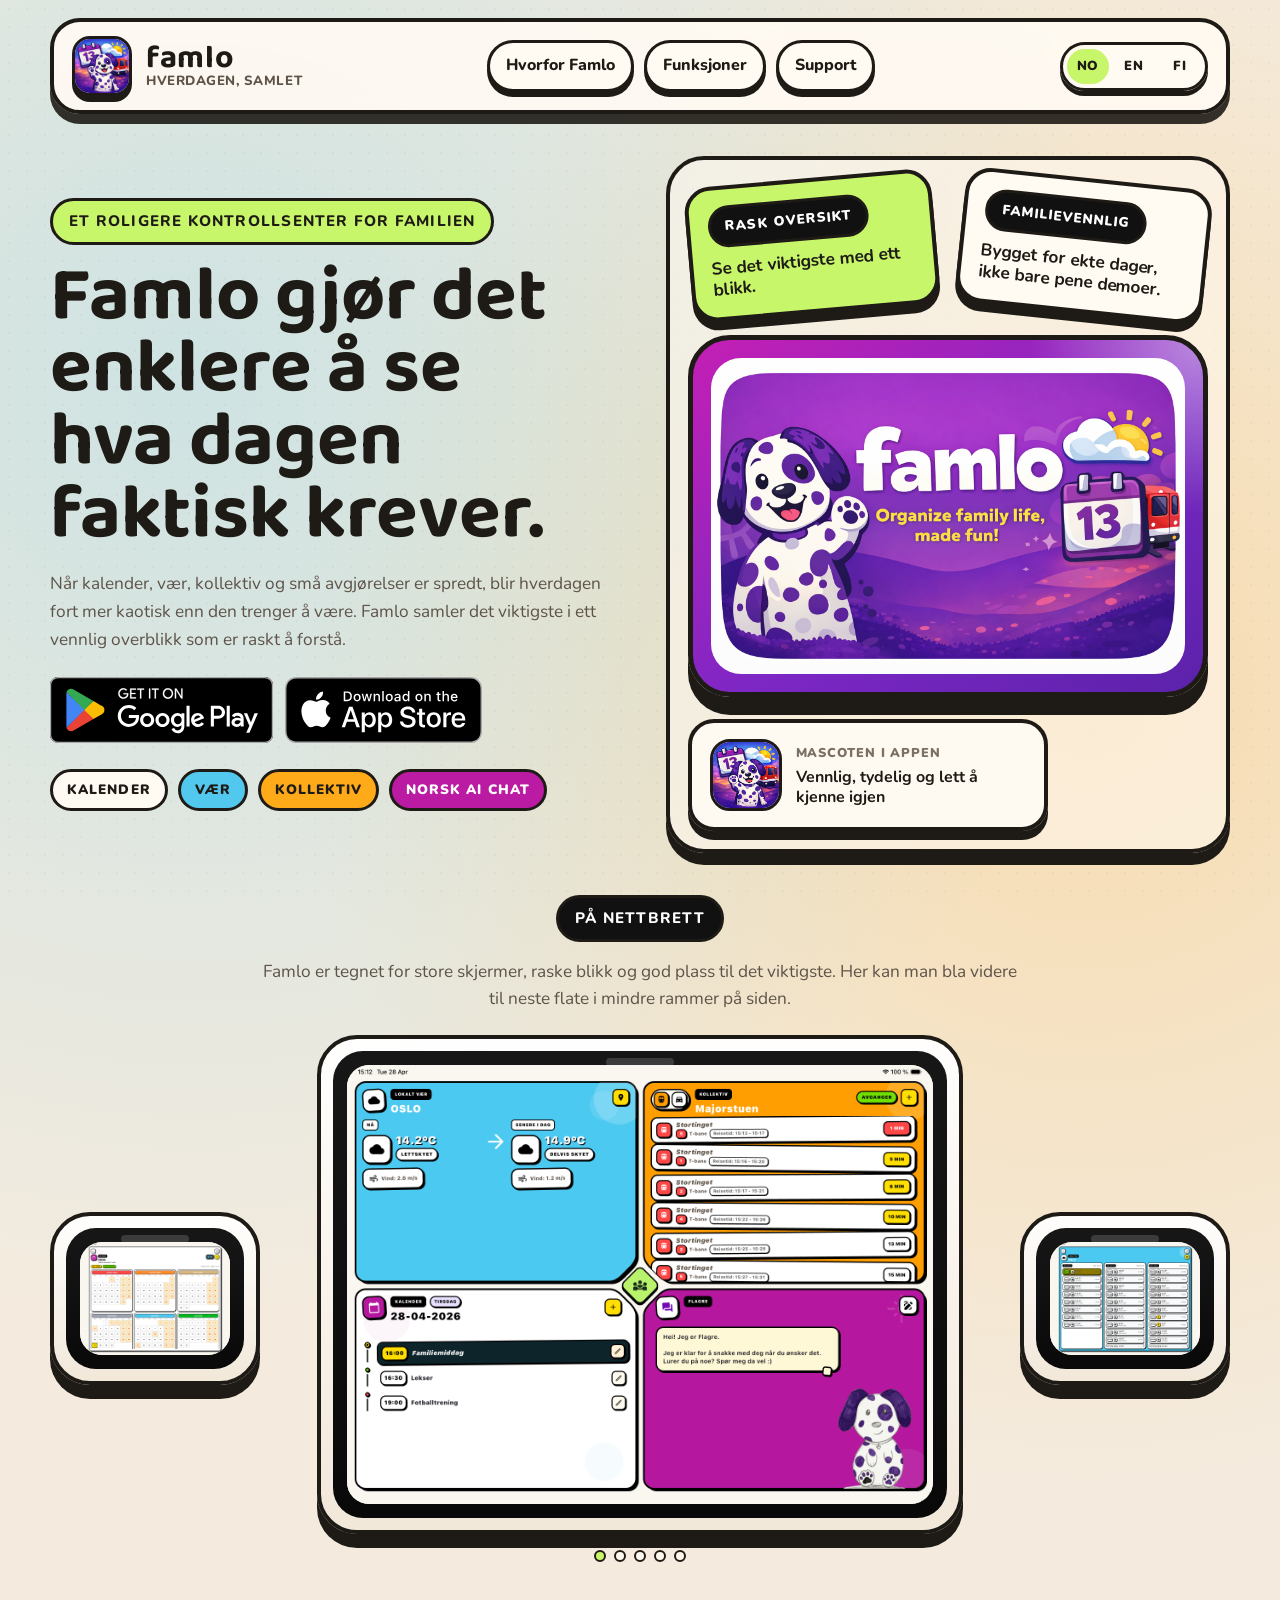
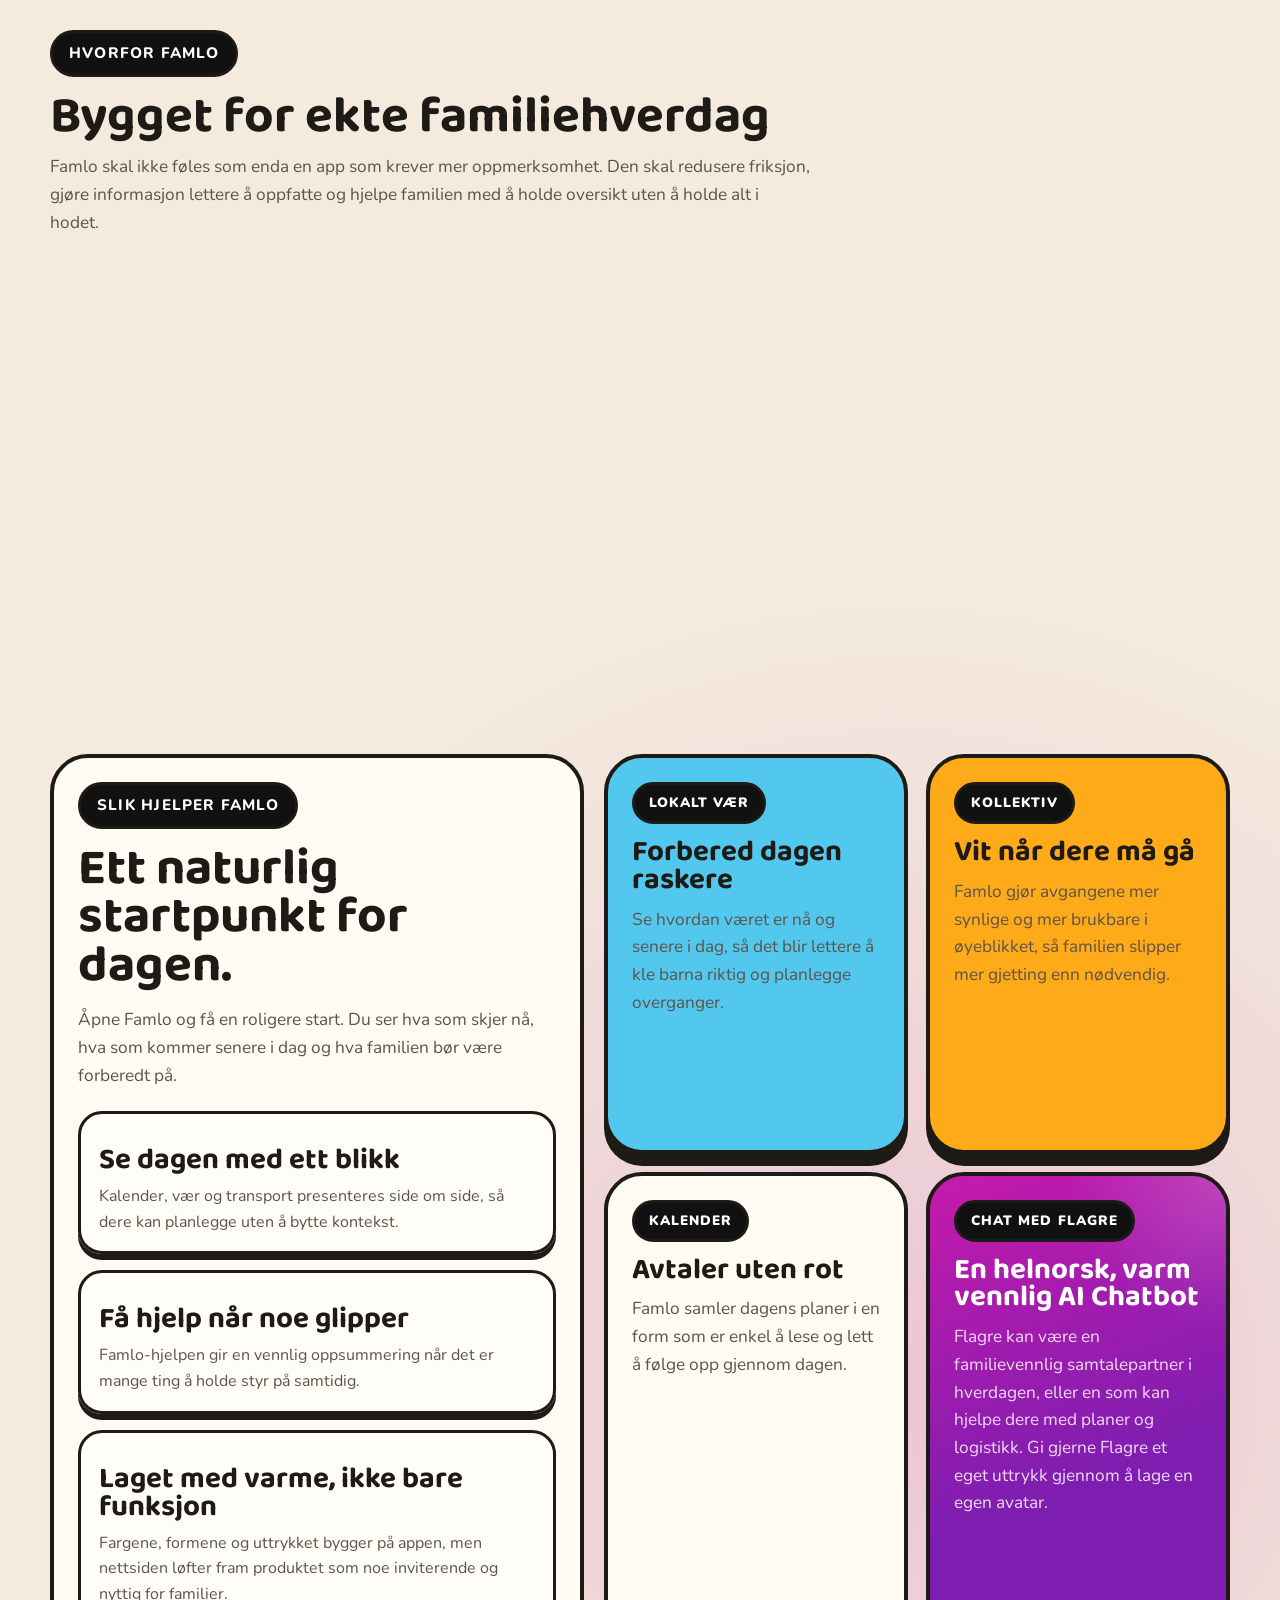
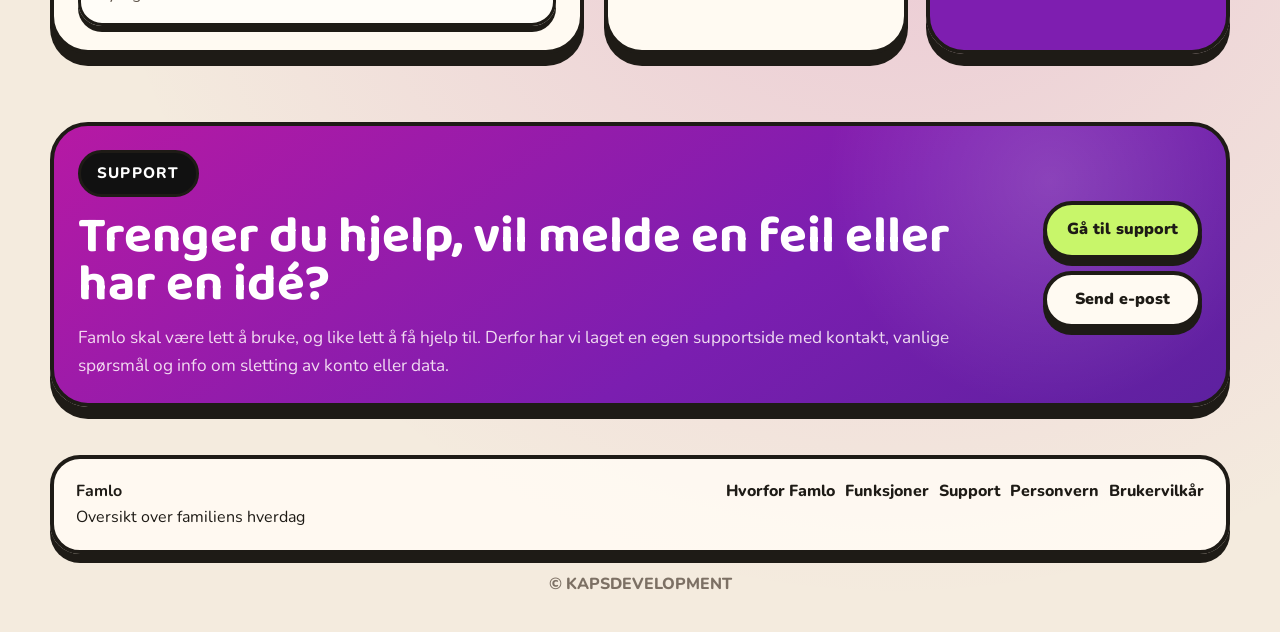
<file: index.html>
<!DOCTYPE html>
<html lang="nb">
  <head>
    <meta charset="UTF-8" />
    <meta name="viewport" content="width=device-width, initial-scale=1.0" />
    <title>Famlo | Oversikt over familiens hverdag</title>
    <meta
      name="description"
      content="Famlo er en norsk familieapp som samler kalender, vær, kollektiv og en vennlig AI-chat i ett tydelig overblikk for hverdagen."
    />
    <meta name="robots" content="index, follow, max-image-preview:large" />
    <meta name="theme-color" content="#c8f359" />
    <link rel="canonical" href="https://famlo.no/" />
    <link rel="alternate" hreflang="nb" href="https://famlo.no/" />
    <link rel="alternate" hreflang="en" href="https://famlo.no/en/" />
    <link rel="alternate" hreflang="fi" href="https://famlo.no/fi/" />
    <link rel="alternate" hreflang="x-default" href="https://famlo.no/" />
    <link rel="icon" href="/favicon.ico" sizes="any" />
    <link rel="icon" type="image/png" sizes="192x192" href="/assets/icons/icon-192.png" />
    <link rel="apple-touch-icon" href="/apple-touch-icon.png" />
    <link rel="manifest" href="/site.webmanifest" />
    <meta property="og:site_name" content="Famlo" />
    <meta property="og:type" content="website" />
    <meta property="og:locale" content="nb_NO" />
    <meta property="og:title" content="Famlo | Oversikt over familiens hverdag" />
    <meta
      property="og:description"
      content="En norsk familieapp for kalender, vær, kollektiv og varm AI-hjelp i hverdagen."
    />
    <meta property="og:url" content="https://famlo.no/" />
    <meta property="og:image" content="https://famlo.no/assets/images/famlo_promo.png" />
    <meta name="twitter:card" content="summary_large_image" />
    <meta name="twitter:title" content="Famlo | Oversikt over familiens hverdag" />
    <meta
      name="twitter:description"
      content="En norsk familieapp for kalender, vær, kollektiv og varm AI-hjelp i hverdagen."
    />
    <meta name="twitter:image" content="https://famlo.no/assets/images/famlo_promo.png" />
    <link rel="preconnect" href="https://fonts.googleapis.com" />
    <link rel="preconnect" href="https://fonts.gstatic.com" crossorigin />
    <link
      href="https://fonts.googleapis.com/css2?family=Baloo+2:wght@600;700;800&amp;family=Nunito:wght@500;700;800&amp;display=swap"
      rel="stylesheet"
    />
    <link rel="stylesheet" href="./styles.css" />
    <script type="application/ld+json">
      {
        "@context": "https://schema.org",
        "@graph": [
          {
            "@type": "Organization",
            "@id": "https://kapsdevelopment.com/#organization",
            "name": "KAPSDEVELOPMENT",
            "url": "https://kapsdevelopment.com/"
          },
          {
            "@type": "WebSite",
            "@id": "https://famlo.no/#website",
            "url": "https://famlo.no/",
            "name": "Famlo",
            "inLanguage": "nb-NO",
            "publisher": {
              "@id": "https://kapsdevelopment.com/#organization"
            }
          },
          {
            "@type": "WebPage",
            "@id": "https://famlo.no/#webpage",
            "url": "https://famlo.no/",
            "name": "Famlo | Oversikt over familiens hverdag",
            "description": "Famlo er en norsk familieapp som samler kalender, vær, kollektiv og en vennlig AI-chat i ett tydelig overblikk for hverdagen.",
            "isPartOf": {
              "@id": "https://famlo.no/#website"
            },
            "about": {
              "@type": "SoftwareApplication",
              "name": "Famlo",
              "applicationCategory": "LifestyleApplication",
              "operatingSystem": "Android, iOS, iPadOS",
              "description": "Famlo hjelper familier med kalender, vær, kollektiv, hverdagsoversikt og en norsk AI-chat med Flagre.",
              "url": "https://famlo.no/",
              "image": "https://famlo.no/assets/images/famlo_app_ikon.png",
              "sameAs": [
                "https://play.google.com/store/apps/details?id=com.kapsdevelopment.famlo&pcampaignid=web_share",
                "https://apps.apple.com/us/app/famlo/id6762027935"
              ]
            },
            "inLanguage": "nb-NO"
          }
        ]
      }
    </script>
  </head>
  <body class="page-home">
    <div class="site-noise" aria-hidden="true"></div>

    <header class="site-header">
      <div class="container nav-shell">
        <a class="brand" href="./" aria-label="Famlo hjem">
          <span class="brand-icon">
            <img
              src="./assets/images/famlo_app_ikon.png"
              alt="Famlo ikon"
              loading="eager"
            />
          </span>
          <span class="brand-copy">
            <strong>famlo</strong>
            <small>Hverdagen, samlet</small>
          </span>
        </a>

        <nav class="nav-links" aria-label="Hovednavigasjon">
          <a href="#hvordan">Hvorfor Famlo</a>
          <a href="#funksjoner">Funksjoner</a>
          <a href="./support/">Support</a>
        </nav>

        <div class="language-switcher" aria-label="Velg språk">
          <a class="is-active" href="./" aria-current="true">NO</a>
          <a href="./en/">EN</a>
          <a href="./fi/">FI</a>
        </div>
      </div>
    </header>

    <main>
      <section class="section hero-section">
        <div class="container hero-grid">
          <div class="hero-copy reveal">
            <span class="eyebrow lime">Et roligere kontrollsenter for familien</span>
            <h1>Famlo gjør det enklere å se hva dagen faktisk krever.</h1>
            <p class="hero-lead">
              Når kalender, vær, kollektiv og små avgjørelser er spredt, blir
              hverdagen fort mer kaotisk enn den trenger å være. Famlo samler det
              viktigste i ett vennlig overblikk som er raskt å forstå.
            </p>

            <div class="cta-row">
              <a
                class="store-badge-link"
                href="https://play.google.com/store/apps/details?id=com.kapsdevelopment.famlo&amp;pcampaignid=web_share"
                target="_blank"
                rel="noopener noreferrer"
                aria-label="Last ned Famlo på Google Play"
              >
                <img
                  src="./assets/store-badges/google-play-en.svg"
                  alt="Get it on Google Play"
                  loading="eager"
                />
              </a>
              <a
                class="store-badge-link"
                href="https://apps.apple.com/us/app/famlo/id6762027935"
                target="_blank"
                rel="noopener noreferrer"
                aria-label="Last ned Famlo på App Store"
              >
                <img
                  src="./assets/store-badges/app-store-en.svg"
                  alt="Download on the App Store"
                  loading="eager"
                />
              </a>
            </div>

            <div class="hero-chip-row" aria-label="Famlo nøkkelpunkter">
              <span class="hero-chip">Kalender</span>
              <span class="hero-chip blue">Vær</span>
              <span class="hero-chip orange">Kollektiv</span>
              <span class="hero-chip purple">Norsk AI chat</span>
            </div>
          </div>

          <div class="hero-visual reveal">
            <div class="visual-stage">
              <div class="visual-callouts visual-callouts-top">
                <div class="sticker-card lime tilt-left">
                  <span class="sticker-label">RASK OVERSIKT</span>
                  <strong>Se det viktigste med ett blikk.</strong>
                </div>

                <div class="sticker-card paper tilt-right">
                  <span class="sticker-label">FAMILIEVENNLIG</span>
                  <strong>Bygget for ekte dager, ikke bare pene demoer.</strong>
                </div>
              </div>

              <div class="promo-frame">
                <img
                  src="./assets/images/famlo_promo.png"
                  alt="Famlo promoillustrasjon"
                  loading="eager"
                />
              </div>

              <div class="visual-callouts visual-callouts-bottom">
                <div class="mascot-chip">
                  <img
                    src="./assets/images/famlo_app_ikon.png"
                    alt="Famlo hund"
                    loading="lazy"
                  />
                  <div>
                    <span>Mascoten i appen</span>
                    <strong>Vennlig, tydelig og lett å kjenne igjen</strong>
                  </div>
                </div>
              </div>
            </div>
          </div>
        </div>
      </section>

      <section class="section showcase-section" id="skjermbilder">
        <div class="container">
          <div class="section-heading showcase-heading reveal">
            <span class="eyebrow">På nettbrett</span>
            <p>
              Famlo er tegnet for store skjermer, raske blikk og god plass til det
              viktigste. Her kan man bla videre til neste flate i mindre rammer på
              siden.
            </p>
          </div>

          <div class="showcase-carousel reveal" data-showcase-carousel>
            <button
              class="showcase-side-button showcase-side-button-prev"
              type="button"
              data-showcase-shift="-1"
              aria-label="Vis forrige skjermbilde"
            >
              <div class="tablet-frame tablet-frame-small">
                <div class="tablet-shell">
                  <span class="tablet-camera" aria-hidden="true"></span>
                  <div class="tablet-screen" data-showcase-screen="prev"></div>
                </div>
              </div>
            </button>

            <div class="showcase-main-stage">
              <div class="tablet-frame tablet-frame-large">
                <div class="tablet-shell">
                  <span class="tablet-camera" aria-hidden="true"></span>
                  <div class="tablet-screen" data-showcase-screen="current"></div>
                </div>
              </div>
              <div class="showcase-dots" data-showcase-dots aria-label="Skjermbildevalg"></div>
            </div>

            <button
              class="showcase-side-button showcase-side-button-next"
              type="button"
              data-showcase-shift="1"
              aria-label="Vis neste skjermbilde"
            >
              <div class="tablet-frame tablet-frame-small">
                <div class="tablet-shell">
                  <span class="tablet-camera" aria-hidden="true"></span>
                  <div class="tablet-screen" data-showcase-screen="next"></div>
                </div>
              </div>
            </button>
          </div>
        </div>
      </section>

      <section class="section" id="hvordan">
        <div class="container">
          <div class="section-heading reveal">
            <span class="eyebrow">Hvorfor Famlo</span>
            <h2>Bygget for ekte familiehverdag</h2>
            <p>
              Famlo skal ikke føles som enda en app som krever mer oppmerksomhet.
              Den skal redusere friksjon, gjøre informasjon lettere å oppfatte og
              hjelpe familien med å holde oversikt uten å holde alt i hodet.
            </p>
          </div>

          <div class="value-grid">
            <article class="value-card sky reveal">
              <span class="card-tag">Mindre friksjon</span>
              <h3>Det viktigste først</h3>
              <p>
                Slipp å hoppe mellom flere apper bare for å vite hva som skjer i
                dag, hvordan været blir og hvordan dere kommer dere dit dere skal.
              </p>
            </article>

            <article class="value-card orange reveal">
              <span class="card-tag">Raskt å forstå</span>
              <h3>Tydelig også når det haster</h3>
              <p>
                Store flater, tydelige kontraster og en vennlig visuell stil gjør
                det lettere å lese informasjon raskt i en travel morgen.
              </p>
            </article>

            <article class="value-card paper reveal">
              <span class="card-tag">Samlet flyt</span>
              <h3>Mer oversikt, mindre koordinering</h3>
              <p>
                Når familien deler en tydelig oversikt, blir det enklere å følge
                opp avtaler, planer og små endringer underveis i dagen.
              </p>
            </article>

            <article class="value-card plum reveal">
              <span class="card-tag">Vennlig hjelp</span>
              <h3>Støtte når hodet er fullt</h3>
              <p>
                Famlo er laget for å gi korte oppsummeringer og nyttig hjelp når
                det er mye som skjer samtidig hjemme.
              </p>
            </article>
          </div>
        </div>
      </section>

      <section class="section" id="funksjoner">
        <div class="container feature-layout">
          <article class="story-card reveal">
            <span class="eyebrow">Slik hjelper Famlo</span>
            <h2>Ett naturlig startpunkt for dagen.</h2>
            <p>
              Åpne Famlo og få en roligere start. Du ser hva som skjer nå, hva som
              kommer senere i dag og hva familien bør være forberedt på.
            </p>

            <div class="story-points">
              <div class="story-point">
                <h3>Se dagen med ett blikk</h3>
                <p>
                  Kalender, vær og transport presenteres side om side, så dere kan
                  planlegge uten å bytte kontekst.
                </p>
              </div>

              <div class="story-point">
                <h3>Få hjelp når noe glipper</h3>
                <p>
                  Famlo-hjelpen gir en vennlig oppsummering når det er mange ting å
                  holde styr på samtidig.
                </p>
              </div>

              <div class="story-point">
                <h3>Laget med varme, ikke bare funksjon</h3>
                <p>
                  Fargene, formene og uttrykket bygger på appen, men nettsiden
                  løfter fram produktet som noe inviterende og nyttig for familier.
                </p>
              </div>
            </div>
          </article>

          <div class="dashboard-grid">
            <article class="feature-card sky reveal">
              <span class="feature-label">LOKALT VÆR</span>
              <h3>Forbered dagen raskere</h3>
              <p>
                Se hvordan været er nå og senere i dag, så det blir lettere å kle
                barna riktig og planlegge overganger.
              </p>
            </article>

            <article class="feature-card orange reveal">
              <span class="feature-label">KOLLEKTIV</span>
              <h3>Vit når dere må gå</h3>
              <p>
                Famlo gjør avgangene mer synlige og mer brukbare i øyeblikket, så
                familien slipper mer gjetting enn nødvendig.
              </p>
            </article>

            <article class="feature-card paper reveal">
              <span class="feature-label">KALENDER</span>
              <h3>Avtaler uten rot</h3>
              <p>
                Famlo samler dagens planer i en form som er enkel å lese og lett å
                følge opp gjennom dagen.
              </p>
            </article>

            <article class="feature-card plum reveal">
              <span class="feature-label">CHAT MED FLAGRE</span>
              <h3>En helnorsk, varm vennlig AI Chatbot</h3>
              <p>
                Flagre kan være en familievennlig samtalepartner i hverdagen,
                eller en som kan hjelpe dere med planer og logistikk. Gi gjerne
                Flagre et eget uttrykk gjennom å lage en egen avatar.
              </p>
            </article>
          </div>
        </div>
      </section>

      <section class="section">
        <div class="container">
          <div class="cta-banner reveal">
            <div>
              <span class="eyebrow">Support</span>
              <h2>Trenger du hjelp, vil melde en feil eller har en idé?</h2>
              <p>
                Famlo skal være lett å bruke, og like lett å få hjelp til. Derfor
                har vi laget en egen supportside med kontakt, vanlige spørsmål og
                info om sletting av konto eller data.
              </p>
            </div>

            <div class="cta-stack">
              <a class="button button-primary" href="./support/">Gå til support</a>
              <a class="button button-secondary" href="mailto:contact@kapsdevelopment.com">
                Send e-post
              </a>
            </div>
          </div>
        </div>
      </section>
    </main>

    <footer class="site-footer">
      <div class="container footer-shell">
        <div>
          <strong>Famlo</strong><br />
          Oversikt over familiens hverdag
        </div>

        <div class="footer-links">
          <a href="#hvordan">Hvorfor Famlo</a>
          <a href="#funksjoner">Funksjoner</a>
          <a href="./support/">Support</a>
          <a href="./privacy/">Personvern</a>
          <a href="./terms/">Brukervilkår</a>
        </div>
      </div>

      <p class="footer-note">
        <a href="https://kapsdevelopment.com">© KAPSDEVELOPMENT</a>
      </p>
    </footer>

    <script src="./script.js"></script>
  </body>
</html>
</file>
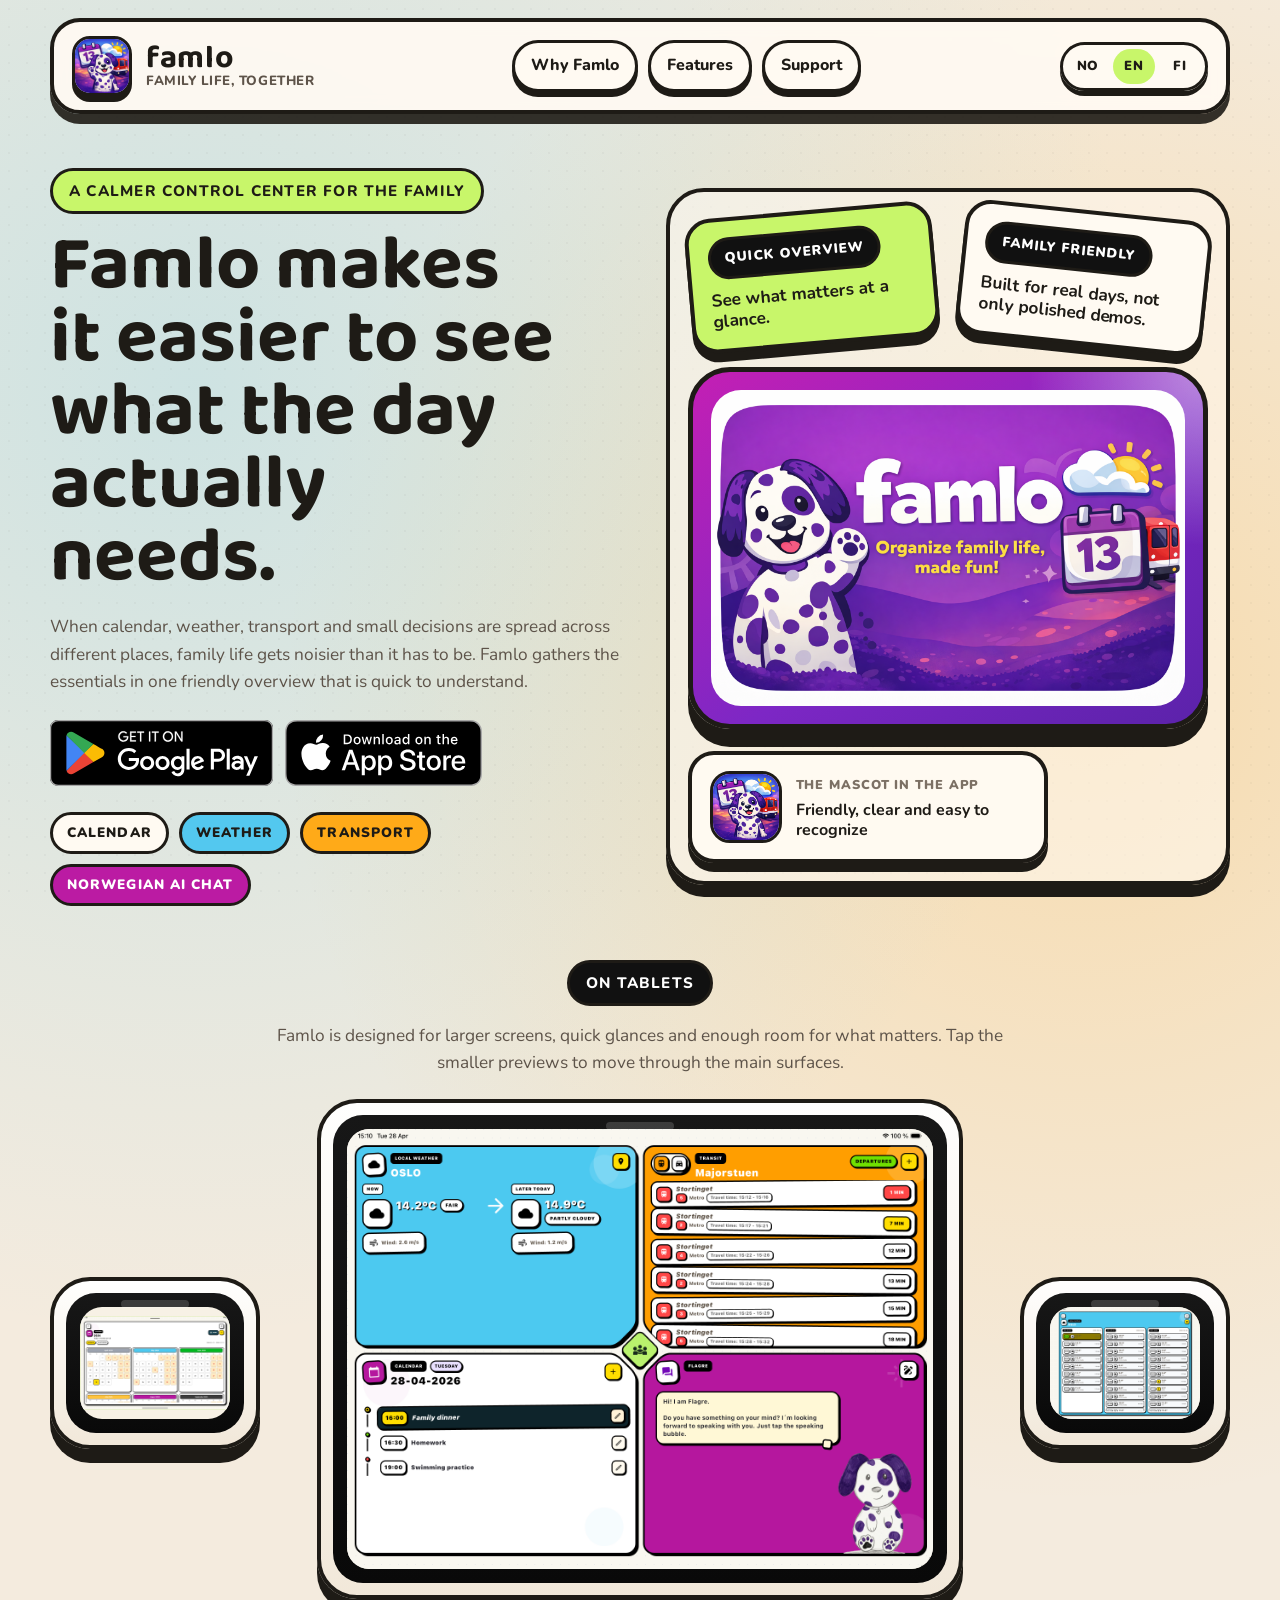
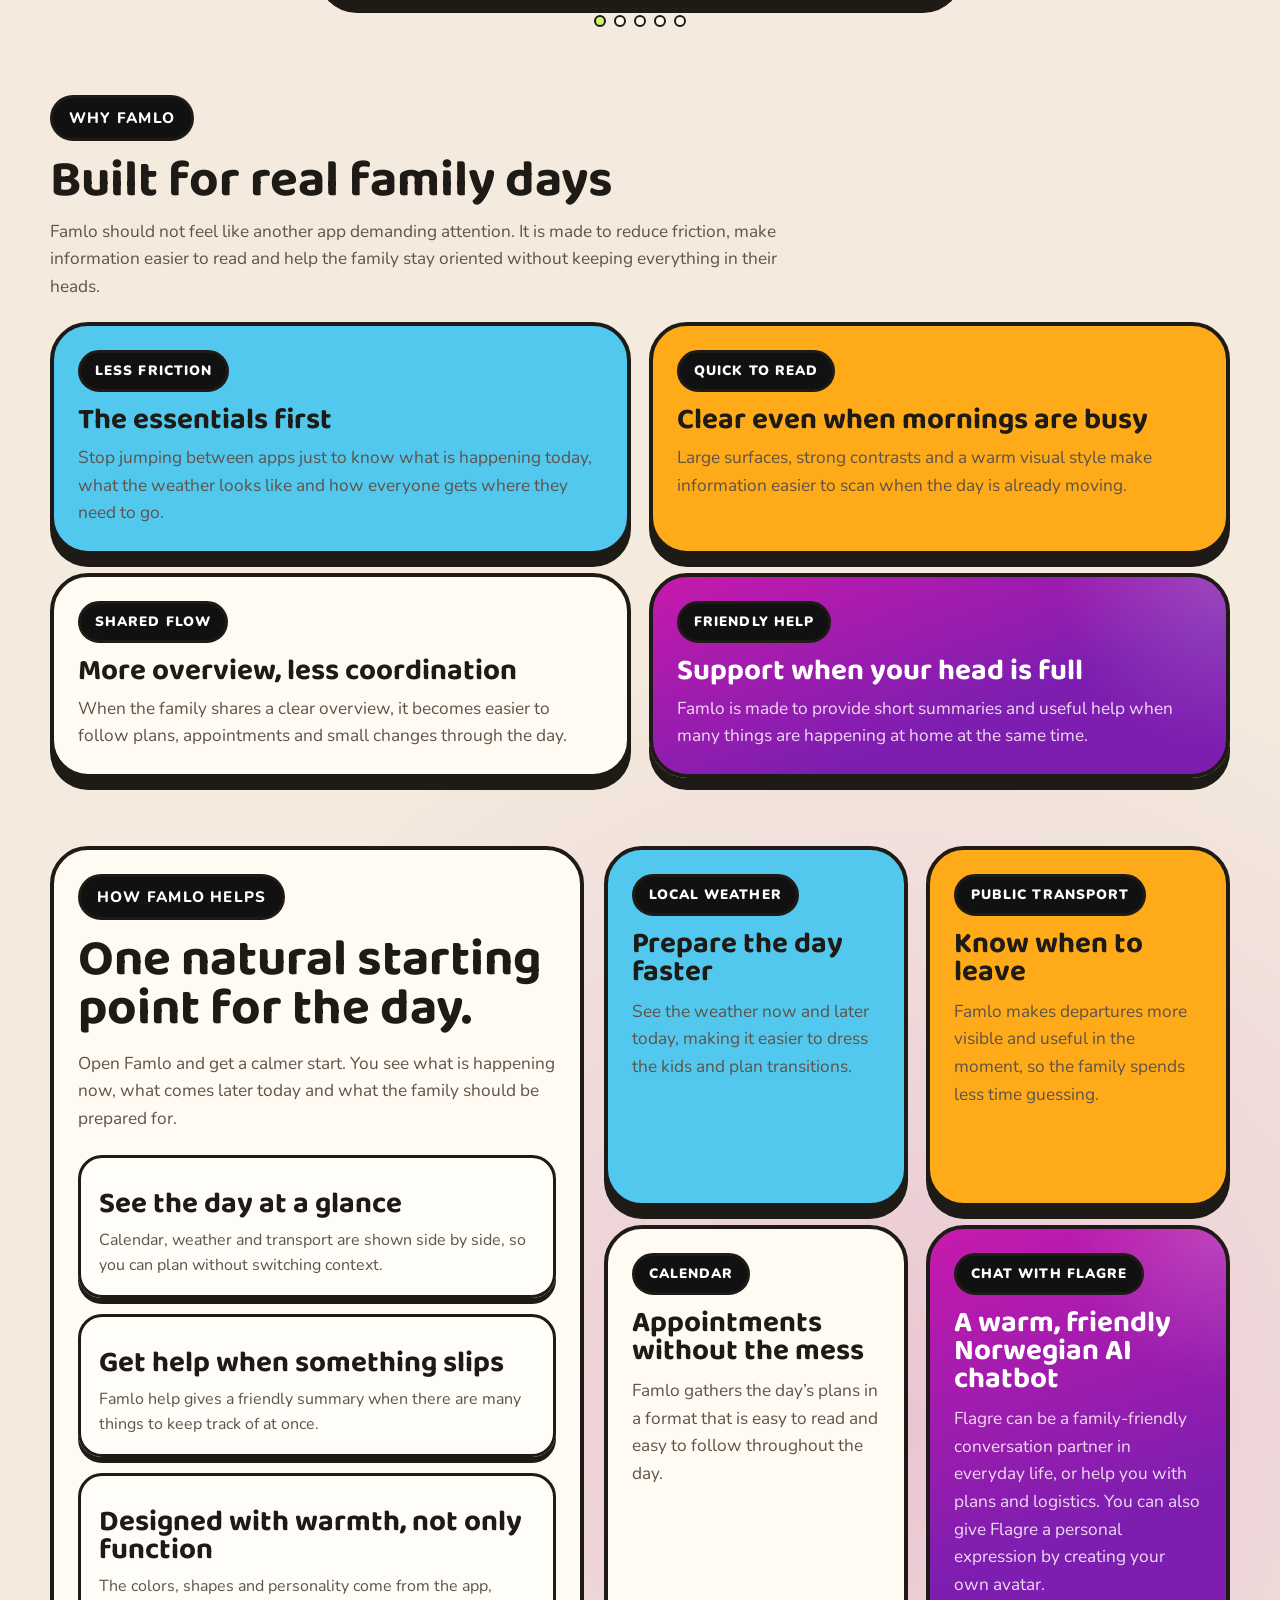
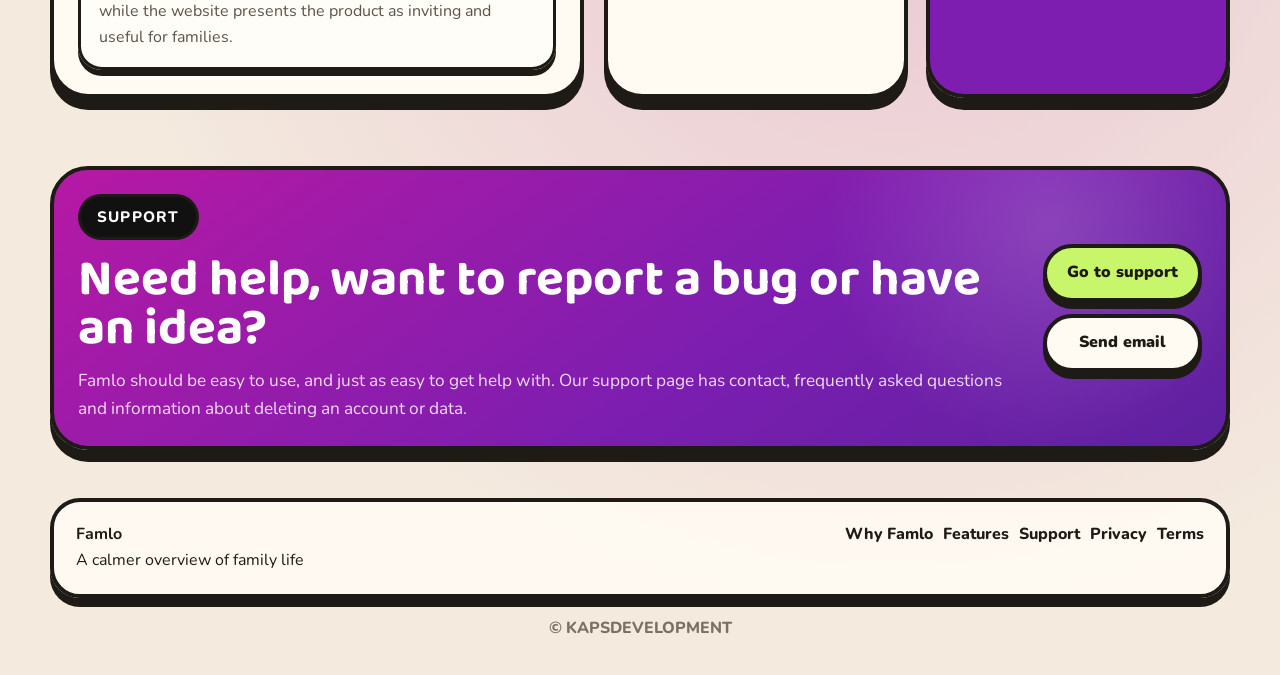
<file: en/index.html>
<!DOCTYPE html>
<html lang="en">
  <head>
    <meta charset="UTF-8" />
    <meta name="viewport" content="width=device-width, initial-scale=1.0" />
    <title>Famlo | A calmer overview of family life</title>
    <meta
      name="description"
      content="Famlo is a family app that brings calendar, weather, public transport and a friendly AI chat into one clear everyday overview."
    />
    <meta name="robots" content="index, follow, max-image-preview:large" />
    <meta name="theme-color" content="#c8f359" />
    <link rel="canonical" href="https://famlo.no/en/" />
    <link rel="alternate" hreflang="nb" href="https://famlo.no/" />
    <link rel="alternate" hreflang="en" href="https://famlo.no/en/" />
    <link rel="alternate" hreflang="fi" href="https://famlo.no/fi/" />
    <link rel="alternate" hreflang="x-default" href="https://famlo.no/" />
    <link rel="icon" href="/favicon.ico" sizes="any" />
    <link rel="icon" type="image/png" sizes="192x192" href="/assets/icons/icon-192.png" />
    <link rel="apple-touch-icon" href="/apple-touch-icon.png" />
    <link rel="manifest" href="/site.webmanifest" />
    <meta property="og:site_name" content="Famlo" />
    <meta property="og:type" content="website" />
    <meta property="og:locale" content="en_US" />
    <meta property="og:title" content="Famlo | A calmer overview of family life" />
    <meta
      property="og:description"
      content="A family app for calendar, weather, public transport and warm AI help in everyday life."
    />
    <meta property="og:url" content="https://famlo.no/en/" />
    <meta property="og:image" content="https://famlo.no/assets/images/famlo_promo.png" />
    <meta name="twitter:card" content="summary_large_image" />
    <meta name="twitter:title" content="Famlo | A calmer overview of family life" />
    <meta
      name="twitter:description"
      content="A family app for calendar, weather, public transport and warm AI help in everyday life."
    />
    <meta name="twitter:image" content="https://famlo.no/assets/images/famlo_promo.png" />
    <link rel="preconnect" href="https://fonts.googleapis.com" />
    <link rel="preconnect" href="https://fonts.gstatic.com" crossorigin />
    <link
      href="https://fonts.googleapis.com/css2?family=Baloo+2:wght@600;700;800&amp;family=Nunito:wght@500;700;800&amp;display=swap"
      rel="stylesheet"
    />
    <link rel="stylesheet" href="../styles.css" />
    <script type="application/ld+json">
      {
        "@context": "https://schema.org",
        "@graph": [
          {
            "@type": "Organization",
            "@id": "https://kapsdevelopment.com/#organization",
            "name": "KAPSDEVELOPMENT",
            "url": "https://kapsdevelopment.com/"
          },
          {
            "@type": "WebSite",
            "@id": "https://famlo.no/en/#website",
            "url": "https://famlo.no/en/",
            "name": "Famlo",
            "inLanguage": "en",
            "publisher": {
              "@id": "https://kapsdevelopment.com/#organization"
            }
          },
          {
            "@type": "WebPage",
            "@id": "https://famlo.no/en/#webpage",
            "url": "https://famlo.no/en/",
            "name": "Famlo | A calmer overview of family life",
            "description": "Famlo is a family app that brings calendar, weather, public transport and a friendly AI chat into one clear everyday overview.",
            "isPartOf": {
              "@id": "https://famlo.no/en/#website"
            },
            "about": {
              "@type": "SoftwareApplication",
              "name": "Famlo",
              "applicationCategory": "LifestyleApplication",
              "operatingSystem": "Android, iOS, iPadOS",
              "description": "Famlo helps families with calendar, weather, public transport, daily overview and a friendly AI chat with Flagre.",
              "url": "https://famlo.no/en/",
              "image": "https://famlo.no/assets/images/famlo_app_ikon.png",
              "sameAs": [
                "https://play.google.com/store/apps/details?id=com.kapsdevelopment.famlo&pcampaignid=web_share",
                "https://apps.apple.com/us/app/famlo/id6762027935"
              ]
            },
            "inLanguage": "en"
          }
        ]
      }
    </script>
  </head>
  <body class="page-home">
    <div class="site-noise" aria-hidden="true"></div>

    <header class="site-header">
      <div class="container nav-shell">
        <a class="brand" href="./" aria-label="Famlo home">
          <span class="brand-icon">
            <img src="../assets/images/famlo_app_ikon.png" alt="Famlo icon" loading="eager" />
          </span>
          <span class="brand-copy">
            <strong>famlo</strong>
            <small>Family life, together</small>
          </span>
        </a>

        <nav class="nav-links" aria-label="Main navigation">
          <a href="#why">Why Famlo</a>
          <a href="#features">Features</a>
          <a href="./support/">Support</a>
        </nav>

        <div class="language-switcher" aria-label="Choose language">
          <a href="../">NO</a>
          <a class="is-active" href="./" aria-current="true">EN</a>
          <a href="../fi/">FI</a>
        </div>
      </div>
    </header>

    <main>
      <section class="section hero-section">
        <div class="container hero-grid">
          <div class="hero-copy reveal">
            <span class="eyebrow lime">A calmer control center for the family</span>
            <h1>Famlo makes it easier to see what the day actually needs.</h1>
            <p class="hero-lead">
              When calendar, weather, transport and small decisions are spread
              across different places, family life gets noisier than it has to be.
              Famlo gathers the essentials in one friendly overview that is quick
              to understand.
            </p>

            <div class="cta-row">
              <a
                class="store-badge-link"
                href="https://play.google.com/store/apps/details?id=com.kapsdevelopment.famlo&amp;pcampaignid=web_share"
                target="_blank"
                rel="noopener noreferrer"
                aria-label="Get Famlo on Google Play"
              >
                <img src="../assets/store-badges/google-play-en.svg" alt="Get it on Google Play" loading="eager" />
              </a>
              <a
                class="store-badge-link"
                href="https://apps.apple.com/us/app/famlo/id6762027935"
                target="_blank"
                rel="noopener noreferrer"
                aria-label="Download Famlo on the App Store"
              >
                <img src="../assets/store-badges/app-store-en.svg" alt="Download on the App Store" loading="eager" />
              </a>
            </div>

            <div class="hero-chip-row" aria-label="Famlo key points">
              <span class="hero-chip">Calendar</span>
              <span class="hero-chip blue">Weather</span>
              <span class="hero-chip orange">Transport</span>
              <span class="hero-chip purple">Norwegian AI chat</span>
            </div>
          </div>

          <div class="hero-visual reveal">
            <div class="visual-stage">
              <div class="visual-callouts visual-callouts-top">
                <div class="sticker-card lime tilt-left">
                  <span class="sticker-label">QUICK OVERVIEW</span>
                  <strong>See what matters at a glance.</strong>
                </div>

                <div class="sticker-card paper tilt-right">
                  <span class="sticker-label">FAMILY FRIENDLY</span>
                  <strong>Built for real days, not only polished demos.</strong>
                </div>
              </div>

              <div class="promo-frame">
                <img src="../assets/images/famlo_promo.png" alt="Famlo promotional illustration" loading="eager" />
              </div>

              <div class="visual-callouts visual-callouts-bottom">
                <div class="mascot-chip">
                  <img src="../assets/images/famlo_app_ikon.png" alt="Famlo mascot" loading="lazy" />
                  <div>
                    <span>The mascot in the app</span>
                    <strong>Friendly, clear and easy to recognize</strong>
                  </div>
                </div>
              </div>
            </div>
          </div>
        </div>
      </section>

      <section class="section showcase-section" id="screenshots">
        <div class="container">
          <div class="section-heading showcase-heading reveal">
            <span class="eyebrow">On tablets</span>
            <p>
              Famlo is designed for larger screens, quick glances and enough room
              for what matters. Tap the smaller previews to move through the main
              surfaces.
            </p>
          </div>

          <div class="showcase-carousel reveal" data-showcase-carousel>
            <button class="showcase-side-button showcase-side-button-prev" type="button" data-showcase-shift="-1" aria-label="Show previous screenshot">
              <div class="tablet-frame tablet-frame-small">
                <div class="tablet-shell">
                  <span class="tablet-camera" aria-hidden="true"></span>
                  <div class="tablet-screen" data-showcase-screen="prev"></div>
                </div>
              </div>
            </button>

            <div class="showcase-main-stage">
              <div class="tablet-frame tablet-frame-large">
                <div class="tablet-shell">
                  <span class="tablet-camera" aria-hidden="true"></span>
                  <div class="tablet-screen" data-showcase-screen="current"></div>
                </div>
              </div>
              <div class="showcase-dots" data-showcase-dots aria-label="Screenshot selector"></div>
            </div>

            <button class="showcase-side-button showcase-side-button-next" type="button" data-showcase-shift="1" aria-label="Show next screenshot">
              <div class="tablet-frame tablet-frame-small">
                <div class="tablet-shell">
                  <span class="tablet-camera" aria-hidden="true"></span>
                  <div class="tablet-screen" data-showcase-screen="next"></div>
                </div>
              </div>
            </button>
          </div>
        </div>
      </section>

      <section class="section" id="why">
        <div class="container">
          <div class="section-heading reveal">
            <span class="eyebrow">Why Famlo</span>
            <h2>Built for real family days</h2>
            <p>
              Famlo should not feel like another app demanding attention. It is
              made to reduce friction, make information easier to read and help the
              family stay oriented without keeping everything in their heads.
            </p>
          </div>

          <div class="value-grid">
            <article class="value-card sky reveal">
              <span class="card-tag">Less friction</span>
              <h3>The essentials first</h3>
              <p>
                Stop jumping between apps just to know what is happening today,
                what the weather looks like and how everyone gets where they need
                to go.
              </p>
            </article>

            <article class="value-card orange reveal">
              <span class="card-tag">Quick to read</span>
              <h3>Clear even when mornings are busy</h3>
              <p>
                Large surfaces, strong contrasts and a warm visual style make
                information easier to scan when the day is already moving.
              </p>
            </article>

            <article class="value-card paper reveal">
              <span class="card-tag">Shared flow</span>
              <h3>More overview, less coordination</h3>
              <p>
                When the family shares a clear overview, it becomes easier to
                follow plans, appointments and small changes through the day.
              </p>
            </article>

            <article class="value-card plum reveal">
              <span class="card-tag">Friendly help</span>
              <h3>Support when your head is full</h3>
              <p>
                Famlo is made to provide short summaries and useful help when many
                things are happening at home at the same time.
              </p>
            </article>
          </div>
        </div>
      </section>

      <section class="section" id="features">
        <div class="container feature-layout">
          <article class="story-card reveal">
            <span class="eyebrow">How Famlo helps</span>
            <h2>One natural starting point for the day.</h2>
            <p>
              Open Famlo and get a calmer start. You see what is happening now,
              what comes later today and what the family should be prepared for.
            </p>

            <div class="story-points">
              <div class="story-point">
                <h3>See the day at a glance</h3>
                <p>
                  Calendar, weather and transport are shown side by side, so you
                  can plan without switching context.
                </p>
              </div>

              <div class="story-point">
                <h3>Get help when something slips</h3>
                <p>
                  Famlo help gives a friendly summary when there are many things
                  to keep track of at once.
                </p>
              </div>

              <div class="story-point">
                <h3>Designed with warmth, not only function</h3>
                <p>
                  The colors, shapes and personality come from the app, while the
                  website presents the product as inviting and useful for families.
                </p>
              </div>
            </div>
          </article>

          <div class="dashboard-grid">
            <article class="feature-card sky reveal">
              <span class="feature-label">LOCAL WEATHER</span>
              <h3>Prepare the day faster</h3>
              <p>
                See the weather now and later today, making it easier to dress the
                kids and plan transitions.
              </p>
            </article>

            <article class="feature-card orange reveal">
              <span class="feature-label">PUBLIC TRANSPORT</span>
              <h3>Know when to leave</h3>
              <p>
                Famlo makes departures more visible and useful in the moment, so
                the family spends less time guessing.
              </p>
            </article>

            <article class="feature-card paper reveal">
              <span class="feature-label">CALENDAR</span>
              <h3>Appointments without the mess</h3>
              <p>
                Famlo gathers the day’s plans in a format that is easy to read and
                easy to follow throughout the day.
              </p>
            </article>

            <article class="feature-card plum reveal">
              <span class="feature-label">CHAT WITH FLAGRE</span>
              <h3>A warm, friendly Norwegian AI chatbot</h3>
              <p>
                Flagre can be a family-friendly conversation partner in everyday
                life, or help you with plans and logistics. You can also give
                Flagre a personal expression by creating your own avatar.
              </p>
            </article>
          </div>
        </div>
      </section>

      <section class="section">
        <div class="container">
          <div class="cta-banner reveal">
            <div>
              <span class="eyebrow">Support</span>
              <h2>Need help, want to report a bug or have an idea?</h2>
              <p>
                Famlo should be easy to use, and just as easy to get help with.
                Our support page has contact, frequently asked questions and
                information about deleting an account or data.
              </p>
            </div>

            <div class="cta-stack">
              <a class="button button-primary" href="./support/">Go to support</a>
              <a class="button button-secondary" href="mailto:contact@kapsdevelopment.com">Send email</a>
            </div>
          </div>
        </div>
      </section>
    </main>

    <footer class="site-footer">
      <div class="container footer-shell">
        <div>
          <strong>Famlo</strong><br />
          A calmer overview of family life
        </div>

        <div class="footer-links">
          <a href="#why">Why Famlo</a>
          <a href="#features">Features</a>
          <a href="./support/">Support</a>
          <a href="/en/privacy/">Privacy</a>
          <a href="/en/terms/">Terms</a>
        </div>
      </div>

      <p class="footer-note">
        <a href="https://kapsdevelopment.com">© KAPSDEVELOPMENT</a>
      </p>
    </footer>

    <script src="../script.js"></script>
  </body>
</html>
</file>
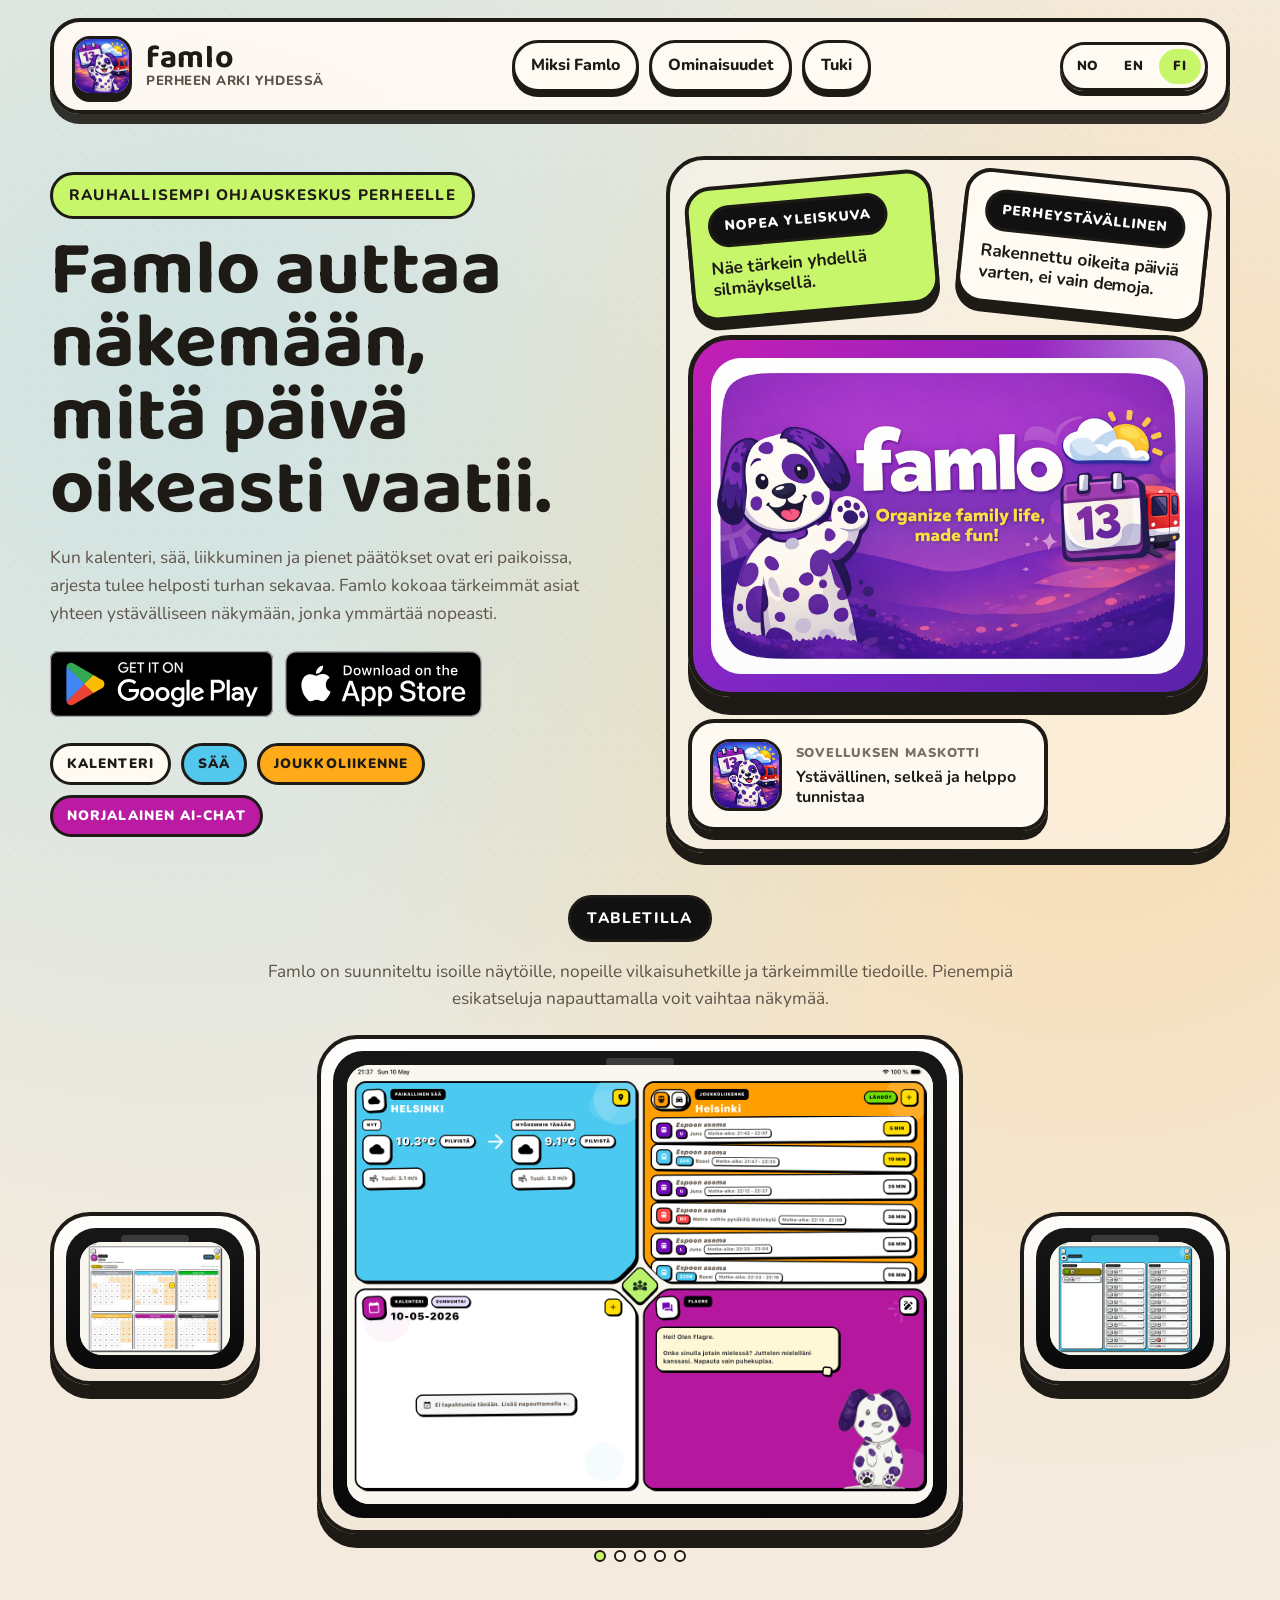
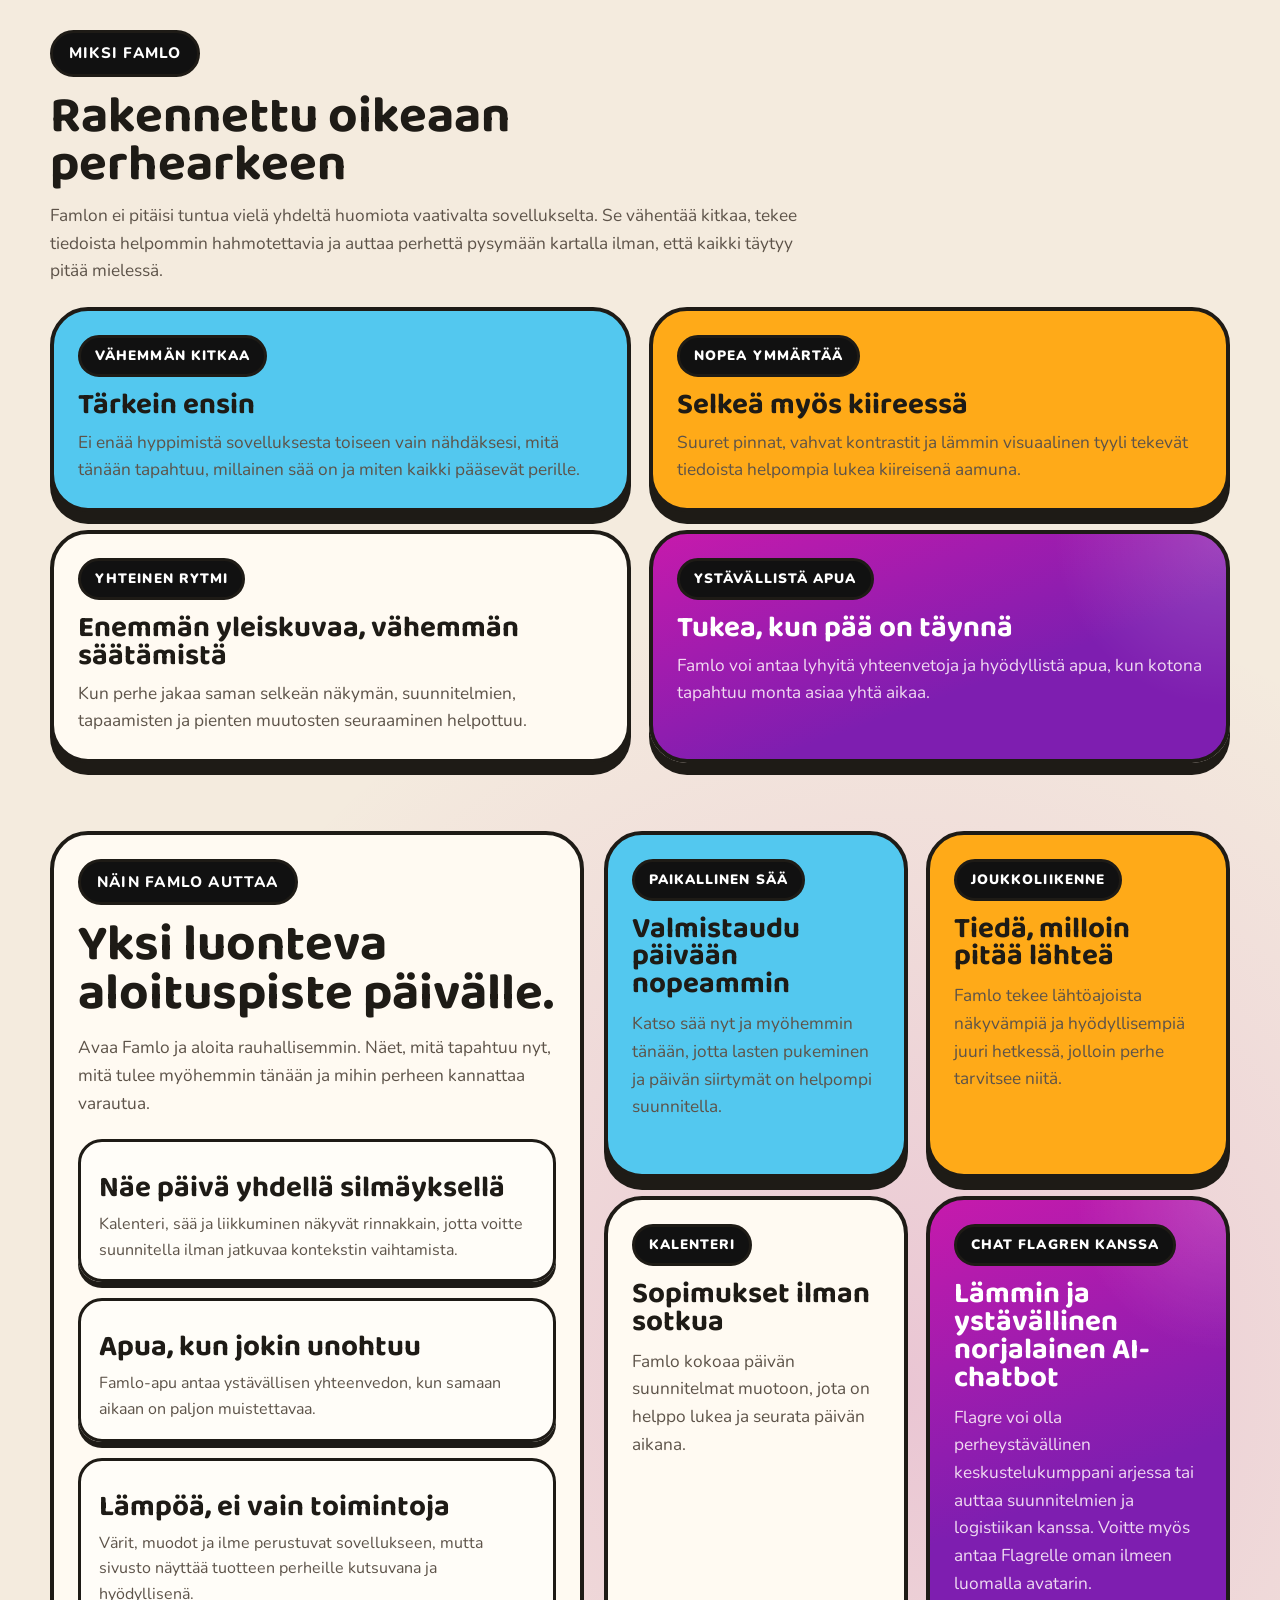
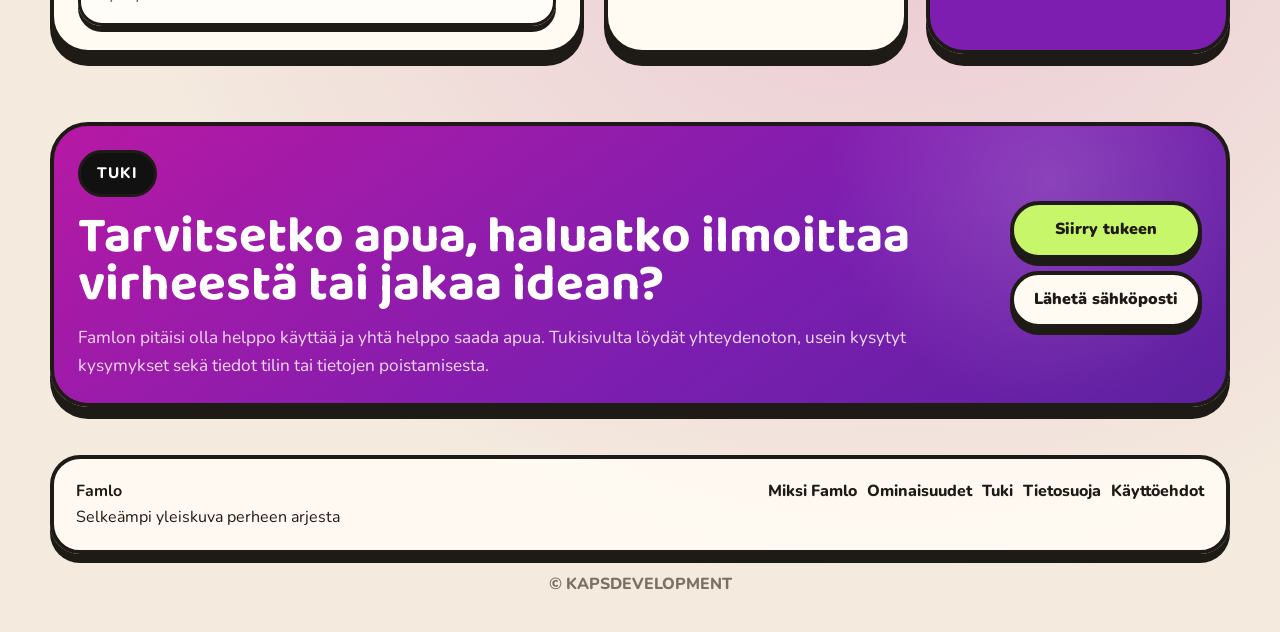
<file: fi/index.html>
<!DOCTYPE html>
<html lang="fi">
  <head>
    <meta charset="UTF-8" />
    <meta name="viewport" content="width=device-width, initial-scale=1.0" />
    <title>Famlo | Selkeämpi yleiskuva perheen arjesta</title>
    <meta
      name="description"
      content="Famlo on perhesovellus, joka kokoaa kalenterin, sään, joukkoliikenteen ja ystävällisen AI-chatin yhteen selkeään arkinäkymään."
    />
    <meta name="robots" content="index, follow, max-image-preview:large" />
    <meta name="theme-color" content="#c8f359" />
    <link rel="canonical" href="https://famlo.no/fi/" />
    <link rel="alternate" hreflang="nb" href="https://famlo.no/" />
    <link rel="alternate" hreflang="en" href="https://famlo.no/en/" />
    <link rel="alternate" hreflang="fi" href="https://famlo.no/fi/" />
    <link rel="alternate" hreflang="x-default" href="https://famlo.no/" />
    <link rel="icon" href="/favicon.ico" sizes="any" />
    <link rel="icon" type="image/png" sizes="192x192" href="/assets/icons/icon-192.png" />
    <link rel="apple-touch-icon" href="/apple-touch-icon.png" />
    <link rel="manifest" href="/site.webmanifest" />
    <meta property="og:site_name" content="Famlo" />
    <meta property="og:type" content="website" />
    <meta property="og:locale" content="fi_FI" />
    <meta property="og:title" content="Famlo | Selkeämpi yleiskuva perheen arjesta" />
    <meta
      property="og:description"
      content="Perhesovellus kalenterille, säälle, joukkoliikenteelle ja lämpimälle AI-avulle arjessa."
    />
    <meta property="og:url" content="https://famlo.no/fi/" />
    <meta property="og:image" content="https://famlo.no/assets/images/famlo_promo.png" />
    <meta name="twitter:card" content="summary_large_image" />
    <meta name="twitter:title" content="Famlo | Selkeämpi yleiskuva perheen arjesta" />
    <meta
      name="twitter:description"
      content="Perhesovellus kalenterille, säälle, joukkoliikenteelle ja lämpimälle AI-avulle arjessa."
    />
    <meta name="twitter:image" content="https://famlo.no/assets/images/famlo_promo.png" />
    <link rel="preconnect" href="https://fonts.googleapis.com" />
    <link rel="preconnect" href="https://fonts.gstatic.com" crossorigin />
    <link
      href="https://fonts.googleapis.com/css2?family=Baloo+2:wght@600;700;800&amp;family=Nunito:wght@500;700;800&amp;display=swap"
      rel="stylesheet"
    />
    <link rel="stylesheet" href="../styles.css" />
    <script type="application/ld+json">
      {
        "@context": "https://schema.org",
        "@graph": [
          {
            "@type": "Organization",
            "@id": "https://kapsdevelopment.com/#organization",
            "name": "KAPSDEVELOPMENT",
            "url": "https://kapsdevelopment.com/"
          },
          {
            "@type": "WebSite",
            "@id": "https://famlo.no/fi/#website",
            "url": "https://famlo.no/fi/",
            "name": "Famlo",
            "inLanguage": "fi",
            "publisher": {
              "@id": "https://kapsdevelopment.com/#organization"
            }
          },
          {
            "@type": "WebPage",
            "@id": "https://famlo.no/fi/#webpage",
            "url": "https://famlo.no/fi/",
            "name": "Famlo | Selkeämpi yleiskuva perheen arjesta",
            "description": "Famlo on perhesovellus, joka kokoaa kalenterin, sään, joukkoliikenteen ja ystävällisen AI-chatin yhteen selkeään arkinäkymään.",
            "isPartOf": {
              "@id": "https://famlo.no/fi/#website"
            },
            "about": {
              "@type": "SoftwareApplication",
              "name": "Famlo",
              "applicationCategory": "LifestyleApplication",
              "operatingSystem": "Android, iOS, iPadOS",
              "description": "Famlo auttaa perheitä kalenterin, sään, joukkoliikenteen, arjen yleiskuvan ja Flagre-AI-chatin kanssa.",
              "url": "https://famlo.no/fi/",
              "image": "https://famlo.no/assets/images/famlo_app_ikon.png",
              "sameAs": [
                "https://play.google.com/store/apps/details?id=com.kapsdevelopment.famlo&pcampaignid=web_share",
                "https://apps.apple.com/us/app/famlo/id6762027935"
              ]
            },
            "inLanguage": "fi"
          }
        ]
      }
    </script>
  </head>
  <body class="page-home">
    <div class="site-noise" aria-hidden="true"></div>

    <header class="site-header">
      <div class="container nav-shell">
        <a class="brand" href="./" aria-label="Famlo etusivu">
          <span class="brand-icon">
            <img src="../assets/images/famlo_app_ikon.png" alt="Famlo-kuvake" loading="eager" />
          </span>
          <span class="brand-copy">
            <strong>famlo</strong>
            <small>Perheen arki yhdessä</small>
          </span>
        </a>

        <nav class="nav-links" aria-label="Päänavigaatio">
          <a href="#miksi">Miksi Famlo</a>
          <a href="#ominaisuudet">Ominaisuudet</a>
          <a href="./support/">Tuki</a>
        </nav>

        <div class="language-switcher" aria-label="Valitse kieli">
          <a href="../">NO</a>
          <a href="../en/">EN</a>
          <a class="is-active" href="./" aria-current="true">FI</a>
        </div>
      </div>
    </header>

    <main>
      <section class="section hero-section">
        <div class="container hero-grid">
          <div class="hero-copy reveal">
            <span class="eyebrow lime">Rauhallisempi ohjauskeskus perheelle</span>
            <h1>Famlo auttaa näkemään, mitä päivä oikeasti vaatii.</h1>
            <p class="hero-lead">
              Kun kalenteri, sää, liikkuminen ja pienet päätökset ovat eri
              paikoissa, arjesta tulee helposti turhan sekavaa. Famlo kokoaa
              tärkeimmät asiat yhteen ystävälliseen näkymään, jonka ymmärtää nopeasti.
            </p>

            <div class="cta-row">
              <a
                class="store-badge-link"
                href="https://play.google.com/store/apps/details?id=com.kapsdevelopment.famlo&amp;pcampaignid=web_share"
                target="_blank"
                rel="noopener noreferrer"
                aria-label="Lataa Famlo Google Playsta"
              >
                <img src="../assets/store-badges/google-play-en.svg" alt="Get it on Google Play" loading="eager" />
              </a>
              <a
                class="store-badge-link"
                href="https://apps.apple.com/us/app/famlo/id6762027935"
                target="_blank"
                rel="noopener noreferrer"
                aria-label="Lataa Famlo App Storesta"
              >
                <img src="../assets/store-badges/app-store-en.svg" alt="Download on the App Store" loading="eager" />
              </a>
            </div>

            <div class="hero-chip-row" aria-label="Famlo avainkohdat">
              <span class="hero-chip">Kalenteri</span>
              <span class="hero-chip blue">Sää</span>
              <span class="hero-chip orange">Joukkoliikenne</span>
              <span class="hero-chip purple">Norjalainen AI-chat</span>
            </div>
          </div>

          <div class="hero-visual reveal">
            <div class="visual-stage">
              <div class="visual-callouts visual-callouts-top">
                <div class="sticker-card lime tilt-left">
                  <span class="sticker-label">NOPEA YLEISKUVA</span>
                  <strong>Näe tärkein yhdellä silmäyksellä.</strong>
                </div>

                <div class="sticker-card paper tilt-right">
                  <span class="sticker-label">PERHEYSTÄVÄLLINEN</span>
                  <strong>Rakennettu oikeita päiviä varten, ei vain demoja.</strong>
                </div>
              </div>

              <div class="promo-frame">
                <img src="../assets/images/famlo_promo.png" alt="Famlo-mainoskuva" loading="eager" />
              </div>

              <div class="visual-callouts visual-callouts-bottom">
                <div class="mascot-chip">
                  <img src="../assets/images/famlo_app_ikon.png" alt="Famlo-maskotti" loading="lazy" />
                  <div>
                    <span>Sovelluksen maskotti</span>
                    <strong>Ystävällinen, selkeä ja helppo tunnistaa</strong>
                  </div>
                </div>
              </div>
            </div>
          </div>
        </div>
      </section>

      <section class="section showcase-section" id="kuvat">
        <div class="container">
          <div class="section-heading showcase-heading reveal">
            <span class="eyebrow">Tabletilla</span>
            <p>
              Famlo on suunniteltu isoille näytöille, nopeille vilkaisuhetkille ja
              tärkeimmille tiedoille. Pienempiä esikatseluja napauttamalla voit
              vaihtaa näkymää.
            </p>
          </div>

          <div class="showcase-carousel reveal" data-showcase-carousel>
            <button class="showcase-side-button showcase-side-button-prev" type="button" data-showcase-shift="-1" aria-label="Näytä edellinen kuva">
              <div class="tablet-frame tablet-frame-small">
                <div class="tablet-shell">
                  <span class="tablet-camera" aria-hidden="true"></span>
                  <div class="tablet-screen" data-showcase-screen="prev"></div>
                </div>
              </div>
            </button>

            <div class="showcase-main-stage">
              <div class="tablet-frame tablet-frame-large">
                <div class="tablet-shell">
                  <span class="tablet-camera" aria-hidden="true"></span>
                  <div class="tablet-screen" data-showcase-screen="current"></div>
                </div>
              </div>
              <div class="showcase-dots" data-showcase-dots aria-label="Kuvan valinta"></div>
            </div>

            <button class="showcase-side-button showcase-side-button-next" type="button" data-showcase-shift="1" aria-label="Näytä seuraava kuva">
              <div class="tablet-frame tablet-frame-small">
                <div class="tablet-shell">
                  <span class="tablet-camera" aria-hidden="true"></span>
                  <div class="tablet-screen" data-showcase-screen="next"></div>
                </div>
              </div>
            </button>
          </div>
        </div>
      </section>

      <section class="section" id="miksi">
        <div class="container">
          <div class="section-heading reveal">
            <span class="eyebrow">Miksi Famlo</span>
            <h2>Rakennettu oikeaan perhearkeen</h2>
            <p>
              Famlon ei pitäisi tuntua vielä yhdeltä huomiota vaativalta
              sovellukselta. Se vähentää kitkaa, tekee tiedoista helpommin
              hahmotettavia ja auttaa perhettä pysymään kartalla ilman, että kaikki
              täytyy pitää mielessä.
            </p>
          </div>

          <div class="value-grid">
            <article class="value-card sky reveal">
              <span class="card-tag">Vähemmän kitkaa</span>
              <h3>Tärkein ensin</h3>
              <p>
                Ei enää hyppimistä sovelluksesta toiseen vain nähdäksesi, mitä
                tänään tapahtuu, millainen sää on ja miten kaikki pääsevät perille.
              </p>
            </article>

            <article class="value-card orange reveal">
              <span class="card-tag">Nopea ymmärtää</span>
              <h3>Selkeä myös kiireessä</h3>
              <p>
                Suuret pinnat, vahvat kontrastit ja lämmin visuaalinen tyyli
                tekevät tiedoista helpompia lukea kiireisenä aamuna.
              </p>
            </article>

            <article class="value-card paper reveal">
              <span class="card-tag">Yhteinen rytmi</span>
              <h3>Enemmän yleiskuvaa, vähemmän säätämistä</h3>
              <p>
                Kun perhe jakaa saman selkeän näkymän, suunnitelmien, tapaamisten
                ja pienten muutosten seuraaminen helpottuu.
              </p>
            </article>

            <article class="value-card plum reveal">
              <span class="card-tag">Ystävällistä apua</span>
              <h3>Tukea, kun pää on täynnä</h3>
              <p>
                Famlo voi antaa lyhyitä yhteenvetoja ja hyödyllistä apua, kun
                kotona tapahtuu monta asiaa yhtä aikaa.
              </p>
            </article>
          </div>
        </div>
      </section>

      <section class="section" id="ominaisuudet">
        <div class="container feature-layout">
          <article class="story-card reveal">
            <span class="eyebrow">Näin Famlo auttaa</span>
            <h2>Yksi luonteva aloituspiste päivälle.</h2>
            <p>
              Avaa Famlo ja aloita rauhallisemmin. Näet, mitä tapahtuu nyt, mitä
              tulee myöhemmin tänään ja mihin perheen kannattaa varautua.
            </p>

            <div class="story-points">
              <div class="story-point">
                <h3>Näe päivä yhdellä silmäyksellä</h3>
                <p>
                  Kalenteri, sää ja liikkuminen näkyvät rinnakkain, jotta voitte
                  suunnitella ilman jatkuvaa kontekstin vaihtamista.
                </p>
              </div>

              <div class="story-point">
                <h3>Apua, kun jokin unohtuu</h3>
                <p>
                  Famlo-apu antaa ystävällisen yhteenvedon, kun samaan aikaan on
                  paljon muistettavaa.
                </p>
              </div>

              <div class="story-point">
                <h3>Lämpöä, ei vain toimintoja</h3>
                <p>
                  Värit, muodot ja ilme perustuvat sovellukseen, mutta sivusto
                  näyttää tuotteen perheille kutsuvana ja hyödyllisenä.
                </p>
              </div>
            </div>
          </article>

          <div class="dashboard-grid">
            <article class="feature-card sky reveal">
              <span class="feature-label">PAIKALLINEN SÄÄ</span>
              <h3>Valmistaudu päivään nopeammin</h3>
              <p>
                Katso sää nyt ja myöhemmin tänään, jotta lasten pukeminen ja
                päivän siirtymät on helpompi suunnitella.
              </p>
            </article>

            <article class="feature-card orange reveal">
              <span class="feature-label">JOUKKOLIIKENNE</span>
              <h3>Tiedä, milloin pitää lähteä</h3>
              <p>
                Famlo tekee lähtöajoista näkyvämpiä ja hyödyllisempiä juuri
                hetkessä, jolloin perhe tarvitsee niitä.
              </p>
            </article>

            <article class="feature-card paper reveal">
              <span class="feature-label">KALENTERI</span>
              <h3>Sopimukset ilman sotkua</h3>
              <p>
                Famlo kokoaa päivän suunnitelmat muotoon, jota on helppo lukea ja
                seurata päivän aikana.
              </p>
            </article>

            <article class="feature-card plum reveal">
              <span class="feature-label">CHAT FLAGREN KANSSA</span>
              <h3>Lämmin ja ystävällinen norjalainen AI-chatbot</h3>
              <p>
                Flagre voi olla perheystävällinen keskustelukumppani arjessa tai
                auttaa suunnitelmien ja logistiikan kanssa. Voitte myös antaa
                Flagrelle oman ilmeen luomalla avatarin.
              </p>
            </article>
          </div>
        </div>
      </section>

      <section class="section">
        <div class="container">
          <div class="cta-banner reveal">
            <div>
              <span class="eyebrow">Tuki</span>
              <h2>Tarvitsetko apua, haluatko ilmoittaa virheestä tai jakaa idean?</h2>
              <p>
                Famlon pitäisi olla helppo käyttää ja yhtä helppo saada apua.
                Tukisivulta löydät yhteydenoton, usein kysytyt kysymykset sekä
                tiedot tilin tai tietojen poistamisesta.
              </p>
            </div>

            <div class="cta-stack">
              <a class="button button-primary" href="./support/">Siirry tukeen</a>
              <a class="button button-secondary" href="mailto:contact@kapsdevelopment.com">Lähetä sähköposti</a>
            </div>
          </div>
        </div>
      </section>
    </main>

    <footer class="site-footer">
      <div class="container footer-shell">
        <div>
          <strong>Famlo</strong><br />
          Selkeämpi yleiskuva perheen arjesta
        </div>

        <div class="footer-links">
          <a href="#miksi">Miksi Famlo</a>
          <a href="#ominaisuudet">Ominaisuudet</a>
          <a href="./support/">Tuki</a>
          <a href="/fi/privacy/">Tietosuoja</a>
          <a href="/fi/terms/">Käyttöehdot</a>
        </div>
      </div>

      <p class="footer-note">
        <a href="https://kapsdevelopment.com">© KAPSDEVELOPMENT</a>
      </p>
    </footer>

    <script src="../script.js"></script>
  </body>
</html>
</file>
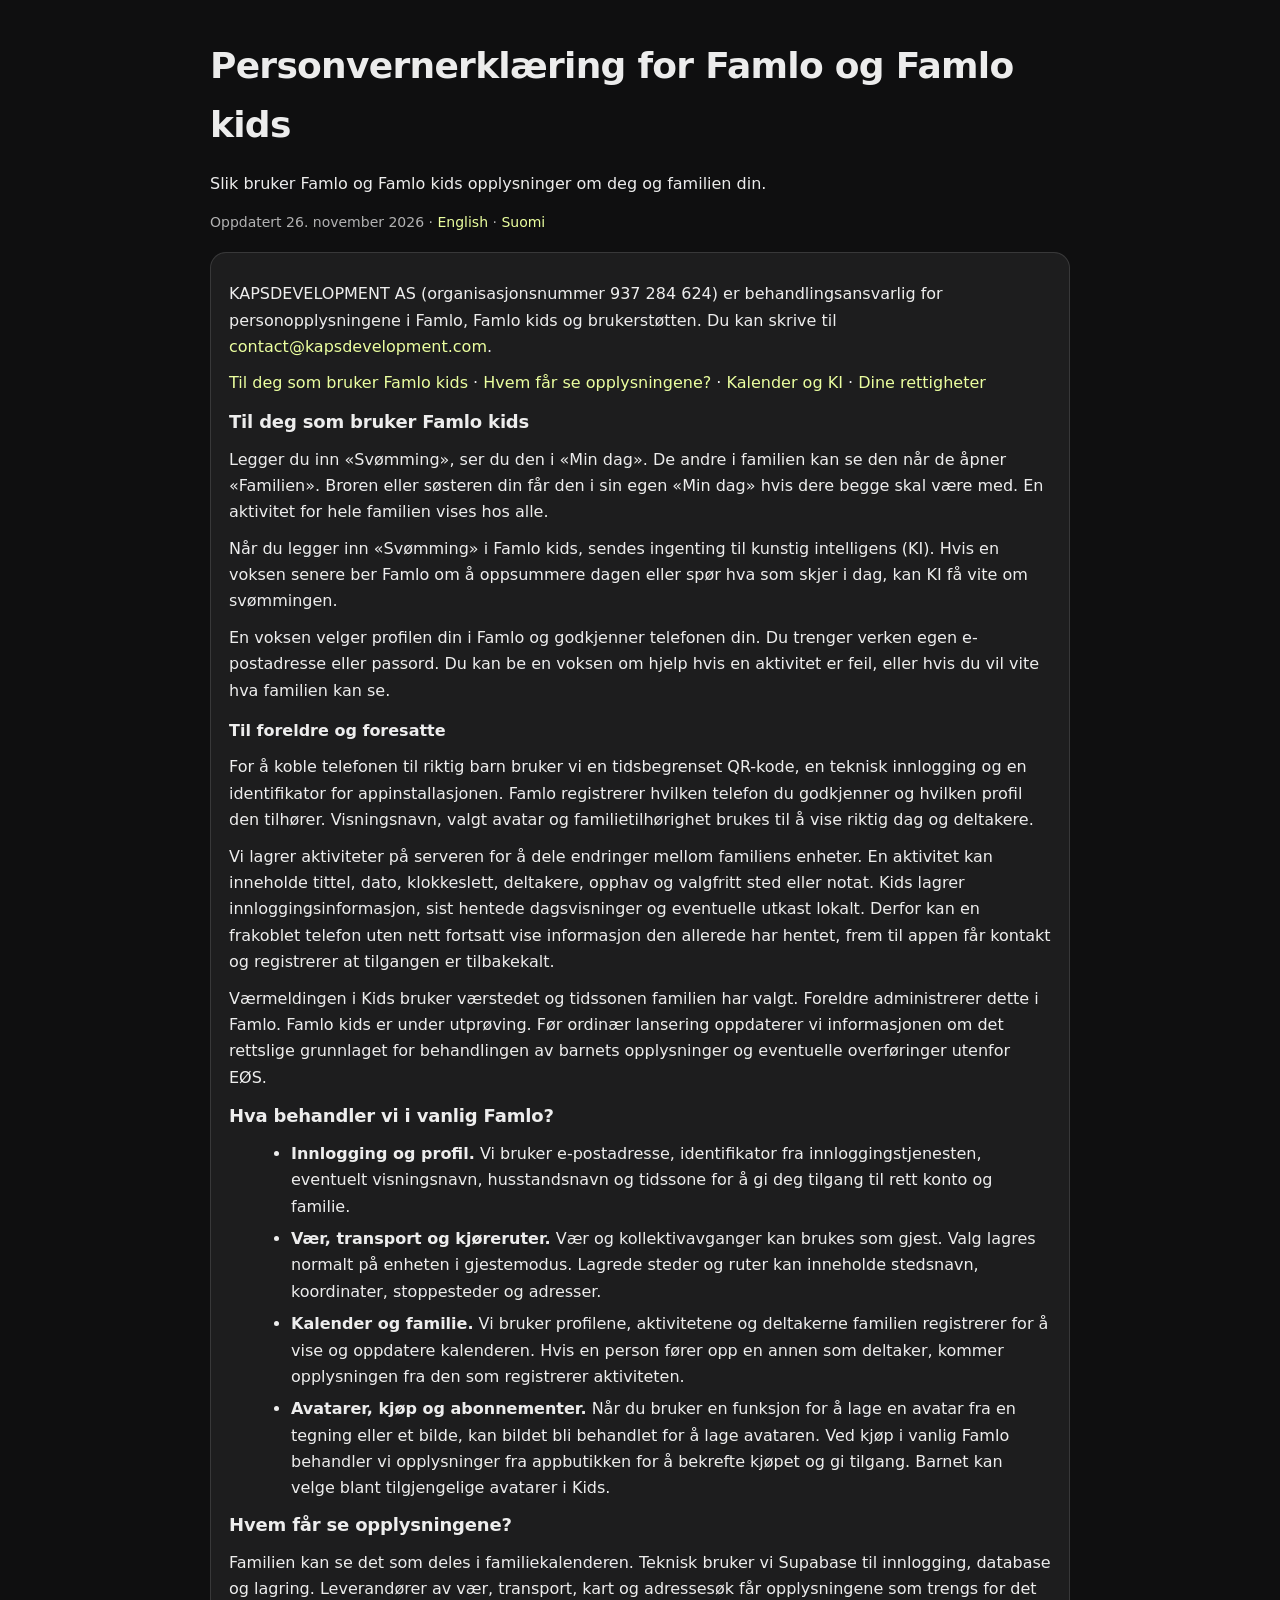
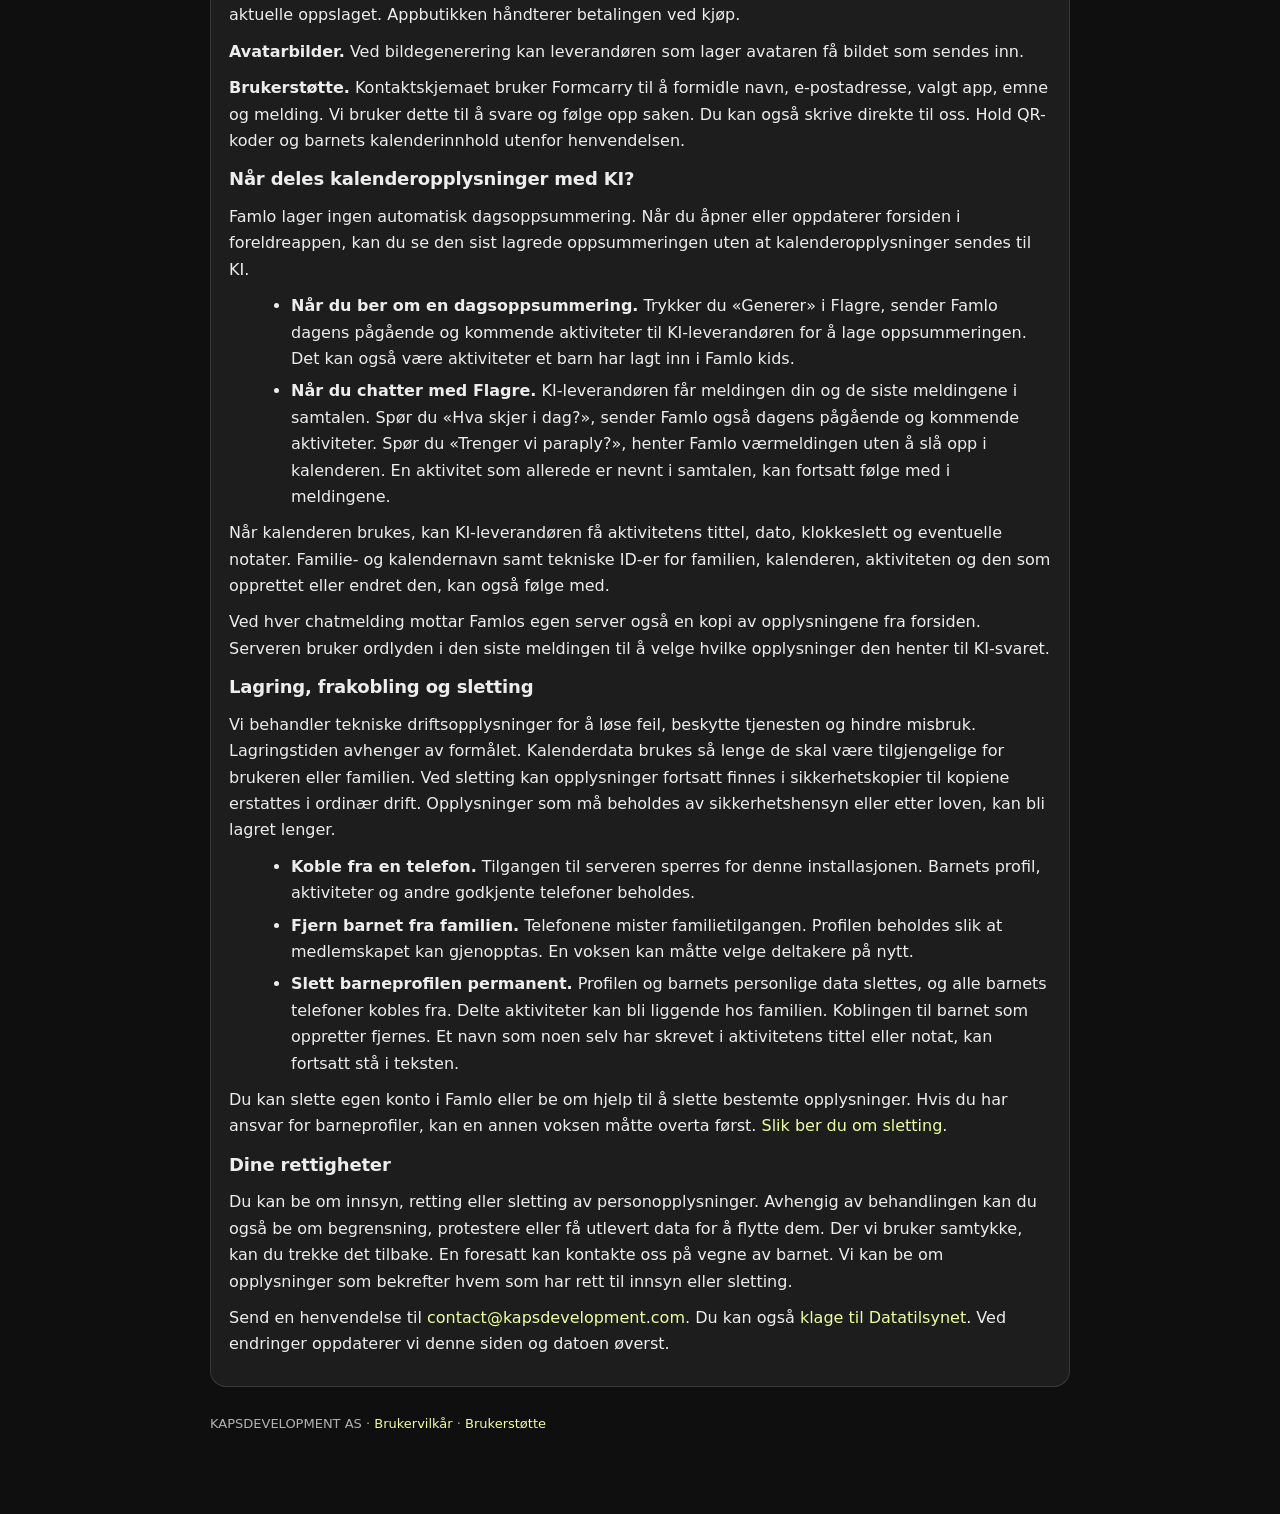
<file: privacy/index.html>
<!doctype html>
<html lang="nb">
<head>
  <meta charset="utf-8" />
  <meta name="viewport" content="width=device-width, initial-scale=1" />
  <meta name="color-scheme" content="dark" />
  <title>Personvernerklæring for Famlo og Famlo kids</title>
  <meta name="description" content="Slik bruker Famlo og Famlo kids opplysninger om deg og familien din." />
  <meta name="robots" content="index, follow" />
  <link rel="canonical" href="https://famlo.no/privacy/" />
  <link rel="alternate" hreflang="nb" href="https://famlo.no/privacy/" />
  <link rel="alternate" hreflang="en" href="https://famlo.no/en/privacy/" />
  <link rel="alternate" hreflang="fi" href="https://famlo.no/fi/privacy/" />
  <link rel="alternate" hreflang="x-default" href="https://famlo.no/privacy/" />
  <link rel="icon" href="/favicon.ico" sizes="any" />
  <link rel="icon" type="image/png" sizes="192x192" href="/assets/icons/icon-192.png" />
  <link rel="apple-touch-icon" href="/apple-touch-icon.png" />
  <link rel="manifest" href="/site.webmanifest" />
  <meta property="og:site_name" content="Famlo" />
  <meta property="og:type" content="article" />
  <meta property="og:locale" content="nb_NO" />
  <meta property="og:title" content="Personvernerklæring for Famlo og Famlo kids" />
  <meta property="og:description" content="Slik bruker Famlo og Famlo kids opplysninger om deg og familien din." />
  <meta property="og:url" content="https://famlo.no/privacy/" />

  <style>
    :root{--bg:#0f0f10;--panel:rgba(255,255,255,0.06);--text:rgba(255,255,255,0.92);--muted:rgba(255,255,255,0.68);--border:rgba(255,255,255,0.12);--accent:#c8f359;--link:#ebff9f;--max:860px;--radius:16px}
    html{background:var(--bg)}
    html,body{min-height:100%}
    body{margin:0;font-family:ui-sans-serif,system-ui,-apple-system,Segoe UI,Roboto,Helvetica,Arial;background:transparent;color:var(--text);line-height:1.65}
    .wrap{max-width:var(--max);margin:0 auto;padding:28px 18px 80px}
    .top{display:flex;gap:14px;align-items:flex-start;justify-content:space-between;flex-wrap:wrap;margin-bottom:18px}
    .brand{display:flex;flex-direction:column;gap:4px}
    .badge,.pill{display:inline-flex;align-items:center;border:1px solid var(--border);background:var(--panel)}
    .badge{gap:10px;padding:10px 12px;border-radius:var(--radius)}
    .dot{width:10px;height:10px;border-radius:999px;background:var(--accent);box-shadow:0 0 0 4px rgba(200,243,89,0.18)}
    h1{font-size:clamp(26px,3.2vw,36px);margin:8px 0 2px;letter-spacing:-0.02em}
    h2{font-size:18px;margin:22px 0 10px;letter-spacing:-0.01em}
    h3{margin:14px 0 6px;font-size:16px}
    p{margin:10px 0}.subtitle,.footer{color:var(--muted)}.subtitle{margin:0;font-size:14px}.footer{margin-top:26px;font-size:13px}
    .meta{display:flex;gap:12px;flex-wrap:wrap;margin-top:10px;color:var(--muted);font-size:13px}
    .pill{gap:8px;padding:7px 10px;border-radius:999px;background:rgba(0,0,0,0.10)}
    .card{border:1px solid var(--border);background:var(--panel);border-radius:var(--radius);padding:18px;margin-top:14px}.card h2{margin-top:0}
    ul{margin:8px 0 8px 22px}li{margin:6px 0}
    a{color:var(--link);text-decoration:none}a:hover{text-decoration:underline}
    .hr{height:1px;background:var(--border);margin:18px 0}
    .callout{border:1px solid rgba(200,243,89,0.35);background:rgba(200,243,89,0.08);border-radius:14px;padding:12px 14px;margin:14px 0}.callout strong{color:var(--accent)}
  </style>
</head>

<body>
  <main class="wrap">
    <header class="top">
      <div class="brand">
        <h1>Personvernerklæring for Famlo og Famlo kids</h1>
        <p>Slik bruker Famlo og Famlo kids opplysninger om deg og familien din.</p>
        <p class="subtitle">Oppdatert <time datetime="2026-11-26">26. november 2026</time> · <a href="/en/privacy/" lang="en" hreflang="en">English</a> · <a href="/fi/privacy/" lang="fi" hreflang="fi">Suomi</a></p>
      </div>
    </header>
    <article class="card">
      <p>KAPSDEVELOPMENT AS (organisasjonsnummer 937 284 624) er behandlingsansvarlig for personopplysningene i Famlo, Famlo kids og brukerstøtten. Du kan skrive til <a href="mailto:contact@kapsdevelopment.com">contact@kapsdevelopment.com</a>.</p>
      <p><a href="#famlo-kids">Til deg som bruker Famlo kids</a> · <a href="#deling">Hvem får se opplysningene?</a> · <a href="#kalender-og-ki">Kalender og KI</a> · <a href="#rettigheter">Dine rettigheter</a></p>

      <h2 id="famlo-kids">Til deg som bruker Famlo kids</h2>
      <p>Legger du inn «Svømming», ser du den i «Min dag». De andre i familien kan se den når de åpner «Familien». Broren eller søsteren din får den i sin egen «Min dag» hvis dere begge skal være med. En aktivitet for hele familien vises hos alle.</p>
      <p>Når du legger inn «Svømming» i Famlo kids, sendes ingenting til kunstig intelligens (KI). Hvis en voksen senere ber Famlo om å oppsummere dagen eller spør hva som skjer i dag, kan KI få vite om svømmingen.</p>
      <p>En voksen velger profilen din i Famlo og godkjenner telefonen din. Du trenger verken egen e-postadresse eller passord. Du kan be en voksen om hjelp hvis en aktivitet er feil, eller hvis du vil vite hva familien kan se.</p>

      <h3>Til foreldre og foresatte</h3>
      <p>For å koble telefonen til riktig barn bruker vi en tidsbegrenset QR-kode, en teknisk innlogging og en identifikator for appinstallasjonen. Famlo registrerer hvilken telefon du godkjenner og hvilken profil den tilhører. Visningsnavn, valgt avatar og familietilhørighet brukes til å vise riktig dag og deltakere.</p>
      <p>Vi lagrer aktiviteter på serveren for å dele endringer mellom familiens enheter. En aktivitet kan inneholde tittel, dato, klokkeslett, deltakere, opphav og valgfritt sted eller notat. Kids lagrer innloggingsinformasjon, sist hentede dagsvisninger og eventuelle utkast lokalt. Derfor kan en frakoblet telefon uten nett fortsatt vise informasjon den allerede har hentet, frem til appen får kontakt og registrerer at tilgangen er tilbakekalt.</p>
      <p>Værmeldingen i Kids bruker værstedet og tidssonen familien har valgt. Foreldre administrerer dette i Famlo. Famlo kids er under utprøving. Før ordinær lansering oppdaterer vi informasjonen om det rettslige grunnlaget for behandlingen av barnets opplysninger og eventuelle overføringer utenfor EØS.</p>

      <h2>Hva behandler vi i vanlig Famlo?</h2>
      <ul>
        <li><strong>Innlogging og profil.</strong> Vi bruker e-postadresse, identifikator fra innloggingstjenesten, eventuelt visningsnavn, husstandsnavn og tidssone for å gi deg tilgang til rett konto og familie.</li>
        <li><strong>Vær, transport og kjøreruter.</strong> Vær og kollektivavganger kan brukes som gjest. Valg lagres normalt på enheten i gjestemodus. Lagrede steder og ruter kan inneholde stedsnavn, koordinater, stoppesteder og adresser.</li>
        <li><strong>Kalender og familie.</strong> Vi bruker profilene, aktivitetene og deltakerne familien registrerer for å vise og oppdatere kalenderen. Hvis en person fører opp en annen som deltaker, kommer opplysningen fra den som registrerer aktiviteten.</li>
        <li><strong>Avatarer, kjøp og abonnementer.</strong> Når du bruker en funksjon for å lage en avatar fra en tegning eller et bilde, kan bildet bli behandlet for å lage avataren. Ved kjøp i vanlig Famlo behandler vi opplysninger fra appbutikken for å bekrefte kjøpet og gi tilgang. Barnet kan velge blant tilgjengelige avatarer i Kids.</li>
      </ul>

      <h2 id="deling">Hvem får se opplysningene?</h2>
      <p>Familien kan se det som deles i familiekalenderen. Teknisk bruker vi Supabase til innlogging, database og lagring. Leverandører av vær, transport, kart og adressesøk får opplysningene som trengs for det aktuelle oppslaget. Appbutikken håndterer betalingen ved kjøp.</p>
      <p><strong>Avatarbilder.</strong> Ved bildegenerering kan leverandøren som lager avataren få bildet som sendes inn.</p>
      <p><strong>Brukerstøtte.</strong> Kontaktskjemaet bruker Formcarry til å formidle navn, e-postadresse, valgt app, emne og melding. Vi bruker dette til å svare og følge opp saken. Du kan også skrive direkte til oss. Hold QR-koder og barnets kalenderinnhold utenfor henvendelsen.</p>

      <h2 id="kalender-og-ki">Når deles kalenderopplysninger med KI?</h2>
      <p>Famlo lager ingen automatisk dagsoppsummering. Når du åpner eller oppdaterer forsiden i foreldreappen, kan du se den sist lagrede oppsummeringen uten at kalenderopplysninger sendes til KI.</p>
      <ul>
        <li><strong>Når du ber om en dagsoppsummering.</strong> Trykker du «Generer» i Flagre, sender Famlo dagens pågående og kommende aktiviteter til KI-leverandøren for å lage oppsummeringen. Det kan også være aktiviteter et barn har lagt inn i Famlo kids.</li>
        <li><strong>Når du chatter med Flagre.</strong> KI-leverandøren får meldingen din og de siste meldingene i samtalen. Spør du «Hva skjer i dag?», sender Famlo også dagens pågående og kommende aktiviteter. Spør du «Trenger vi paraply?», henter Famlo værmeldingen uten å slå opp i kalenderen. En aktivitet som allerede er nevnt i samtalen, kan fortsatt følge med i meldingene.</li>
      </ul>
      <p>Når kalenderen brukes, kan KI-leverandøren få aktivitetens tittel, dato, klokkeslett og eventuelle notater. Familie- og kalendernavn samt tekniske ID-er for familien, kalenderen, aktiviteten og den som opprettet eller endret den, kan også følge med.</p>
      <p>Ved hver chatmelding mottar Famlos egen server også en kopi av opplysningene fra forsiden. Serveren bruker ordlyden i den siste meldingen til å velge hvilke opplysninger den henter til KI-svaret.</p>

      <h2>Lagring, frakobling og sletting</h2>
      <p>Vi behandler tekniske driftsopplysninger for å løse feil, beskytte tjenesten og hindre misbruk. Lagringstiden avhenger av formålet. Kalenderdata brukes så lenge de skal være tilgjengelige for brukeren eller familien. Ved sletting kan opplysninger fortsatt finnes i sikkerhetskopier til kopiene erstattes i ordinær drift. Opplysninger som må beholdes av sikkerhetshensyn eller etter loven, kan bli lagret lenger.</p>
      <ul>
        <li><strong>Koble fra en telefon.</strong> Tilgangen til serveren sperres for denne installasjonen. Barnets profil, aktiviteter og andre godkjente telefoner beholdes.</li>
        <li><strong>Fjern barnet fra familien.</strong> Telefonene mister familietilgangen. Profilen beholdes slik at medlemskapet kan gjenopptas. En voksen kan måtte velge deltakere på nytt.</li>
        <li><strong>Slett barneprofilen permanent.</strong> Profilen og barnets personlige data slettes, og alle barnets telefoner kobles fra. Delte aktiviteter kan bli liggende hos familien. Koblingen til barnet som oppretter fjernes. Et navn som noen selv har skrevet i aktivitetens tittel eller notat, kan fortsatt stå i teksten.</li>
      </ul>
      <p>Du kan slette egen konto i Famlo eller be om hjelp til å slette bestemte opplysninger. Hvis du har ansvar for barneprofiler, kan en annen voksen måtte overta først. <a href="/support/#delete-data">Slik ber du om sletting</a>.</p>

      <h2 id="rettigheter">Dine rettigheter</h2>
      <p>Du kan be om innsyn, retting eller sletting av personopplysninger. Avhengig av behandlingen kan du også be om begrensning, protestere eller få utlevert data for å flytte dem. Der vi bruker samtykke, kan du trekke det tilbake. En foresatt kan kontakte oss på vegne av barnet. Vi kan be om opplysninger som bekrefter hvem som har rett til innsyn eller sletting.</p>
      <p>Send en henvendelse til <a href="mailto:contact@kapsdevelopment.com">contact@kapsdevelopment.com</a>. Du kan også <a href="https://www.datatilsynet.no/om-datatilsynet/kontakt-oss/klage-til-datatilsynet/">klage til Datatilsynet</a>. Ved endringer oppdaterer vi denne siden og datoen øverst.</p>
    </article>
    <footer class="footer">
      KAPSDEVELOPMENT AS · <a href="/terms/">Brukervilkår</a> · <a href="/support/">Brukerstøtte</a>
    </footer>
  </main>
</body>
</html>
</file>
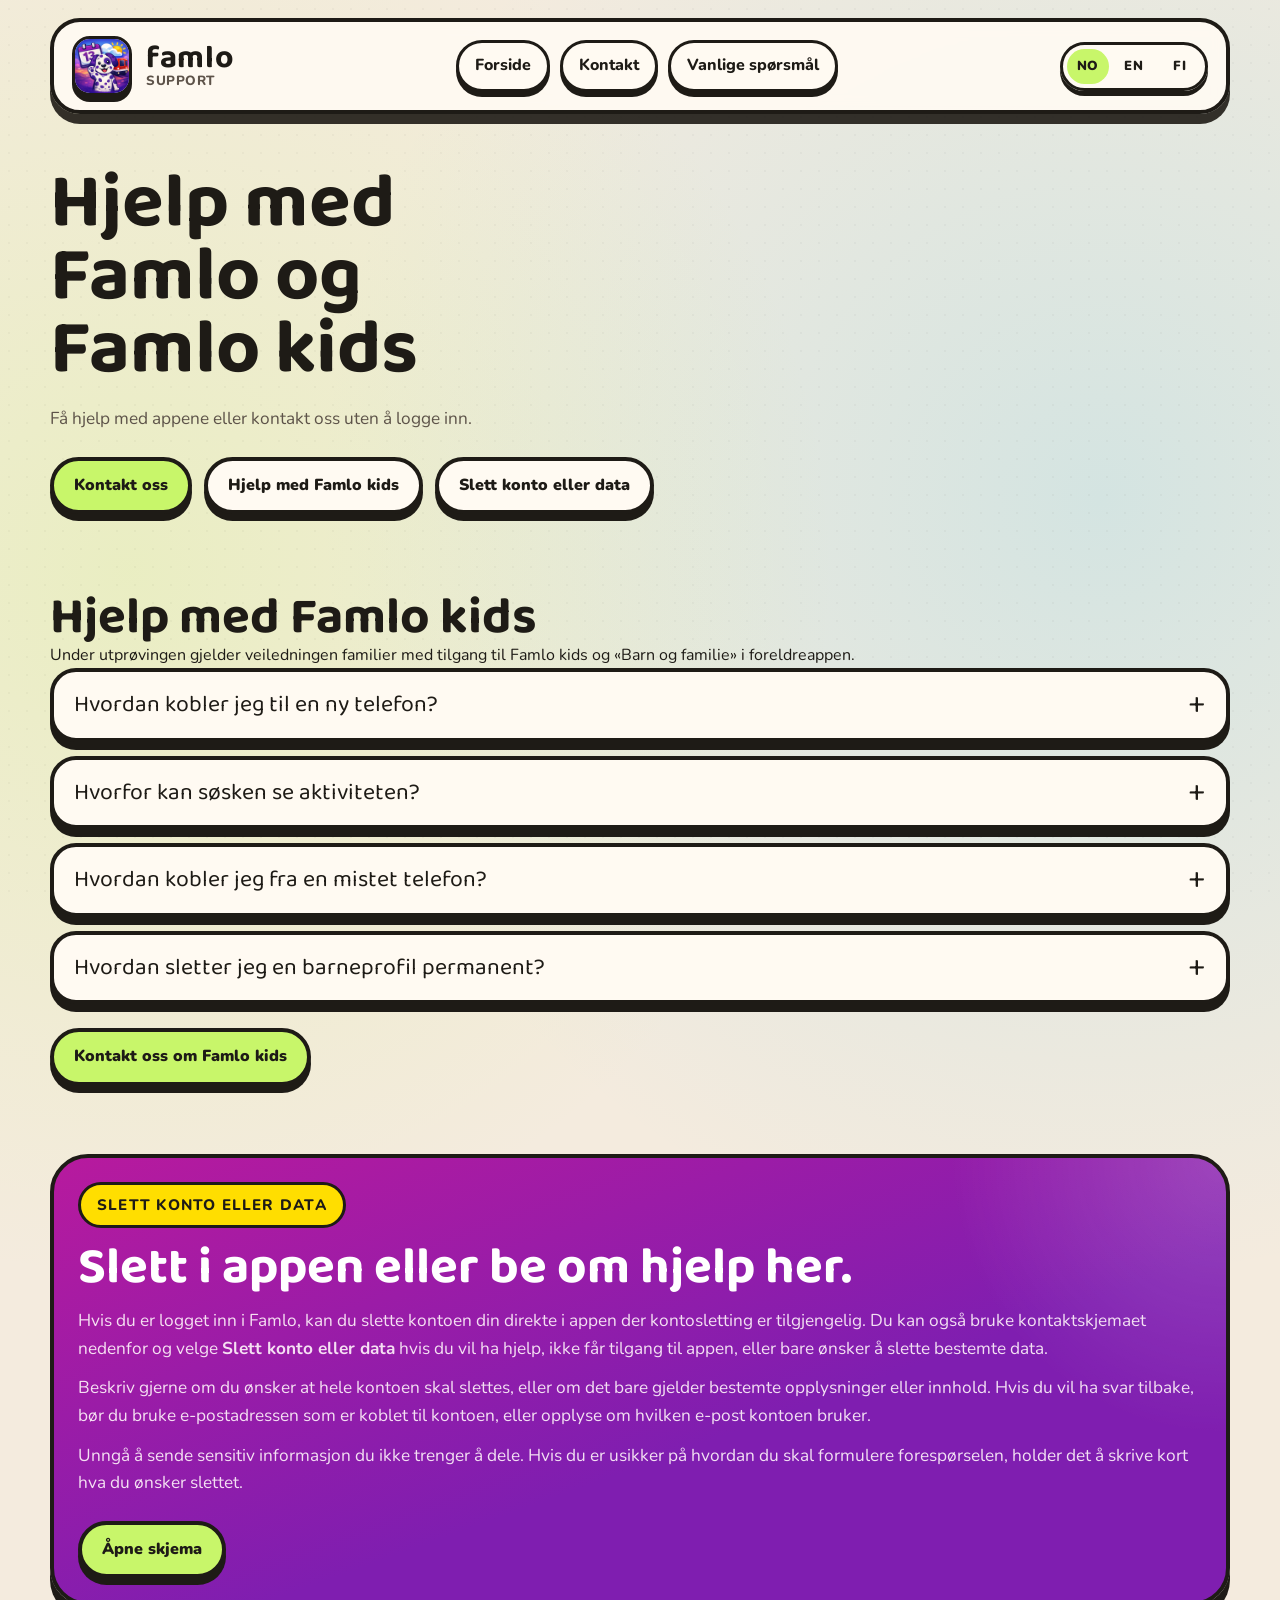
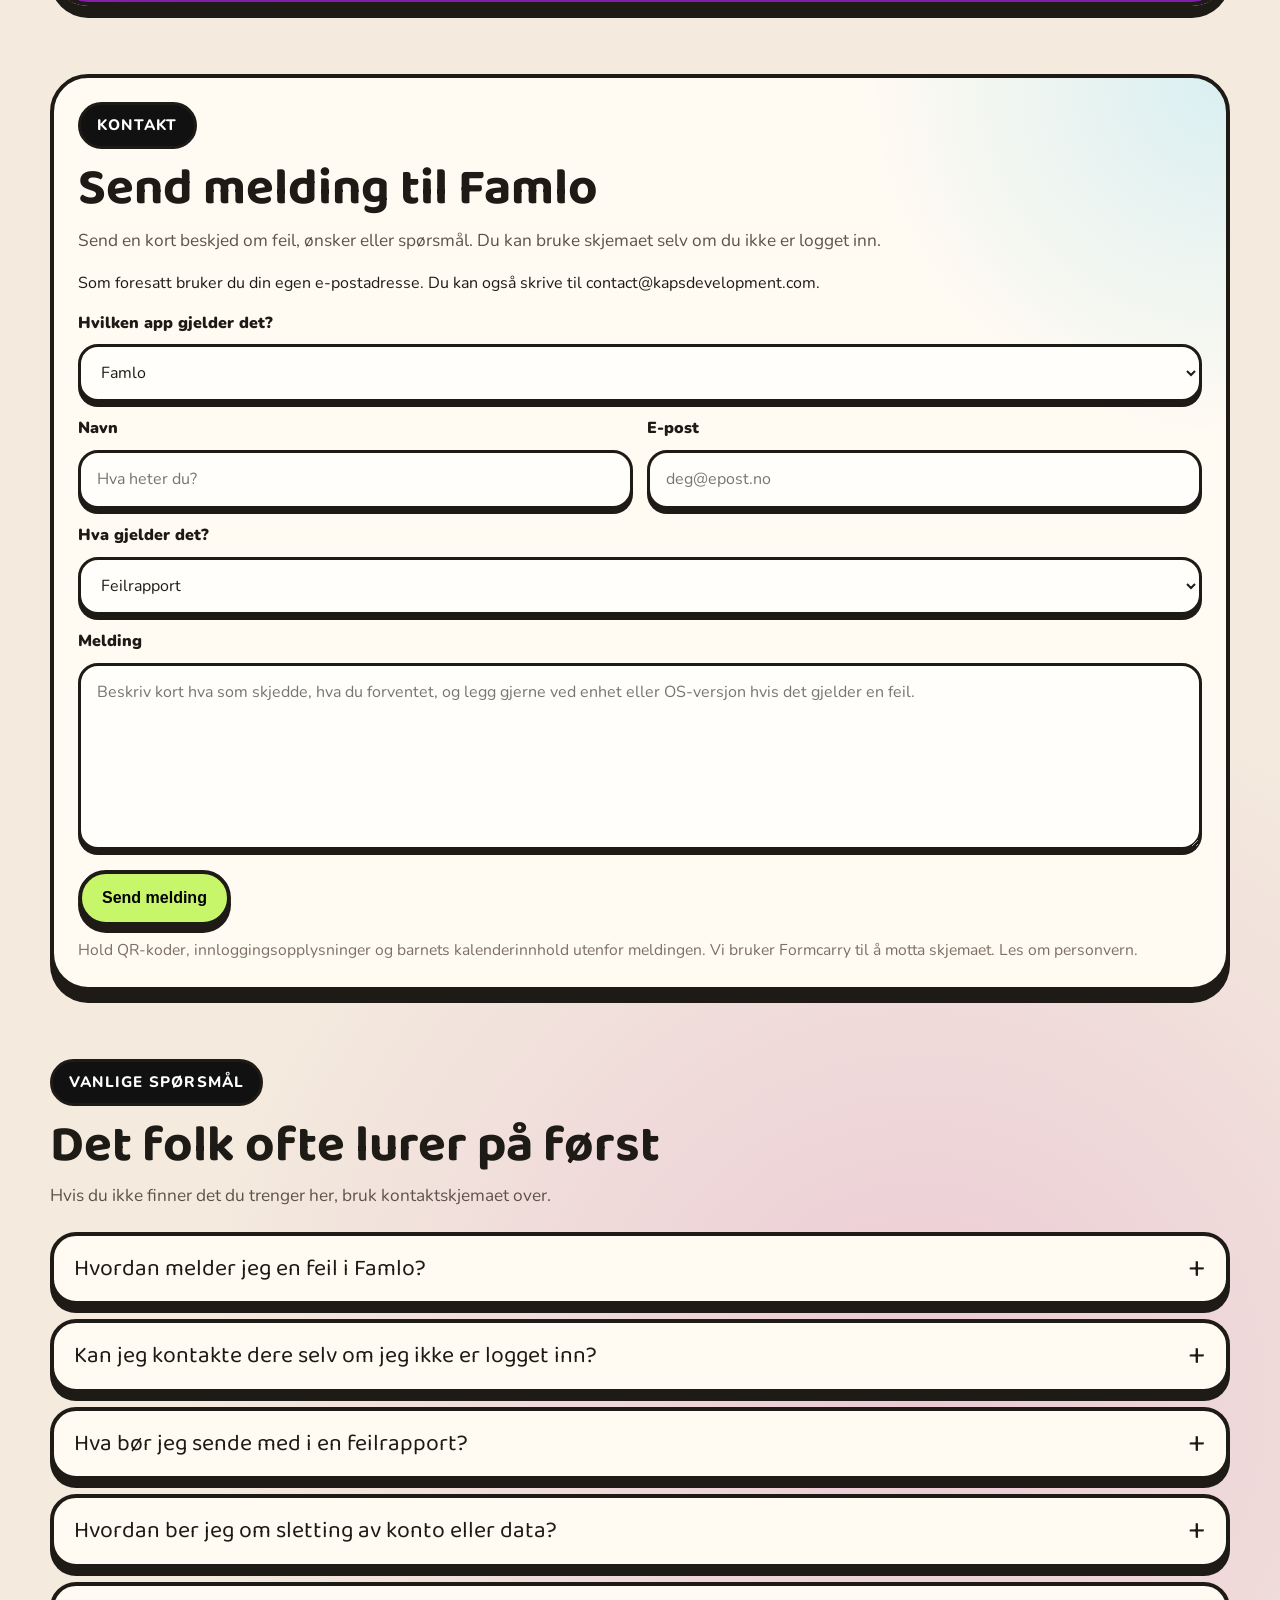
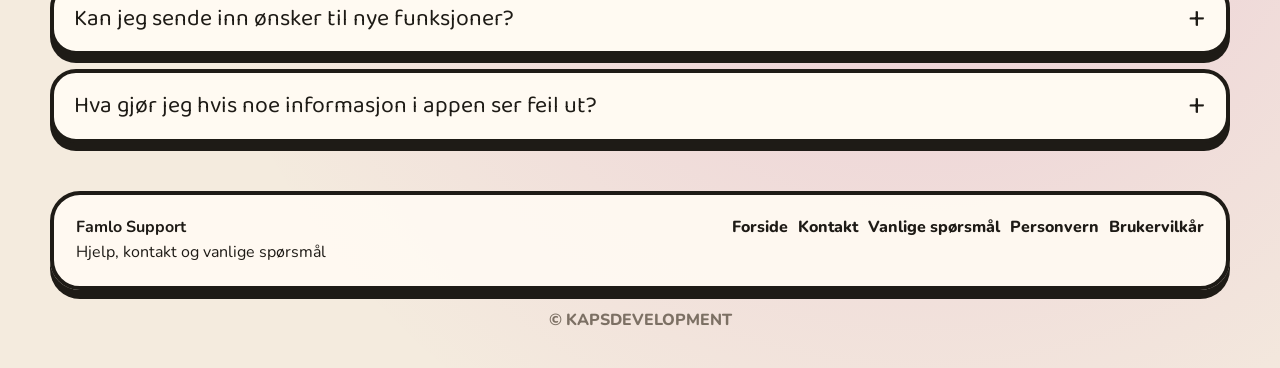
<file: support/index.html>
<!DOCTYPE html>
<html lang="nb">
  <head>
    <meta charset="UTF-8" />
    <meta name="viewport" content="width=device-width, initial-scale=1.0" />
    <title>Brukerstøtte for Famlo og Famlo kids</title>
    <meta
      name="description"
      content="Hjelp med Famlo og Famlo kids. Koble en telefon til familien, få hjelp med kalenderen eller be om sletting."
    />
    <meta name="robots" content="index, follow, max-image-preview:large" />
    <meta name="theme-color" content="#c8f359" />
    <link rel="canonical" href="https://famlo.no/support/" />
    <link rel="alternate" hreflang="nb" href="https://famlo.no/support/" />
    <link rel="alternate" hreflang="en" href="https://famlo.no/en/support/" />
    <link rel="alternate" hreflang="fi" href="https://famlo.no/fi/support/" />
    <link rel="alternate" hreflang="x-default" href="https://famlo.no/support/" />
    <link rel="icon" href="/favicon.ico" sizes="any" />
    <link rel="icon" type="image/png" sizes="192x192" href="/assets/icons/icon-192.png" />
    <link rel="apple-touch-icon" href="/apple-touch-icon.png" />
    <link rel="manifest" href="/site.webmanifest" />
    <meta property="og:site_name" content="Famlo" />
    <meta property="og:type" content="website" />
    <meta property="og:locale" content="nb_NO" />
    <meta property="og:title" content="Brukerstøtte for Famlo og Famlo kids" />
    <meta
      property="og:description"
      content="Kontakt oss om Famlo og Famlo kids, kalender, telefonkobling eller sletting."
    />
    <meta property="og:url" content="https://famlo.no/support/" />
    <meta property="og:image" content="https://famlo.no/assets/images/famlo_promo.png" />
    <meta name="twitter:card" content="summary_large_image" />
    <link rel="preconnect" href="https://fonts.googleapis.com" />
    <link rel="preconnect" href="https://fonts.gstatic.com" crossorigin />
    <link
      href="https://fonts.googleapis.com/css2?family=Baloo+2:wght@600;700;800&amp;family=Nunito:wght@500;700;800&amp;display=swap"
      rel="stylesheet"
    />
    <link rel="stylesheet" href="../styles.css" />
    <style>
      @media (min-width: 821px) {
        #famlo-kids, #contact, #delete-data, #faq { scroll-margin-top: 8rem; }
      }
    </style>
    <script type="application/ld+json">
      {
        "@context": "https://schema.org",
        "@type": "ContactPage",
        "@id": "https://famlo.no/support/#webpage",
        "url": "https://famlo.no/support/",
        "name": "Brukerstøtte for Famlo og Famlo kids",
        "description": "Supportside for Famlo og Famlo kids med kontaktskjema, vanlige spørsmål og informasjon om sletting av konto eller data.",
        "inLanguage": "nb-NO",
        "isPartOf": {
          "@type": "WebSite",
          "@id": "https://famlo.no/#website",
          "url": "https://famlo.no/",
          "name": "Famlo"
        }
      }
    </script>
  </head>
  <body class="page-support">
    <div class="site-noise" aria-hidden="true"></div>

    <header class="site-header">
      <div class="container nav-shell">
        <a class="brand" href="../" aria-label="Famlo hjem">
          <span class="brand-icon">
            <img
              src="../assets/images/famlo_app_ikon.png"
              alt="Famlo ikon"
              loading="eager"
            />
          </span>
          <span class="brand-copy">
            <strong>famlo</strong>
            <small>Support</small>
          </span>
        </a>

        <nav class="nav-links" aria-label="Supportnavigasjon">
          <a href="../">Forside</a>
          <a href="#contact">Kontakt</a>
          <a href="#faq">Vanlige spørsmål</a>
        </nav>

        <div class="language-switcher" aria-label="Velg språk">
          <a class="is-active" href="./" aria-current="true">NO</a>
          <a href="../en/support/">EN</a>
          <a href="../fi/support/">FI</a>
        </div>
      </div>
    </header>

    <main>
      <section class="section support-hero">
        <div class="container">
          <div class="hero-copy">
            <h1>Hjelp med Famlo og Famlo kids</h1>
            <p class="hero-lead">Få hjelp med appene eller kontakt oss uten å logge inn.</p>
            <div class="cta-row">
              <a class="button button-primary" href="#contact">Kontakt oss</a>
              <a class="button button-secondary" href="#famlo-kids">Hjelp med Famlo kids</a>
              <a class="button button-secondary" href="#delete-data">Slett konto eller data</a>
            </div>
          </div>
        </div>
      </section>

      <section class="section" id="famlo-kids">
        <div class="container">
          <h2>Hjelp med Famlo kids</h2>
          <p>Under utprøvingen gjelder veiledningen familier med tilgang til Famlo kids og «Barn og familie» i foreldreappen.</p>
          <div class="faq-list">
            <details class="faq-item">
              <summary>Hvordan kobler jeg til en ny telefon?</summary>
              <div class="faq-content"><p>Åpne Famlo kids på barnets telefon. Hvis den viser «Denne telefonen er frakoblet», trykk «Vis ny kode». Åpne vanlig Famlo på din egen enhet, velg «Skann QR-kode» og skann koden på barnets skjerm. Velg barnets eksisterende profil og trykk «Koble til». Barnet får tilbake avataren og kalenderen sin. Du kan også starte skanningen fra «Barn og familie».</p></div>
            </details>
            <details class="faq-item">
              <summary>Hvorfor kan søsken se aktiviteten?</summary>
              <div class="faq-content"><p>Når barnet legger inn «Svømming», vises den i barnets «Min dag» og i «Familien». Søsken får den i sin egen «Min dag» når de selv er valgt som deltakere, eller aktiviteten gjelder hele familien.</p></div>
            </details>
            <details class="faq-item">
              <summary>Hvordan kobler jeg fra en mistet telefon?</summary>
              <div class="faq-content"><p>Åpne «Barn og familie» i vanlig Famlo. Velg «Telefoner» for riktig barn, finn den aktuelle telefonen og bekreft frakoblingen. Dette sperrer telefonens tilgang til Famlo. Barnets profil, aktiviteter og andre godkjente telefoner beholdes. En telefon uten nett kan fortsatt vise sin sist lagrede dagsvisning til appen får kontakt igjen.</p></div>
            </details>
            <details class="faq-item">
              <summary>Hvordan sletter jeg en barneprofil permanent?</summary>
              <div class="faq-content"><p>Åpne «Barn og familie» i vanlig Famlo og velg «Slett profil» for riktig barn. Bekreft permanent sletting. Barnets telefoner kobles fra, og profilen og personlige data slettes. Delte aktiviteter kan bli stående i familiekalenderen med koblingen til oppretteren fjernet. Har du bare valgt «Fjern fra familien», er profilen beholdt og kan gjenopptas.</p></div>
            </details>
          </div>
          <div class="cta-row"><a class="button button-primary" href="?app=kids#contact">Kontakt oss om Famlo kids</a></div>
        </div>
      </section>

      <section class="section">
        <div class="container">
          <article class="support-panel" id="delete-data">
            <span class="eyebrow">Slett konto eller data</span>
            <h2>Slett i appen eller be om hjelp her.</h2>
            <p>
              Hvis du er logget inn i Famlo, kan du slette kontoen din direkte i
              appen der kontosletting er tilgjengelig. Du kan også bruke
              kontaktskjemaet nedenfor og velge <strong>Slett konto eller data</strong>
              hvis du vil ha hjelp, ikke får tilgang til appen, eller bare ønsker å
              slette bestemte data.
            </p>
            <p>
              Beskriv gjerne om du ønsker at hele kontoen skal slettes, eller om
              det bare gjelder bestemte opplysninger eller innhold. Hvis du vil ha
              svar tilbake, bør du bruke e-postadressen som er koblet til kontoen,
              eller opplyse om hvilken e-post kontoen bruker.
            </p>
            <p>
              Unngå å sende sensitiv informasjon du ikke trenger å dele. Hvis du er
              usikker på hvordan du skal formulere forespørselen, holder det å
              skrive kort hva du ønsker slettet.
            </p>

            <div class="cta-row">
              <a class="button button-primary" href="#contact">Åpne skjema</a>
            </div>
          </article>
        </div>
      </section>

      <section class="section" id="contact">
        <div class="container">
          <article class="form-card">
            <span class="eyebrow">Kontakt</span>
            <h2>Send melding til Famlo</h2>
            <p class="form-intro">
              Send en kort beskjed om feil, ønsker eller spørsmål. Du kan bruke
              skjemaet selv om du ikke er logget inn.
            </p>

            <p>Som foresatt bruker du din egen e-postadresse. Du kan også skrive til <a href="mailto:contact@kapsdevelopment.com">contact@kapsdevelopment.com</a>.</p>

            <div id="form-status" class="form-status" aria-live="polite"></div>

            <iframe
              id="support-form-iframe"
              name="support_form_iframe"
              title="Skjult sendemal"
              style="display:none;"
            ></iframe>

            <form
              id="support-form"
              action="https://formcarry.com/s/arQi40sZeJz"
              method="POST"
              accept-charset="UTF-8"
            >
              <input
                type="text"
                name="website"
                tabindex="-1"
                autocomplete="off"
                class="honeypot"
              />
              <input type="hidden" name="_next" id="nextField" value="" />
              <div class="field">
                <label for="product">Hvilken app gjelder det?</label>
                <select id="product" name="product" required>
                  <option value="Famlo">Famlo</option>
                  <option value="Famlo kids">Famlo kids</option>
                </select>
              </div>
              <input type="hidden" name="source" value="Famlo_Website" />

              <div class="form-grid">
                <div class="field">
                  <label for="name">Navn</label>
                  <input
                    id="name"
                    name="name"
                    type="text"
                    placeholder="Hva heter du?"
                    required
                  />
                </div>

                <div class="field">
                  <label for="email">E-post</label>
                  <input
                    id="email"
                    name="email"
                    type="email"
                    placeholder="deg@epost.no"
                    required
                  />
                </div>
              </div>

              <div class="field">
                <label for="subject">Hva gjelder det?</label>
                <select id="subject" name="subject" required>
                  <option value="Feilrapport">Feilrapport</option>
                  <option value="Funksjonsønske">Funksjonsønske</option>
                  <option value="Generelt spørsmål">Generelt spørsmål</option>
                  <option value="Slett konto eller data">Slett konto eller data</option>
                  <option value="Annet">Annet</option>
                </select>
              </div>

              <div class="field">
                <label for="message">Melding</label>
                <textarea
                  id="message"
                  name="message"
                  rows="6"
                  placeholder="Beskriv kort hva som skjedde, hva du forventet, og legg gjerne ved enhet eller OS-versjon hvis det gjelder en feil."
                  required
                ></textarea>
              </div>

              <div class="submit-row">
                <button class="button button-primary" type="submit">Send melding</button>
              </div>

              <p class="form-hint">
                Hold QR-koder, innloggingsopplysninger og barnets kalenderinnhold utenfor meldingen.
                Vi bruker Formcarry til å motta skjemaet. <a href="/privacy/">Les om personvern</a>.
              </p>
            </form>
          </article>
        </div>
      </section>

      <section class="section" id="faq">
        <div class="container">
          <div class="section-heading">
            <span class="eyebrow">Vanlige spørsmål</span>
            <h2>Det folk ofte lurer på først</h2>
            <p>
              Hvis du ikke finner det du trenger her, bruk kontaktskjemaet over.
            </p>
          </div>

          <div class="faq-list">
            <details class="faq-item">
              <summary>Hvordan melder jeg en feil i Famlo?</summary>
              <div class="faq-content">
                <p>
                  Bruk kontaktskjemaet på denne siden og velg
                  <strong>Feilrapport</strong>. Beskriv kort hva som skjedde, hva
                  du forventet og gjerne hvilken enhet du brukte.
                </p>
              </div>
            </details>

            <details class="faq-item">
              <summary>Kan jeg kontakte dere selv om jeg ikke er logget inn?</summary>
              <div class="faq-content">
                <p>
                  Ja. Du kan bruke supportskjemaet selv om du ikke er logget inn
                  eller bare bruker appen i gjestemodus.
                </p>
              </div>
            </details>

            <details class="faq-item">
              <summary>Hva bør jeg sende med i en feilrapport?</summary>
              <div class="faq-content">
                <p>
                  Det viktigste er en kort beskrivelse av problemet. Hvis du har
                  det, oppgi tidspunkt, enhet og OS-versjon.
                </p>
              </div>
            </details>

            <details class="faq-item">
              <summary>Hvordan ber jeg om sletting av konto eller data?</summary>
              <div class="faq-content">
                <p>
                  Du kan slette konto i appen hvis du er logget inn og funksjonen
                  er tilgjengelig. Du kan også velge <strong>Slett konto eller
                  data</strong> i skjemaet og skrive hva du ønsker slettet. Hvis du
                  bare vil slette deler av dataene, beskriv det så tydelig du kan.
                </p>
              </div>
            </details>

            <details class="faq-item">
              <summary>Kan jeg sende inn ønsker til nye funksjoner?</summary>
              <div class="faq-content">
                <p>
                  Ja, veldig gjerne. Famlo er laget for ekte hverdager, så ønsker
                  fra familier er spesielt nyttige når vi prioriterer videre.
                </p>
              </div>
            </details>

            <details class="faq-item">
              <summary>Hva gjør jeg hvis noe informasjon i appen ser feil ut?</summary>
              <div class="faq-content">
                <p>
                  Send oss en melding med litt kontekst, for eksempel hvilket kort
                  det gjelder og når det skjedde. Da er det
                  mye enklere å finne og rette feilen.
                </p>
              </div>
            </details>
          </div>
        </div>
      </section>
    </main>

    <footer class="site-footer">
      <div class="container footer-shell">
        <div>
          <strong>Famlo Support</strong><br />
          Hjelp, kontakt og vanlige spørsmål
        </div>

        <div class="footer-links">
          <a href="../">Forside</a>
          <a href="#contact">Kontakt</a>
          <a href="#faq">Vanlige spørsmål</a>
          <a href="../privacy/">Personvern</a>
          <a href="../terms/">Brukervilkår</a>
        </div>
      </div>

      <p class="footer-note">
        <a href="https://kapsdevelopment.com">© KAPSDEVELOPMENT</a>
      </p>
    </footer>

    <script src="../script.js"></script>
  </body>
</html>
</file>
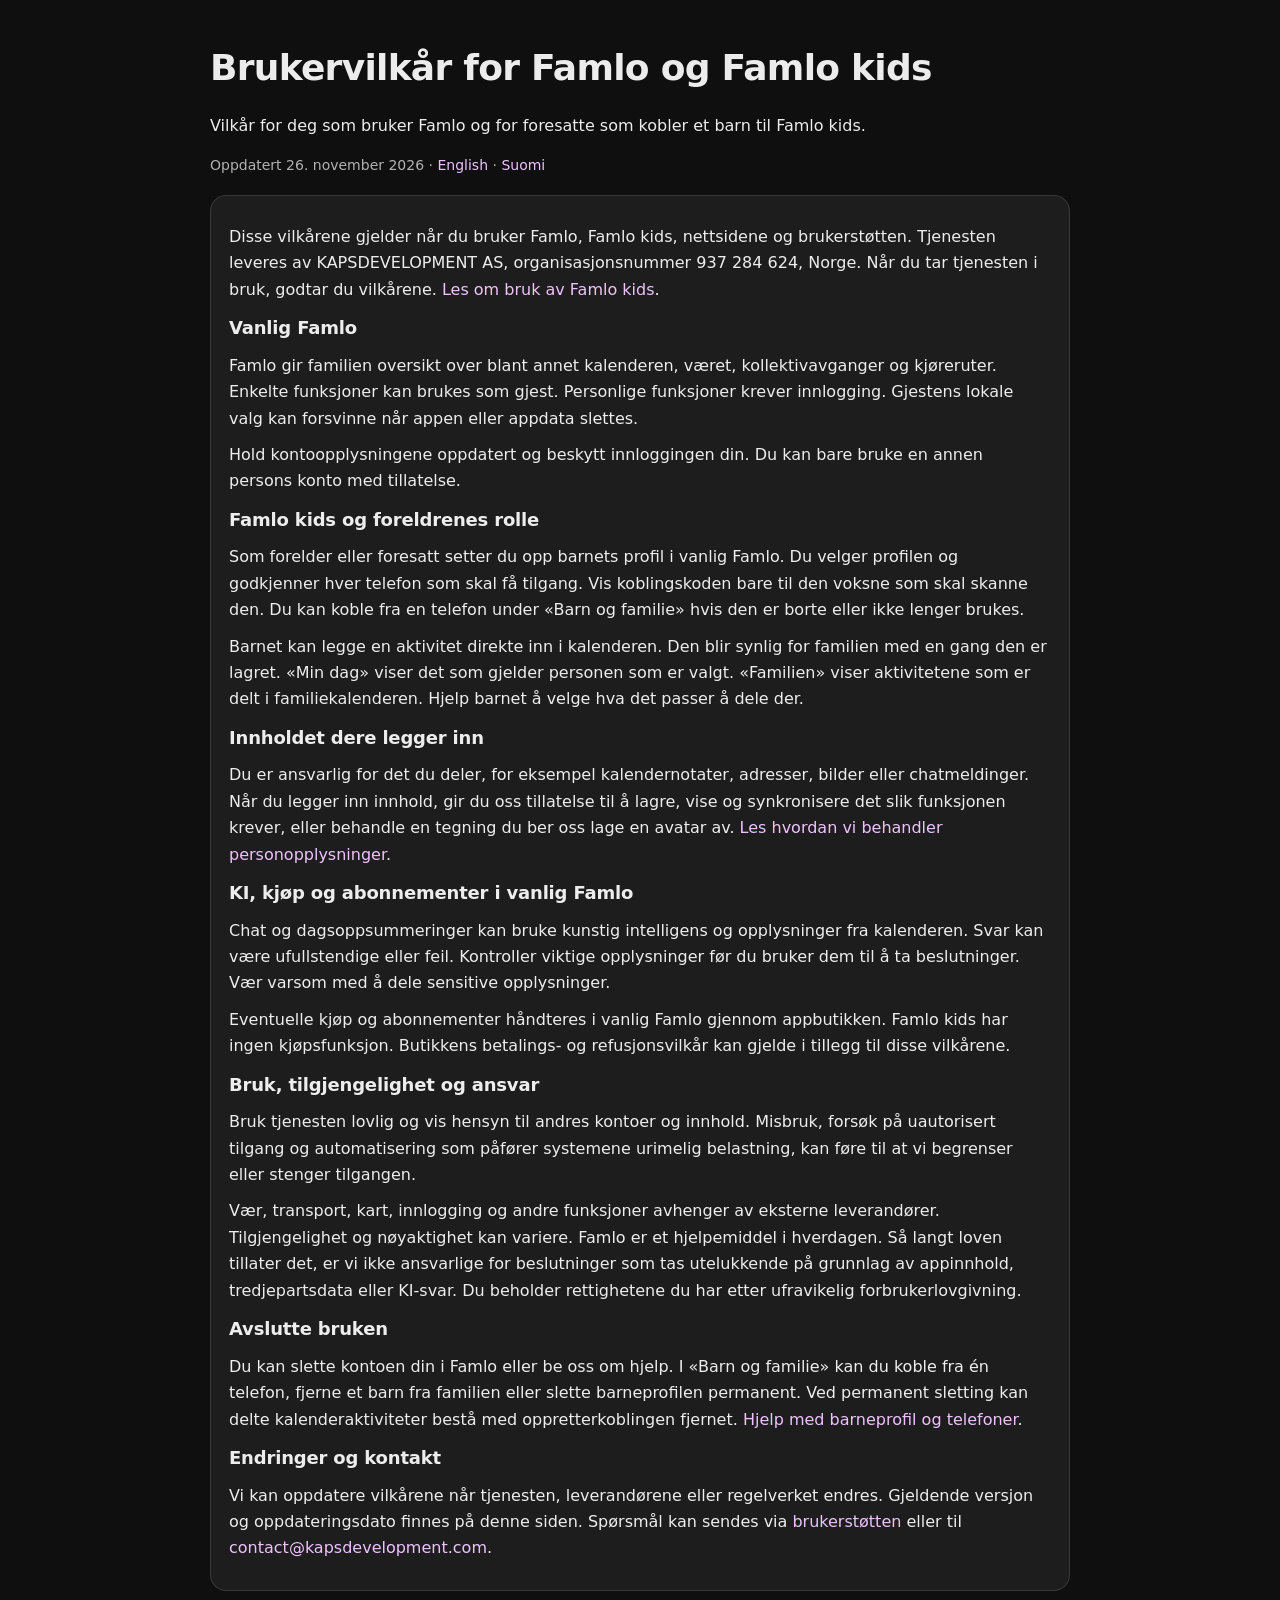
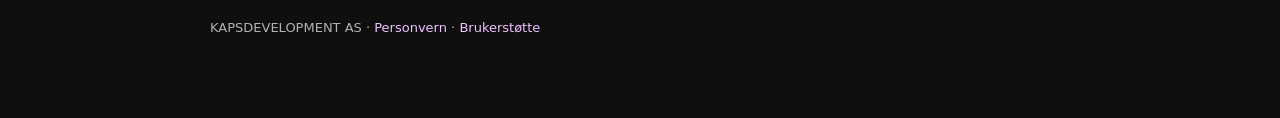
<file: terms/index.html>
<!doctype html>
<html lang="nb">
<head>
  <meta charset="utf-8" />
  <meta name="viewport" content="width=device-width, initial-scale=1" />
  <meta name="color-scheme" content="dark" />
  <title>Brukervilkår for Famlo og Famlo kids</title>
  <meta name="description" content="Vilkår for deg som bruker Famlo og for foresatte som kobler et barn til Famlo kids." />
  <meta name="robots" content="index, follow" />
  <link rel="canonical" href="https://famlo.no/terms/" />
  <link rel="alternate" hreflang="nb" href="https://famlo.no/terms/" />
  <link rel="alternate" hreflang="en" href="https://famlo.no/en/terms/" />
  <link rel="alternate" hreflang="fi" href="https://famlo.no/fi/terms/" />
  <link rel="alternate" hreflang="x-default" href="https://famlo.no/terms/" />
  <link rel="icon" href="/favicon.ico" sizes="any" />
  <link rel="icon" type="image/png" sizes="192x192" href="/assets/icons/icon-192.png" />
  <link rel="apple-touch-icon" href="/apple-touch-icon.png" />
  <link rel="manifest" href="/site.webmanifest" />
  <meta property="og:site_name" content="Famlo" />
  <meta property="og:type" content="article" />
  <meta property="og:locale" content="nb_NO" />
  <meta property="og:title" content="Brukervilkår for Famlo og Famlo kids" />
  <meta property="og:description" content="Vilkår for deg som bruker Famlo og for foresatte som kobler et barn til Famlo kids." />
  <meta property="og:url" content="https://famlo.no/terms/" />

  <style>
    :root{--bg:#0f0f10;--panel:rgba(255,255,255,0.06);--text:rgba(255,255,255,0.92);--muted:rgba(255,255,255,0.68);--border:rgba(255,255,255,0.12);--accent:#b85cf1;--link:#efc2ff;--max:860px;--radius:16px}
    html{background:var(--bg)}
    html,body{min-height:100%}body{margin:0;font-family:ui-sans-serif,system-ui,-apple-system,Segoe UI,Roboto,Helvetica,Arial;background:transparent;color:var(--text);line-height:1.65}
    .wrap{max-width:var(--max);margin:0 auto;padding:28px 18px 80px}.top{display:flex;gap:14px;align-items:flex-start;justify-content:space-between;flex-wrap:wrap;margin-bottom:18px}.brand{display:flex;flex-direction:column;gap:4px}
    .badge,.pill{display:inline-flex;align-items:center;border:1px solid var(--border);background:var(--panel)}.badge{gap:10px;padding:10px 12px;border-radius:var(--radius)}.dot{width:10px;height:10px;border-radius:999px;background:var(--accent);box-shadow:0 0 0 4px rgba(184,92,241,0.18)}
    h1{font-size:clamp(26px,3.2vw,36px);margin:10px 0 2px;letter-spacing:-0.02em}h2{font-size:18px;margin:22px 0 10px;letter-spacing:-0.01em}p{margin:10px 0}.subtitle,.footer{color:var(--muted)}.subtitle{margin:0;font-size:14px}.footer{margin-top:26px;font-size:13px}
    .meta{display:flex;gap:12px;flex-wrap:wrap;margin-top:10px;color:var(--muted);font-size:13px}.pill{gap:8px;padding:7px 10px;border-radius:999px;background:rgba(0,0,0,0.10)}.card{border:1px solid var(--border);background:var(--panel);border-radius:var(--radius);padding:18px;margin-top:14px}.card h2{margin-top:0}
    ul{margin:8px 0 8px 22px}li{margin:6px 0}a{color:var(--link);text-decoration:none}a:hover{text-decoration:underline}.hr{height:1px;background:var(--border);margin:18px 0}.callout{border:1px solid rgba(184,92,241,0.35);background:rgba(184,92,241,0.10);border-radius:14px;padding:12px 14px;margin:14px 0}.callout strong{color:var(--link)}
  </style>
</head>

<body>
  <main class="wrap">
    <header class="top">
      <div class="brand">
        <h1>Brukervilkår for Famlo og Famlo kids</h1>
        <p>Vilkår for deg som bruker Famlo og for foresatte som kobler et barn til Famlo kids.</p>
        <p class="subtitle">Oppdatert <time datetime="2026-11-26">26. november 2026</time> · <a href="/en/terms/" lang="en" hreflang="en">English</a> · <a href="/fi/terms/" lang="fi" hreflang="fi">Suomi</a></p>
      </div>
    </header>
    <article class="card">
      <p>Disse vilkårene gjelder når du bruker Famlo, Famlo kids, nettsidene og brukerstøtten. Tjenesten leveres av KAPSDEVELOPMENT AS, organisasjonsnummer 937 284 624, Norge. Når du tar tjenesten i bruk, godtar du vilkårene. <a href="#famlo-kids">Les om bruk av Famlo kids</a>.</p>

      <h2>Vanlig Famlo</h2>
      <p>Famlo gir familien oversikt over blant annet kalenderen, været, kollektivavganger og kjøreruter. Enkelte funksjoner kan brukes som gjest. Personlige funksjoner krever innlogging. Gjestens lokale valg kan forsvinne når appen eller appdata slettes.</p>
      <p>Hold kontoopplysningene oppdatert og beskytt innloggingen din. Du kan bare bruke en annen persons konto med tillatelse.</p>

      <h2 id="famlo-kids">Famlo kids og foreldrenes rolle</h2>
      <p>Som forelder eller foresatt setter du opp barnets profil i vanlig Famlo. Du velger profilen og godkjenner hver telefon som skal få tilgang. Vis koblingskoden bare til den voksne som skal skanne den. Du kan koble fra en telefon under «Barn og familie» hvis den er borte eller ikke lenger brukes.</p>
      <p>Barnet kan legge en aktivitet direkte inn i kalenderen. Den blir synlig for familien med en gang den er lagret. «Min dag» viser det som gjelder personen som er valgt. «Familien» viser aktivitetene som er delt i familiekalenderen. Hjelp barnet å velge hva det passer å dele der.</p>

      <h2>Innholdet dere legger inn</h2>
      <p>Du er ansvarlig for det du deler, for eksempel kalendernotater, adresser, bilder eller chatmeldinger. Når du legger inn innhold, gir du oss tillatelse til å lagre, vise og synkronisere det slik funksjonen krever, eller behandle en tegning du ber oss lage en avatar av. <a href="/privacy/">Les hvordan vi behandler personopplysninger</a>.</p>

      <h2>KI, kjøp og abonnementer i vanlig Famlo</h2>
      <p>Chat og dagsoppsummeringer kan bruke kunstig intelligens og opplysninger fra kalenderen. Svar kan være ufullstendige eller feil. Kontroller viktige opplysninger før du bruker dem til å ta beslutninger. Vær varsom med å dele sensitive opplysninger.</p>
      <p>Eventuelle kjøp og abonnementer håndteres i vanlig Famlo gjennom appbutikken. Famlo kids har ingen kjøpsfunksjon. Butikkens betalings- og refusjonsvilkår kan gjelde i tillegg til disse vilkårene.</p>

      <h2>Bruk, tilgjengelighet og ansvar</h2>
      <p>Bruk tjenesten lovlig og vis hensyn til andres kontoer og innhold. Misbruk, forsøk på uautorisert tilgang og automatisering som påfører systemene urimelig belastning, kan føre til at vi begrenser eller stenger tilgangen.</p>
      <p>Vær, transport, kart, innlogging og andre funksjoner avhenger av eksterne leverandører. Tilgjengelighet og nøyaktighet kan variere. Famlo er et hjelpemiddel i hverdagen. Så langt loven tillater det, er vi ikke ansvarlige for beslutninger som tas utelukkende på grunnlag av appinnhold, tredjepartsdata eller KI-svar. Du beholder rettighetene du har etter ufravikelig forbrukerlovgivning.</p>

      <h2>Avslutte bruken</h2>
      <p>Du kan slette kontoen din i Famlo eller be oss om hjelp. I «Barn og familie» kan du koble fra én telefon, fjerne et barn fra familien eller slette barneprofilen permanent. Ved permanent sletting kan delte kalenderaktiviteter bestå med oppretterkoblingen fjernet. <a href="/support/#famlo-kids">Hjelp med barneprofil og telefoner</a>.</p>

      <h2>Endringer og kontakt</h2>
      <p>Vi kan oppdatere vilkårene når tjenesten, leverandørene eller regelverket endres. Gjeldende versjon og oppdateringsdato finnes på denne siden. Spørsmål kan sendes via <a href="/support/">brukerstøtten</a> eller til <a href="mailto:contact@kapsdevelopment.com">contact@kapsdevelopment.com</a>.</p>
    </article>
    <footer class="footer">
      KAPSDEVELOPMENT AS · <a href="/privacy/">Personvern</a> · <a href="/support/">Brukerstøtte</a>
    </footer>
  </main>
</body>
</html>
</file>
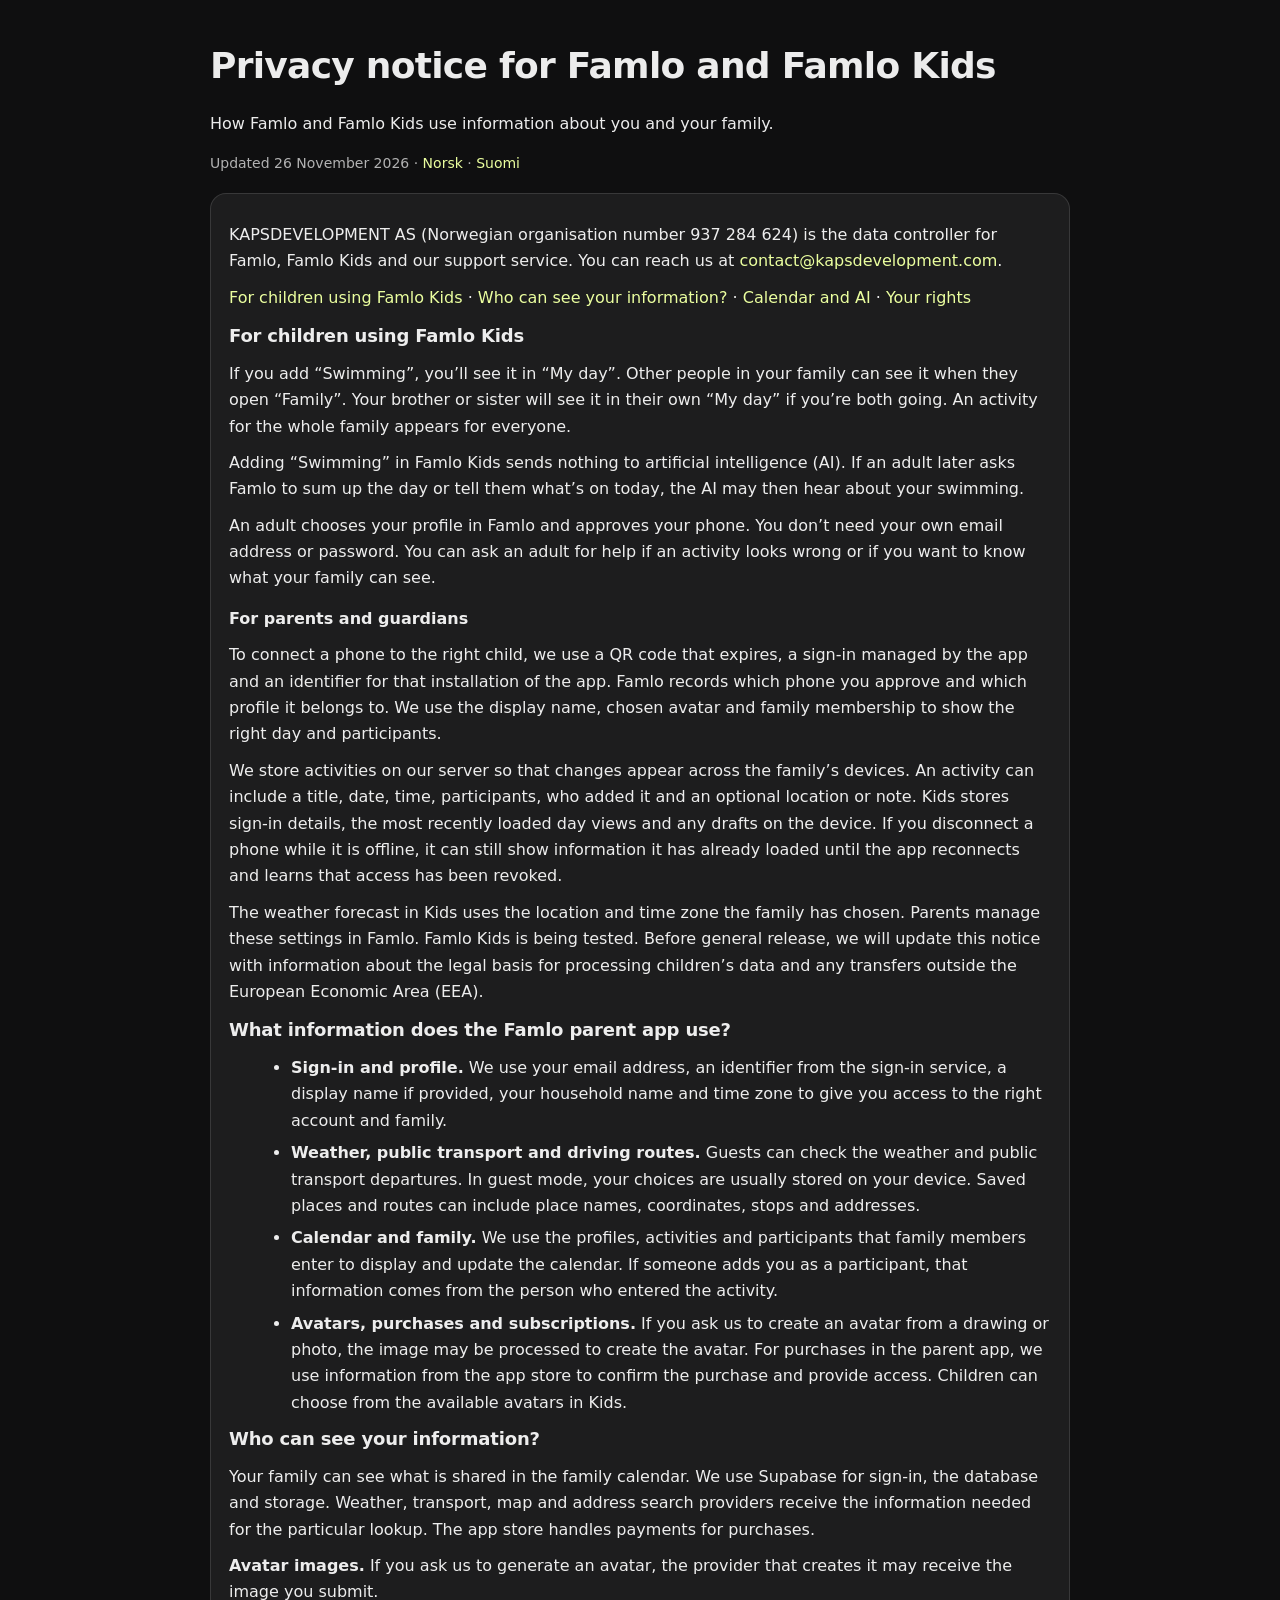
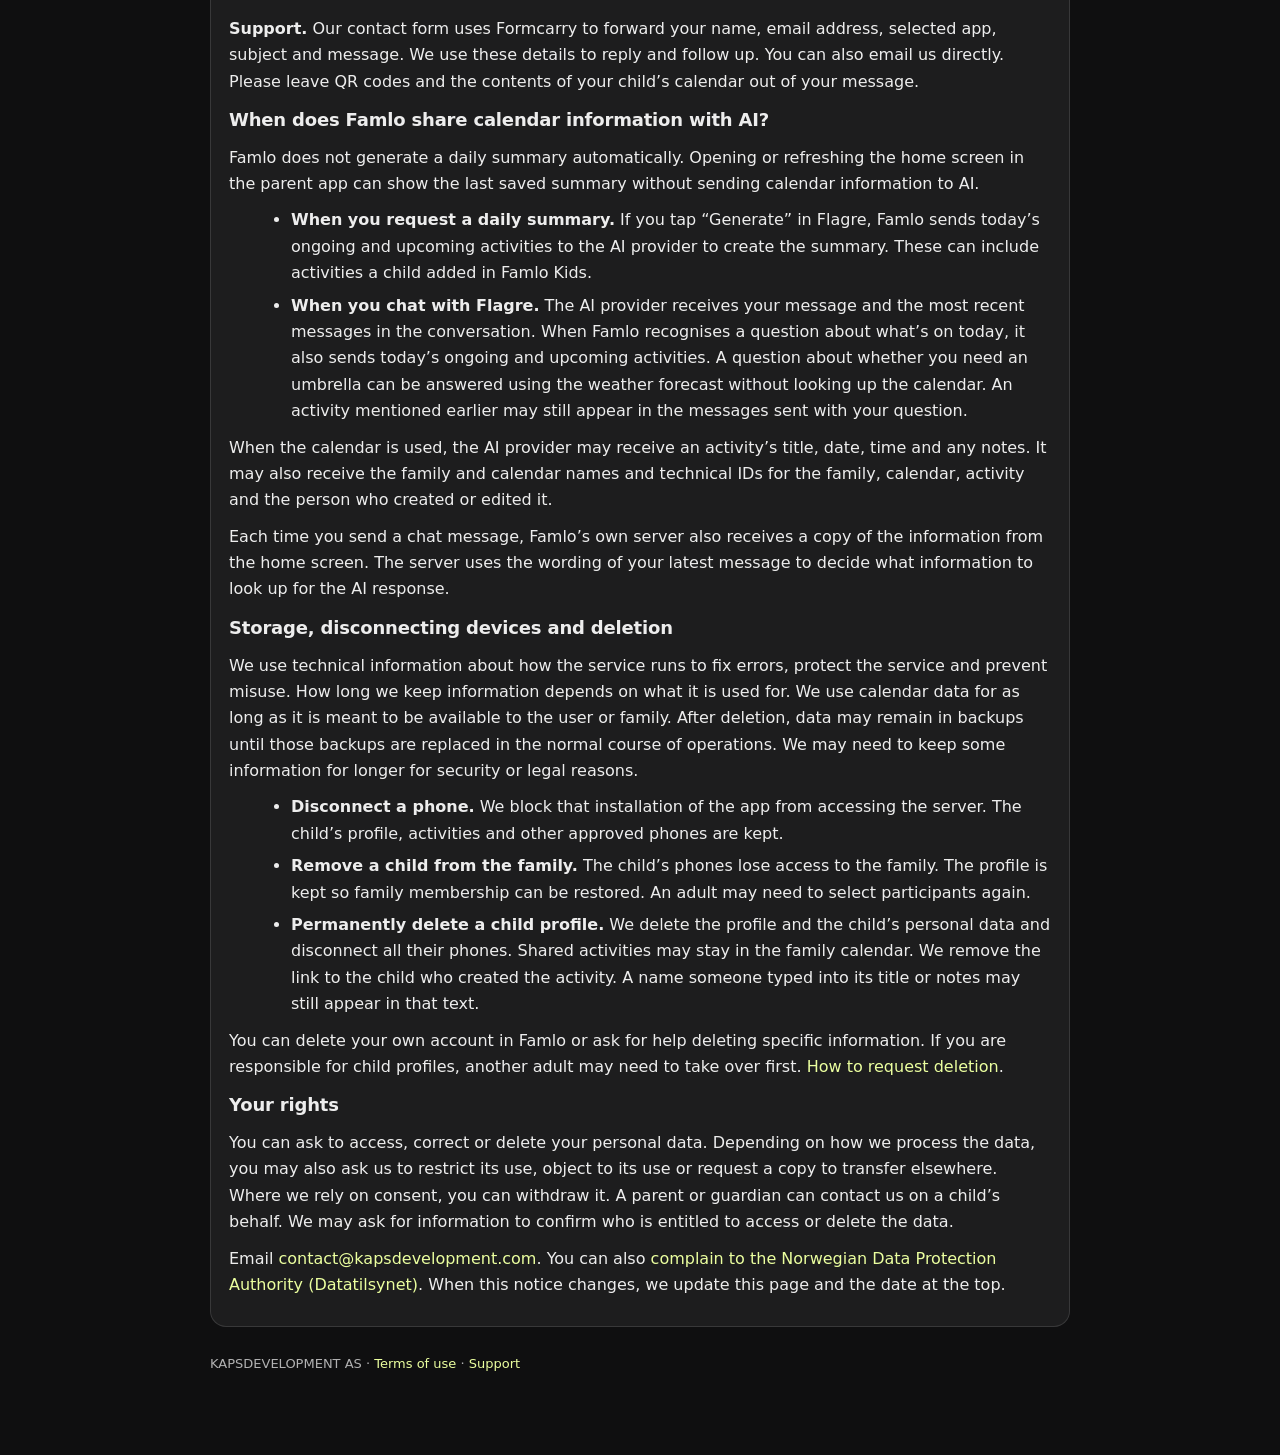
<file: en/privacy/index.html>
<!doctype html>
<html lang="en">
<head>
  <meta charset="utf-8" />
  <meta name="viewport" content="width=device-width, initial-scale=1" />
  <meta name="color-scheme" content="dark" />
  <title>Privacy notice for Famlo and Famlo Kids</title>
  <meta name="description" content="How Famlo and Famlo Kids use information about you and your family." />
  <meta name="robots" content="index, follow" />
  <link rel="canonical" href="https://famlo.no/en/privacy/" />
  <link rel="alternate" hreflang="nb" href="https://famlo.no/privacy/" />
  <link rel="alternate" hreflang="en" href="https://famlo.no/en/privacy/" />
  <link rel="alternate" hreflang="fi" href="https://famlo.no/fi/privacy/" />
  <link rel="alternate" hreflang="x-default" href="https://famlo.no/privacy/" />
  <link rel="icon" href="/favicon.ico" sizes="any" />
  <link rel="icon" type="image/png" sizes="192x192" href="/assets/icons/icon-192.png" />
  <link rel="apple-touch-icon" href="/apple-touch-icon.png" />
  <link rel="manifest" href="/site.webmanifest" />
  <meta property="og:site_name" content="Famlo" />
  <meta property="og:type" content="article" />
  <meta property="og:locale" content="en_US" />
  <meta property="og:title" content="Privacy notice for Famlo and Famlo Kids" />
  <meta property="og:description" content="How Famlo and Famlo Kids use information about you and your family." />
  <meta property="og:url" content="https://famlo.no/en/privacy/" />

  <style>
    :root{--bg:#0f0f10;--panel:rgba(255,255,255,0.06);--text:rgba(255,255,255,0.92);--muted:rgba(255,255,255,0.68);--border:rgba(255,255,255,0.12);--accent:#c8f359;--link:#ebff9f;--max:860px;--radius:16px}
    html{background:var(--bg)}
    html,body{min-height:100%}
    body{margin:0;font-family:ui-sans-serif,system-ui,-apple-system,Segoe UI,Roboto,Helvetica,Arial;background:transparent;color:var(--text);line-height:1.65}
    .wrap{max-width:var(--max);margin:0 auto;padding:28px 18px 80px}
    .top{display:flex;gap:14px;align-items:flex-start;justify-content:space-between;flex-wrap:wrap;margin-bottom:18px}
    .brand{display:flex;flex-direction:column;gap:4px}
    .badge,.pill{display:inline-flex;align-items:center;border:1px solid var(--border);background:var(--panel)}
    .badge{gap:10px;padding:10px 12px;border-radius:var(--radius)}
    .dot{width:10px;height:10px;border-radius:999px;background:var(--accent);box-shadow:0 0 0 4px rgba(200,243,89,0.18)}
    h1{font-size:clamp(26px,3.2vw,36px);margin:8px 0 2px;letter-spacing:-0.02em}
    h2{font-size:18px;margin:22px 0 10px;letter-spacing:-0.01em}
    h3{margin:14px 0 6px;font-size:16px}
    p{margin:10px 0}.subtitle,.footer{color:var(--muted)}.subtitle{margin:0;font-size:14px}.footer{margin-top:26px;font-size:13px}
    .meta{display:flex;gap:12px;flex-wrap:wrap;margin-top:10px;color:var(--muted);font-size:13px}
    .pill{gap:8px;padding:7px 10px;border-radius:999px;background:rgba(0,0,0,0.10)}
    .card{border:1px solid var(--border);background:var(--panel);border-radius:var(--radius);padding:18px;margin-top:14px}.card h2{margin-top:0}
    ul{margin:8px 0 8px 22px}li{margin:6px 0}
    a{color:var(--link);text-decoration:none}a:hover{text-decoration:underline}
    .hr{height:1px;background:var(--border);margin:18px 0}
    .callout{border:1px solid rgba(200,243,89,0.35);background:rgba(200,243,89,0.08);border-radius:14px;padding:12px 14px;margin:14px 0}.callout strong{color:var(--accent)}
  </style>
</head>

<body>
  <main class="wrap">
    <header class="top">
      <div class="brand">
        <h1>Privacy notice for Famlo and Famlo Kids</h1>
        <p>How Famlo and Famlo Kids use information about you and your family.</p>
        <p class="subtitle">Updated <time datetime="2026-11-26">26 November 2026</time> · <a href="/privacy/" lang="nb" hreflang="nb">Norsk</a> · <a href="/fi/privacy/" lang="fi" hreflang="fi">Suomi</a></p>
      </div>
    </header>
    <article class="card">
      <p>KAPSDEVELOPMENT AS (Norwegian organisation number 937 284 624) is the data controller for Famlo, Famlo Kids and our support service. You can reach us at <a href="mailto:contact@kapsdevelopment.com">contact@kapsdevelopment.com</a>.</p>
      <p><a href="#famlo-kids">For children using Famlo Kids</a> · <a href="#sharing">Who can see your information?</a> · <a href="#calendar-and-ai">Calendar and AI</a> · <a href="#rights">Your rights</a></p>

      <h2 id="famlo-kids">For children using Famlo Kids</h2>
      <p>If you add “Swimming”, you’ll see it in “My day”. Other people in your family can see it when they open “Family”. Your brother or sister will see it in their own “My day” if you’re both going. An activity for the whole family appears for everyone.</p>
      <p>Adding “Swimming” in Famlo Kids sends nothing to artificial intelligence (AI). If an adult later asks Famlo to sum up the day or tell them what’s on today, the AI may then hear about your swimming.</p>
      <p>An adult chooses your profile in Famlo and approves your phone. You don’t need your own email address or password. You can ask an adult for help if an activity looks wrong or if you want to know what your family can see.</p>

      <h3>For parents and guardians</h3>
      <p>To connect a phone to the right child, we use a QR code that expires, a sign-in managed by the app and an identifier for that installation of the app. Famlo records which phone you approve and which profile it belongs to. We use the display name, chosen avatar and family membership to show the right day and participants.</p>
      <p>We store activities on our server so that changes appear across the family’s devices. An activity can include a title, date, time, participants, who added it and an optional location or note. Kids stores sign-in details, the most recently loaded day views and any drafts on the device. If you disconnect a phone while it is offline, it can still show information it has already loaded until the app reconnects and learns that access has been revoked.</p>
      <p>The weather forecast in Kids uses the location and time zone the family has chosen. Parents manage these settings in Famlo. Famlo Kids is being tested. Before general release, we will update this notice with information about the legal basis for processing children’s data and any transfers outside the European Economic Area (EEA).</p>

      <h2>What information does the Famlo parent app use?</h2>
      <ul>
        <li><strong>Sign-in and profile.</strong> We use your email address, an identifier from the sign-in service, a display name if provided, your household name and time zone to give you access to the right account and family.</li>
        <li><strong>Weather, public transport and driving routes.</strong> Guests can check the weather and public transport departures. In guest mode, your choices are usually stored on your device. Saved places and routes can include place names, coordinates, stops and addresses.</li>
        <li><strong>Calendar and family.</strong> We use the profiles, activities and participants that family members enter to display and update the calendar. If someone adds you as a participant, that information comes from the person who entered the activity.</li>
        <li><strong>Avatars, purchases and subscriptions.</strong> If you ask us to create an avatar from a drawing or photo, the image may be processed to create the avatar. For purchases in the parent app, we use information from the app store to confirm the purchase and provide access. Children can choose from the available avatars in Kids.</li>
      </ul>

      <h2 id="sharing">Who can see your information?</h2>
      <p>Your family can see what is shared in the family calendar. We use Supabase for sign-in, the database and storage. Weather, transport, map and address search providers receive the information needed for the particular lookup. The app store handles payments for purchases.</p>
      <p><strong>Avatar images.</strong> If you ask us to generate an avatar, the provider that creates it may receive the image you submit.</p>
      <p><strong>Support.</strong> Our contact form uses Formcarry to forward your name, email address, selected app, subject and message. We use these details to reply and follow up. You can also email us directly. Please leave QR codes and the contents of your child’s calendar out of your message.</p>

      <h2 id="calendar-and-ai">When does Famlo share calendar information with AI?</h2>
      <p>Famlo does not generate a daily summary automatically. Opening or refreshing the home screen in the parent app can show the last saved summary without sending calendar information to AI.</p>
      <ul>
        <li><strong>When you request a daily summary.</strong> If you tap “Generate” in Flagre, Famlo sends today’s ongoing and upcoming activities to the AI provider to create the summary. These can include activities a child added in Famlo Kids.</li>
        <li><strong>When you chat with Flagre.</strong> The AI provider receives your message and the most recent messages in the conversation. When Famlo recognises a question about what’s on today, it also sends today’s ongoing and upcoming activities. A question about whether you need an umbrella can be answered using the weather forecast without looking up the calendar. An activity mentioned earlier may still appear in the messages sent with your question.</li>
      </ul>
      <p>When the calendar is used, the AI provider may receive an activity’s title, date, time and any notes. It may also receive the family and calendar names and technical IDs for the family, calendar, activity and the person who created or edited it.</p>
      <p>Each time you send a chat message, Famlo’s own server also receives a copy of the information from the home screen. The server uses the wording of your latest message to decide what information to look up for the AI response.</p>

      <h2>Storage, disconnecting devices and deletion</h2>
      <p>We use technical information about how the service runs to fix errors, protect the service and prevent misuse. How long we keep information depends on what it is used for. We use calendar data for as long as it is meant to be available to the user or family. After deletion, data may remain in backups until those backups are replaced in the normal course of operations. We may need to keep some information for longer for security or legal reasons.</p>
      <ul>
        <li><strong>Disconnect a phone.</strong> We block that installation of the app from accessing the server. The child’s profile, activities and other approved phones are kept.</li>
        <li><strong>Remove a child from the family.</strong> The child’s phones lose access to the family. The profile is kept so family membership can be restored. An adult may need to select participants again.</li>
        <li><strong>Permanently delete a child profile.</strong> We delete the profile and the child’s personal data and disconnect all their phones. Shared activities may stay in the family calendar. We remove the link to the child who created the activity. A name someone typed into its title or notes may still appear in that text.</li>
      </ul>
      <p>You can delete your own account in Famlo or ask for help deleting specific information. If you are responsible for child profiles, another adult may need to take over first. <a href="/en/support/#delete-data">How to request deletion</a>.</p>

      <h2 id="rights">Your rights</h2>
      <p>You can ask to access, correct or delete your personal data. Depending on how we process the data, you may also ask us to restrict its use, object to its use or request a copy to transfer elsewhere. Where we rely on consent, you can withdraw it. A parent or guardian can contact us on a child’s behalf. We may ask for information to confirm who is entitled to access or delete the data.</p>
      <p>Email <a href="mailto:contact@kapsdevelopment.com">contact@kapsdevelopment.com</a>. You can also <a href="https://www.datatilsynet.no/om-datatilsynet/kontakt-oss/klage-til-datatilsynet/">complain to the Norwegian Data Protection Authority (Datatilsynet)</a>. When this notice changes, we update this page and the date at the top.</p>
    </article>
    <footer class="footer">
      KAPSDEVELOPMENT AS · <a href="/en/terms/">Terms of use</a> · <a href="/en/support/">Support</a>
    </footer>
  </main>
</body>
</html>
</file>
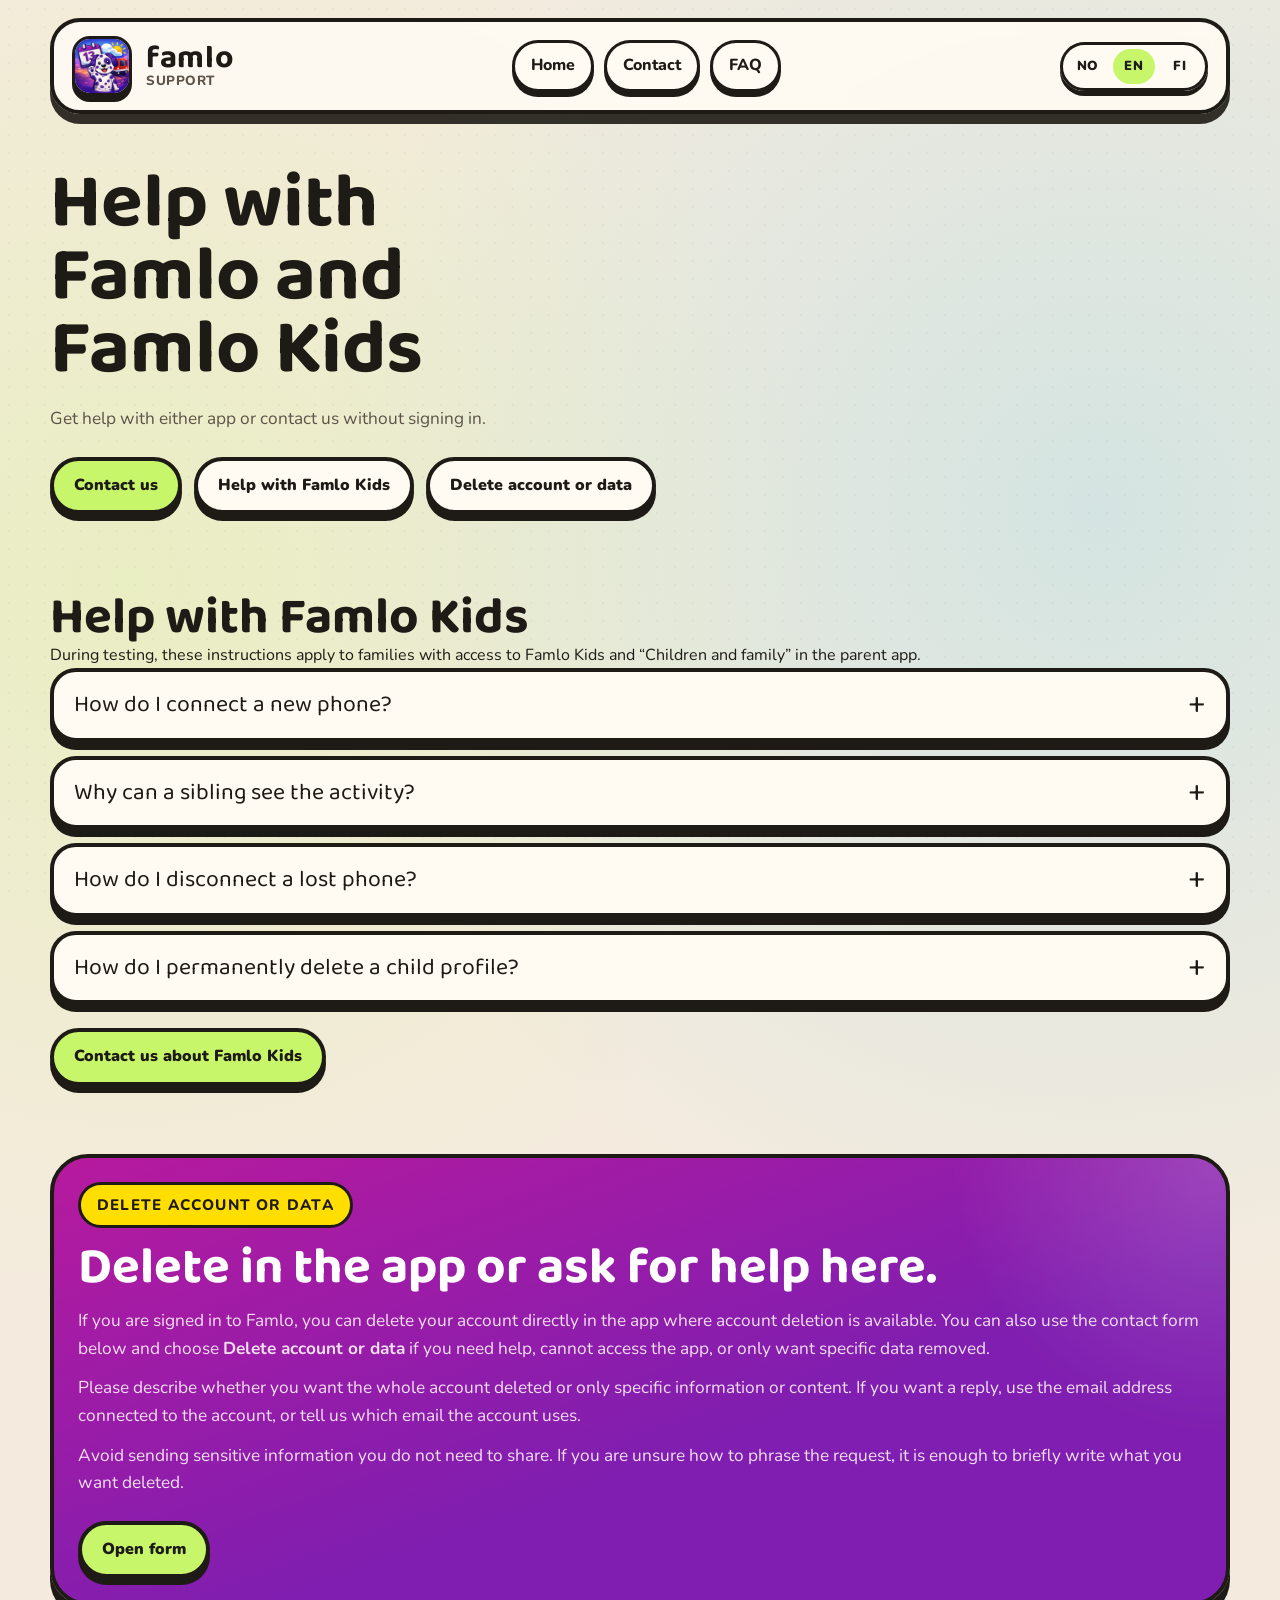
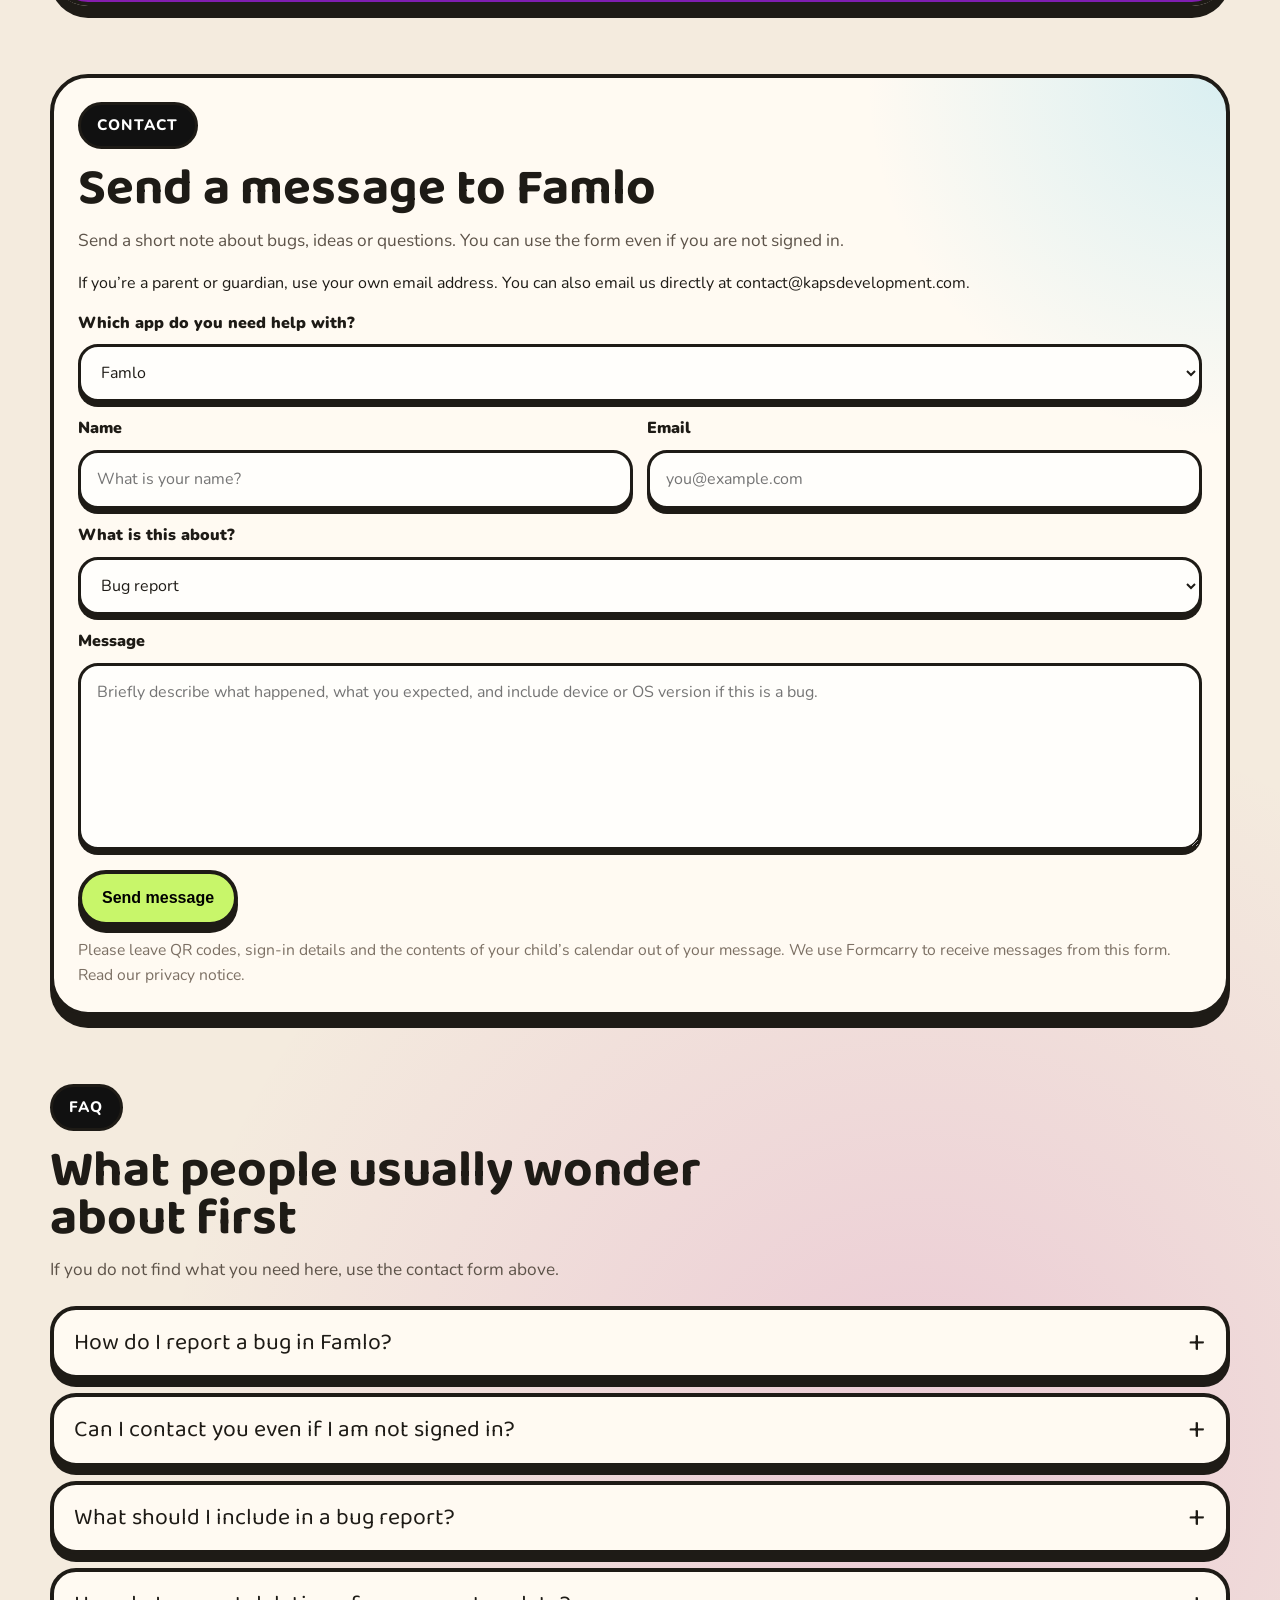
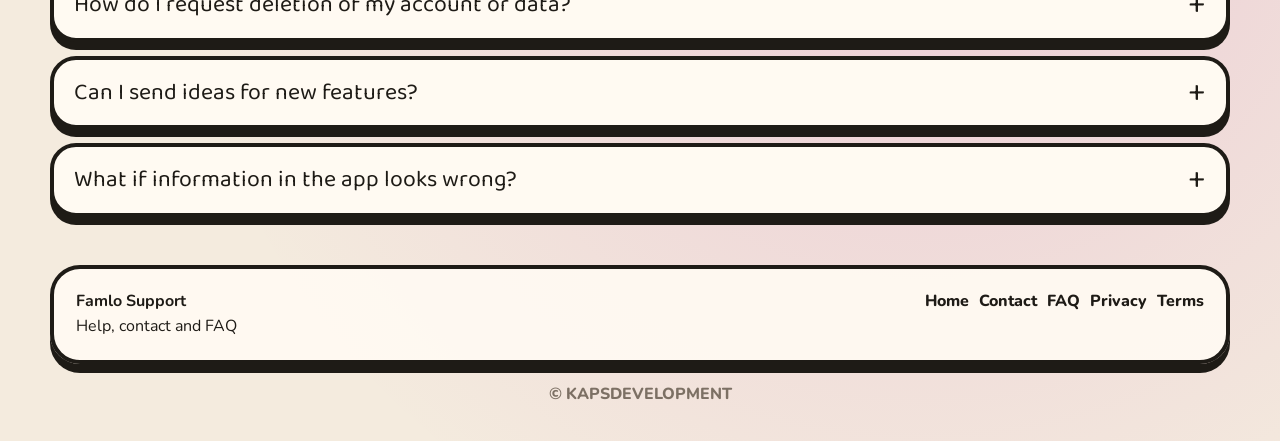
<file: en/support/index.html>
<!DOCTYPE html>
<html lang="en">
  <head>
    <meta charset="UTF-8" />
    <meta name="viewport" content="width=device-width, initial-scale=1.0" />
    <title>Support for Famlo and Famlo Kids</title>
    <meta
      name="description"
      content="Get help with Famlo and Famlo Kids. Connect a phone to your family, get help with the calendar or request deletion."
    />
    <meta name="robots" content="index, follow, max-image-preview:large" />
    <meta name="theme-color" content="#c8f359" />
    <link rel="canonical" href="https://famlo.no/en/support/" />
    <link rel="alternate" hreflang="nb" href="https://famlo.no/support/" />
    <link rel="alternate" hreflang="en" href="https://famlo.no/en/support/" />
    <link rel="alternate" hreflang="fi" href="https://famlo.no/fi/support/" />
    <link rel="alternate" hreflang="x-default" href="https://famlo.no/support/" />
    <link rel="icon" href="/favicon.ico" sizes="any" />
    <link rel="icon" type="image/png" sizes="192x192" href="/assets/icons/icon-192.png" />
    <link rel="apple-touch-icon" href="/apple-touch-icon.png" />
    <link rel="manifest" href="/site.webmanifest" />
    <meta property="og:site_name" content="Famlo" />
    <meta property="og:type" content="website" />
    <meta property="og:locale" content="en_US" />
    <meta property="og:title" content="Support for Famlo and Famlo Kids" />
    <meta
      property="og:description"
      content="Get help with Famlo and Famlo Kids. Connect a phone to your family, get help with the calendar or request deletion."
    />
    <meta property="og:url" content="https://famlo.no/en/support/" />
    <meta property="og:image" content="https://famlo.no/assets/images/famlo_promo.png" />
    <meta name="twitter:card" content="summary_large_image" />
    <link rel="preconnect" href="https://fonts.googleapis.com" />
    <link rel="preconnect" href="https://fonts.gstatic.com" crossorigin />
    <link
      href="https://fonts.googleapis.com/css2?family=Baloo+2:wght@600;700;800&amp;family=Nunito:wght@500;700;800&amp;display=swap"
      rel="stylesheet"
    />
    <link rel="stylesheet" href="../../styles.css" />
    <style>
      @media (min-width: 821px) {
        #famlo-kids, #contact, #delete-data, #faq { scroll-margin-top: 8rem; }
      }
    </style>
    <script type="application/ld+json">
      {
        "@context": "https://schema.org",
        "@type": "ContactPage",
        "@id": "https://famlo.no/en/support/#webpage",
        "url": "https://famlo.no/en/support/",
        "name": "Support for Famlo and Famlo Kids",
        "description": "Get help with Famlo and Famlo Kids. Connect a phone to your family, get help with the calendar or request deletion.",
        "inLanguage": "en",
        "isPartOf": {
          "@type": "WebSite",
          "@id": "https://famlo.no/en/#website",
          "url": "https://famlo.no/en/",
          "name": "Famlo"
        }
      }
    </script>
  </head>
  <body class="page-support">
    <div class="site-noise" aria-hidden="true"></div>

    <header class="site-header">
      <div class="container nav-shell">
        <a class="brand" href="../" aria-label="Famlo home">
          <span class="brand-icon">
            <img src="../../assets/images/famlo_app_ikon.png" alt="Famlo icon" loading="eager" />
          </span>
          <span class="brand-copy">
            <strong>famlo</strong>
            <small>Support</small>
          </span>
        </a>

        <nav class="nav-links" aria-label="Support navigation">
          <a href="../">Home</a>
          <a href="#contact">Contact</a>
          <a href="#faq">FAQ</a>
        </nav>

        <div class="language-switcher" aria-label="Choose language">
          <a href="../../support/">NO</a>
          <a class="is-active" href="./" aria-current="true">EN</a>
          <a href="../../fi/support/">FI</a>
        </div>
      </div>
    </header>

    <main>
      <section class="section support-hero">
        <div class="container">
          <div class="hero-copy">
            <h1>Help with Famlo and Famlo Kids</h1>
            <p class="hero-lead">Get help with either app or contact us without signing in.</p>
            <div class="cta-row">
              <a class="button button-primary" href="#contact">Contact us</a>
              <a class="button button-secondary" href="#famlo-kids">Help with Famlo Kids</a>
              <a class="button button-secondary" href="#delete-data">Delete account or data</a>
            </div>
          </div>
        </div>
      </section>

      <section class="section" id="famlo-kids">
        <div class="container">
          <h2>Help with Famlo Kids</h2>
          <p>During testing, these instructions apply to families with access to Famlo Kids and “Children and family” in the parent app.</p>
          <div class="faq-list">
            <details class="faq-item">
              <summary>How do I connect a new phone?</summary>
              <div class="faq-content"><p>Open Famlo Kids on your child’s phone. If you see “This phone is disconnected”, tap “Show new code”. Open the Famlo parent app on your own device, select “Scan QR code” and scan the code on your child’s screen. Choose the child’s existing profile and tap “Connect”. Your child will see their avatar and calendar again. You can also start scanning from “Children and family”.</p></div>
            </details>
            <details class="faq-item">
              <summary>Why can a sibling see the activity?</summary>
              <div class="faq-content"><p>When a child adds “Swimming”, it appears in their “My day” and in the “Family” view. Siblings will see it in their own “My day” if they are selected as participants or the activity is for the whole family.</p></div>
            </details>
            <details class="faq-item">
              <summary>How do I disconnect a lost phone?</summary>
              <div class="faq-content"><p>Open “Children and family” in the Famlo parent app. Select “Phones” for the right child, find the phone and confirm that you want to disconnect it. This blocks that phone’s access to Famlo. The child keeps their profile, activities and other approved phones. An offline phone can still show its last saved day view until it reconnects.</p></div>
            </details>
            <details class="faq-item">
              <summary>How do I permanently delete a child profile?</summary>
              <div class="faq-content"><p>Open “Children and family” in the Famlo parent app and choose “Delete profile” for the right child. Confirm permanent deletion. The child’s phones are disconnected and their profile and personal data are deleted. Shared activities may stay in the family calendar with the link to their creator removed. If you only removed the child from the family, the profile is kept and you can restore their membership.</p></div>
            </details>
          </div>
          <div class="cta-row"><a class="button button-primary" href="?app=kids#contact">Contact us about Famlo Kids</a></div>
        </div>
      </section>

      <section class="section">
        <div class="container">
          <article class="support-panel" id="delete-data">
            <span class="eyebrow">Delete account or data</span>
            <h2>Delete in the app or ask for help here.</h2>
            <p>
              If you are signed in to Famlo, you can delete your account directly
              in the app where account deletion is available. You can also use the
              contact form below and choose <strong>Delete account or data</strong>
              if you need help, cannot access the app, or only want specific data
              removed.
            </p>
            <p>
              Please describe whether you want the whole account deleted or only
              specific information or content. If you want a reply, use the email
              address connected to the account, or tell us which email the account uses.
            </p>
            <p>
              Avoid sending sensitive information you do not need to share. If you
              are unsure how to phrase the request, it is enough to briefly write
              what you want deleted.
            </p>

            <div class="cta-row">
              <a class="button button-primary" href="#contact">Open form</a>
            </div>
          </article>
        </div>
      </section>

      <section class="section" id="contact">
        <div class="container">
          <article class="form-card">
            <span class="eyebrow">Contact</span>
            <h2>Send a message to Famlo</h2>
            <p class="form-intro">
              Send a short note about bugs, ideas or questions. You can use the
              form even if you are not signed in.
            </p>

            <p>If you’re a parent or guardian, use your own email address. You can also email us directly at <a href="mailto:contact@kapsdevelopment.com">contact@kapsdevelopment.com</a>.</p>

            <div id="form-status" class="form-status" aria-live="polite"></div>

            <iframe id="support-form-iframe" name="support_form_iframe" title="Hidden submission target" style="display:none;"></iframe>

            <form id="support-form" action="https://formcarry.com/s/arQi40sZeJz" method="POST" accept-charset="UTF-8">
              <input type="text" name="website" tabindex="-1" autocomplete="off" class="honeypot" />
              <input type="hidden" name="_next" id="nextField" value="" />
              <div class="field">
                <label for="product">Which app do you need help with?</label>
                <select id="product" name="product" required>
                  <option value="Famlo">Famlo</option>
                  <option value="Famlo kids">Famlo Kids</option>
                </select>
              </div>
              <input type="hidden" name="source" value="Famlo_Website_EN" />

              <div class="form-grid">
                <div class="field">
                  <label for="name">Name</label>
                  <input id="name" name="name" type="text" placeholder="What is your name?" required />
                </div>

                <div class="field">
                  <label for="email">Email</label>
                  <input id="email" name="email" type="email" placeholder="you@example.com" required />
                </div>
              </div>

              <div class="field">
                <label for="subject">What is this about?</label>
                <select id="subject" name="subject" required>
                  <option value="Bug report">Bug report</option>
                  <option value="Feature request">Feature request</option>
                  <option value="General question">General question</option>
                  <option value="Delete account or data">Delete account or data</option>
                  <option value="Other">Other</option>
                </select>
              </div>

              <div class="field">
                <label for="message">Message</label>
                <textarea
                  id="message"
                  name="message"
                  rows="6"
                  placeholder="Briefly describe what happened, what you expected, and include device or OS version if this is a bug."
                  required
                ></textarea>
              </div>

              <div class="submit-row">
                <button class="button button-primary" type="submit">Send message</button>
              </div>

              <p class="form-hint">Please leave QR codes, sign-in details and the contents of your child’s calendar out of your message. We use Formcarry to receive messages from this form. <a href="/en/privacy/">Read our privacy notice</a>.</p>
            </form>
          </article>
        </div>
      </section>

      <section class="section" id="faq">
        <div class="container">
          <div class="section-heading">
            <span class="eyebrow">FAQ</span>
            <h2>What people usually wonder about first</h2>
            <p>If you do not find what you need here, use the contact form above.</p>
          </div>

          <div class="faq-list">
            <details class="faq-item">
              <summary>How do I report a bug in Famlo?</summary>
              <div class="faq-content">
                <p>
                  Use the contact form on this page and choose <strong>Bug report</strong>.
                  Briefly describe what happened, what you expected and which device
                  you used.
                </p>
              </div>
            </details>

            <details class="faq-item">
              <summary>Can I contact you even if I am not signed in?</summary>
              <div class="faq-content">
                <p>
                  Yes. You can use the support form even if you are not signed in
                  or only use the app in guest mode.
                </p>
              </div>
            </details>

            <details class="faq-item">
              <summary>What should I include in a bug report?</summary>
              <div class="faq-content">
                <p>A short description of the problem is most helpful. If possible, include when it happened, the device and the operating system version.</p>
              </div>
            </details>

            <details class="faq-item">
              <summary>How do I request deletion of my account or data?</summary>
              <div class="faq-content">
                <p>
                  You can delete your account in the app if you are signed in and
                  the function is available. You can also choose <strong>Delete
                  account or data</strong> in the form and write what you want deleted. If you want to delete only some of your data, tell us which information you want removed.
                </p>
              </div>
            </details>

            <details class="faq-item">
              <summary>Can I send ideas for new features?</summary>
              <div class="faq-content">
                <p>
                  Yes, please. Famlo is made for real family days, so ideas from
                  families are especially useful when we prioritize what comes next.
                </p>
              </div>
            </details>

            <details class="faq-item">
              <summary>What if information in the app looks wrong?</summary>
              <div class="faq-content">
                <p>Tell us which card showed the information and when you saw it. This helps us find and fix the problem.</p>
              </div>
            </details>
          </div>
        </div>
      </section>
    </main>

    <footer class="site-footer">
      <div class="container footer-shell">
        <div>
          <strong>Famlo Support</strong><br />
          Help, contact and FAQ
        </div>

        <div class="footer-links">
          <a href="../">Home</a>
          <a href="#contact">Contact</a>
          <a href="#faq">FAQ</a>
          <a href="/en/privacy/">Privacy</a>
          <a href="/en/terms/">Terms</a>
        </div>
      </div>

      <p class="footer-note">
        <a href="https://kapsdevelopment.com">© KAPSDEVELOPMENT</a>
      </p>
    </footer>

    <script src="../../script.js"></script>
  </body>
</html>
</file>
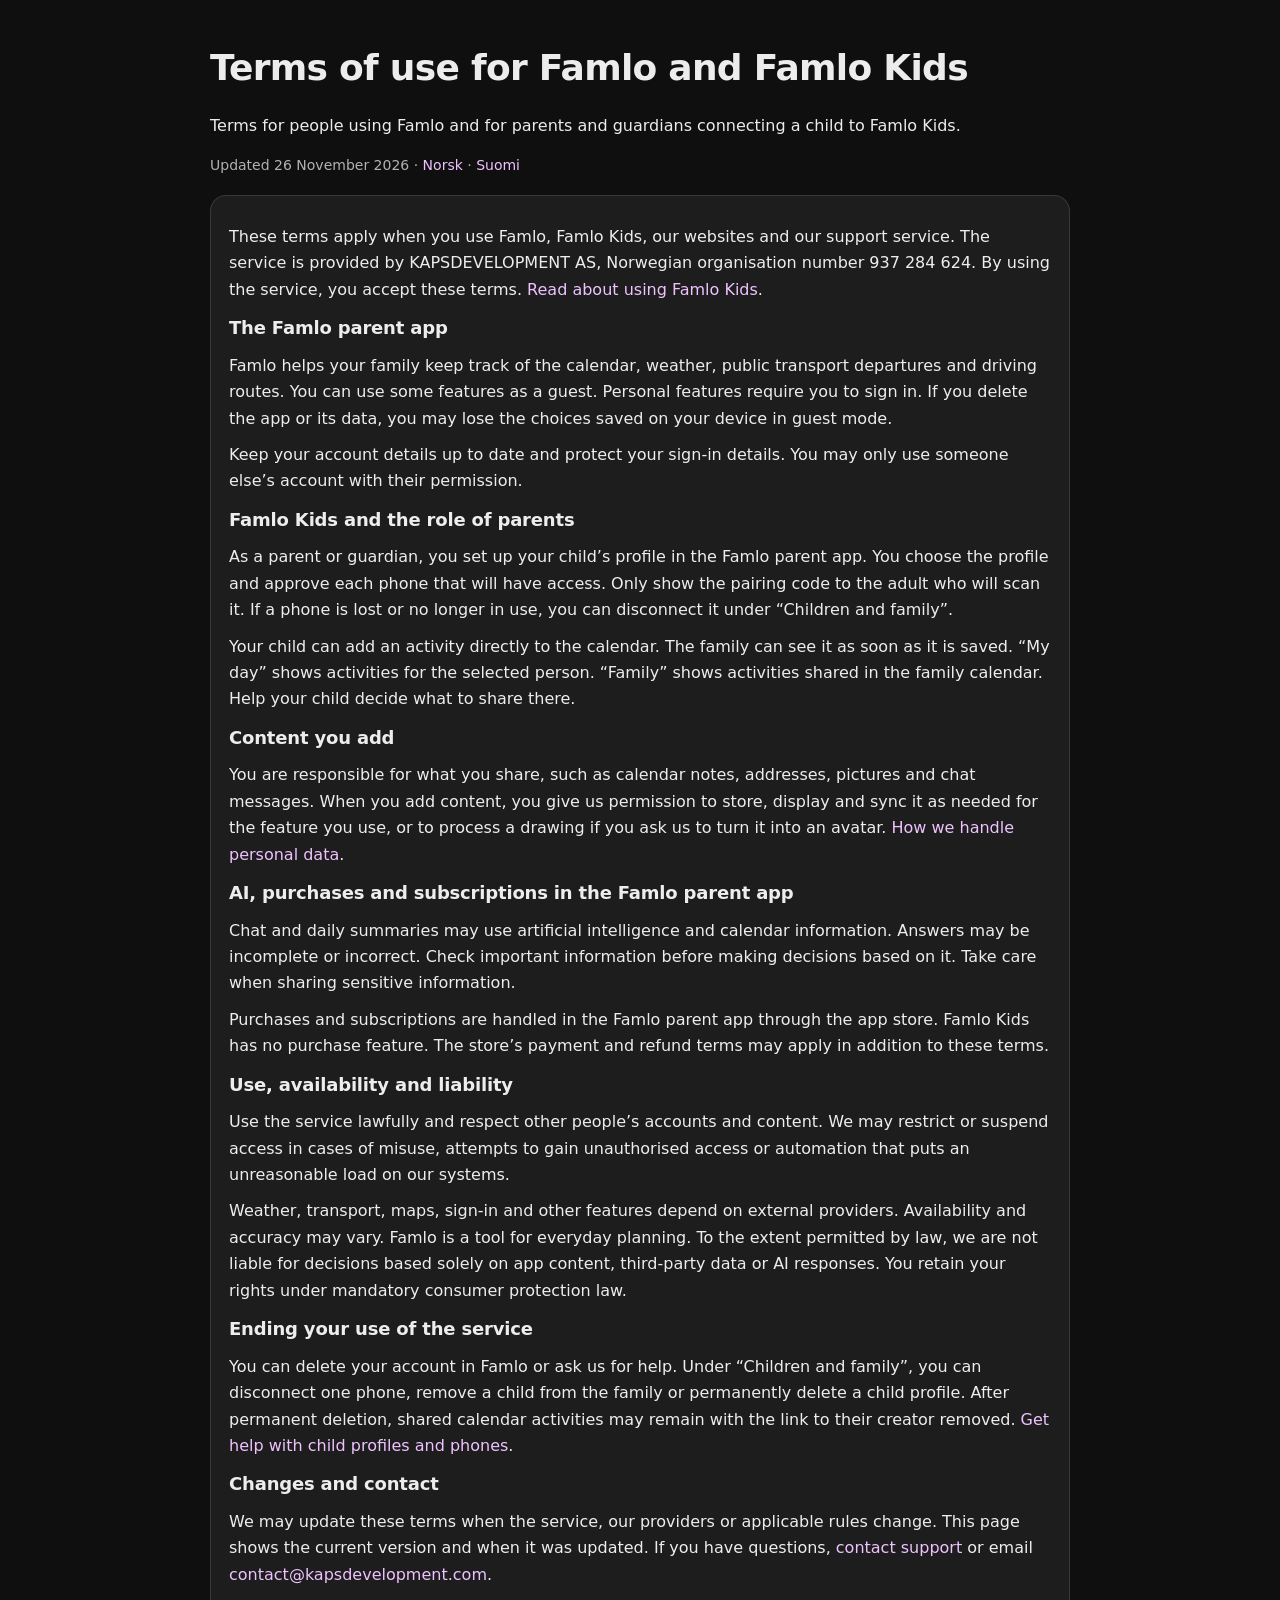
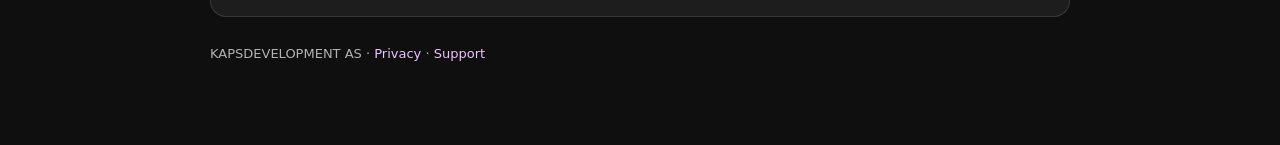
<file: en/terms/index.html>
<!doctype html>
<html lang="en">
<head>
  <meta charset="utf-8" />
  <meta name="viewport" content="width=device-width, initial-scale=1" />
  <meta name="color-scheme" content="dark" />
  <title>Terms of use for Famlo and Famlo Kids</title>
  <meta name="description" content="Terms for people using Famlo and for parents and guardians connecting a child to Famlo Kids." />
  <meta name="robots" content="index, follow" />
  <link rel="canonical" href="https://famlo.no/en/terms/" />
  <link rel="alternate" hreflang="nb" href="https://famlo.no/terms/" />
  <link rel="alternate" hreflang="en" href="https://famlo.no/en/terms/" />
  <link rel="alternate" hreflang="fi" href="https://famlo.no/fi/terms/" />
  <link rel="alternate" hreflang="x-default" href="https://famlo.no/terms/" />
  <link rel="icon" href="/favicon.ico" sizes="any" />
  <link rel="icon" type="image/png" sizes="192x192" href="/assets/icons/icon-192.png" />
  <link rel="apple-touch-icon" href="/apple-touch-icon.png" />
  <link rel="manifest" href="/site.webmanifest" />
  <meta property="og:site_name" content="Famlo" />
  <meta property="og:type" content="article" />
  <meta property="og:locale" content="en_US" />
  <meta property="og:title" content="Terms of use for Famlo and Famlo Kids" />
  <meta property="og:description" content="Terms for people using Famlo and for parents and guardians connecting a child to Famlo Kids." />
  <meta property="og:url" content="https://famlo.no/en/terms/" />

  <style>
    :root{--bg:#0f0f10;--panel:rgba(255,255,255,0.06);--text:rgba(255,255,255,0.92);--muted:rgba(255,255,255,0.68);--border:rgba(255,255,255,0.12);--accent:#b85cf1;--link:#efc2ff;--max:860px;--radius:16px}
    html{background:var(--bg)}
    html,body{min-height:100%}body{margin:0;font-family:ui-sans-serif,system-ui,-apple-system,Segoe UI,Roboto,Helvetica,Arial;background:transparent;color:var(--text);line-height:1.65}
    .wrap{max-width:var(--max);margin:0 auto;padding:28px 18px 80px}.top{display:flex;gap:14px;align-items:flex-start;justify-content:space-between;flex-wrap:wrap;margin-bottom:18px}.brand{display:flex;flex-direction:column;gap:4px}
    .badge,.pill{display:inline-flex;align-items:center;border:1px solid var(--border);background:var(--panel)}.badge{gap:10px;padding:10px 12px;border-radius:var(--radius)}.dot{width:10px;height:10px;border-radius:999px;background:var(--accent);box-shadow:0 0 0 4px rgba(184,92,241,0.18)}
    h1{font-size:clamp(26px,3.2vw,36px);margin:10px 0 2px;letter-spacing:-0.02em}h2{font-size:18px;margin:22px 0 10px;letter-spacing:-0.01em}p{margin:10px 0}.subtitle,.footer{color:var(--muted)}.subtitle{margin:0;font-size:14px}.footer{margin-top:26px;font-size:13px}
    .meta{display:flex;gap:12px;flex-wrap:wrap;margin-top:10px;color:var(--muted);font-size:13px}.pill{gap:8px;padding:7px 10px;border-radius:999px;background:rgba(0,0,0,0.10)}.card{border:1px solid var(--border);background:var(--panel);border-radius:var(--radius);padding:18px;margin-top:14px}.card h2{margin-top:0}
    ul{margin:8px 0 8px 22px}li{margin:6px 0}a{color:var(--link);text-decoration:none}a:hover{text-decoration:underline}.hr{height:1px;background:var(--border);margin:18px 0}.callout{border:1px solid rgba(184,92,241,0.35);background:rgba(184,92,241,0.10);border-radius:14px;padding:12px 14px;margin:14px 0}.callout strong{color:var(--link)}
  </style>
</head>

<body>
  <main class="wrap">
    <header class="top">
      <div class="brand">
        <h1>Terms of use for Famlo and Famlo Kids</h1>
        <p>Terms for people using Famlo and for parents and guardians connecting a child to Famlo Kids.</p>
        <p class="subtitle">Updated <time datetime="2026-11-26">26 November 2026</time> · <a href="/terms/" lang="nb" hreflang="nb">Norsk</a> · <a href="/fi/terms/" lang="fi" hreflang="fi">Suomi</a></p>
      </div>
    </header>
    <article class="card">
      <p>These terms apply when you use Famlo, Famlo Kids, our websites and our support service. The service is provided by KAPSDEVELOPMENT AS, Norwegian organisation number 937 284 624. By using the service, you accept these terms. <a href="#famlo-kids">Read about using Famlo Kids</a>.</p>

      <h2>The Famlo parent app</h2>
      <p>Famlo helps your family keep track of the calendar, weather, public transport departures and driving routes. You can use some features as a guest. Personal features require you to sign in. If you delete the app or its data, you may lose the choices saved on your device in guest mode.</p>
      <p>Keep your account details up to date and protect your sign-in details. You may only use someone else’s account with their permission.</p>

      <h2 id="famlo-kids">Famlo Kids and the role of parents</h2>
      <p>As a parent or guardian, you set up your child’s profile in the Famlo parent app. You choose the profile and approve each phone that will have access. Only show the pairing code to the adult who will scan it. If a phone is lost or no longer in use, you can disconnect it under “Children and family”.</p>
      <p>Your child can add an activity directly to the calendar. The family can see it as soon as it is saved. “My day” shows activities for the selected person. “Family” shows activities shared in the family calendar. Help your child decide what to share there.</p>

      <h2>Content you add</h2>
      <p>You are responsible for what you share, such as calendar notes, addresses, pictures and chat messages. When you add content, you give us permission to store, display and sync it as needed for the feature you use, or to process a drawing if you ask us to turn it into an avatar. <a href="/en/privacy/">How we handle personal data</a>.</p>

      <h2>AI, purchases and subscriptions in the Famlo parent app</h2>
      <p>Chat and daily summaries may use artificial intelligence and calendar information. Answers may be incomplete or incorrect. Check important information before making decisions based on it. Take care when sharing sensitive information.</p>
      <p>Purchases and subscriptions are handled in the Famlo parent app through the app store. Famlo Kids has no purchase feature. The store’s payment and refund terms may apply in addition to these terms.</p>

      <h2>Use, availability and liability</h2>
      <p>Use the service lawfully and respect other people’s accounts and content. We may restrict or suspend access in cases of misuse, attempts to gain unauthorised access or automation that puts an unreasonable load on our systems.</p>
      <p>Weather, transport, maps, sign-in and other features depend on external providers. Availability and accuracy may vary. Famlo is a tool for everyday planning. To the extent permitted by law, we are not liable for decisions based solely on app content, third-party data or AI responses. You retain your rights under mandatory consumer protection law.</p>

      <h2>Ending your use of the service</h2>
      <p>You can delete your account in Famlo or ask us for help. Under “Children and family”, you can disconnect one phone, remove a child from the family or permanently delete a child profile. After permanent deletion, shared calendar activities may remain with the link to their creator removed. <a href="/en/support/#famlo-kids">Get help with child profiles and phones</a>.</p>

      <h2>Changes and contact</h2>
      <p>We may update these terms when the service, our providers or applicable rules change. This page shows the current version and when it was updated. If you have questions, <a href="/en/support/">contact support</a> or email <a href="mailto:contact@kapsdevelopment.com">contact@kapsdevelopment.com</a>.</p>
    </article>
    <footer class="footer">
      KAPSDEVELOPMENT AS · <a href="/en/privacy/">Privacy</a> · <a href="/en/support/">Support</a>
    </footer>
  </main>
</body>
</html>
</file>
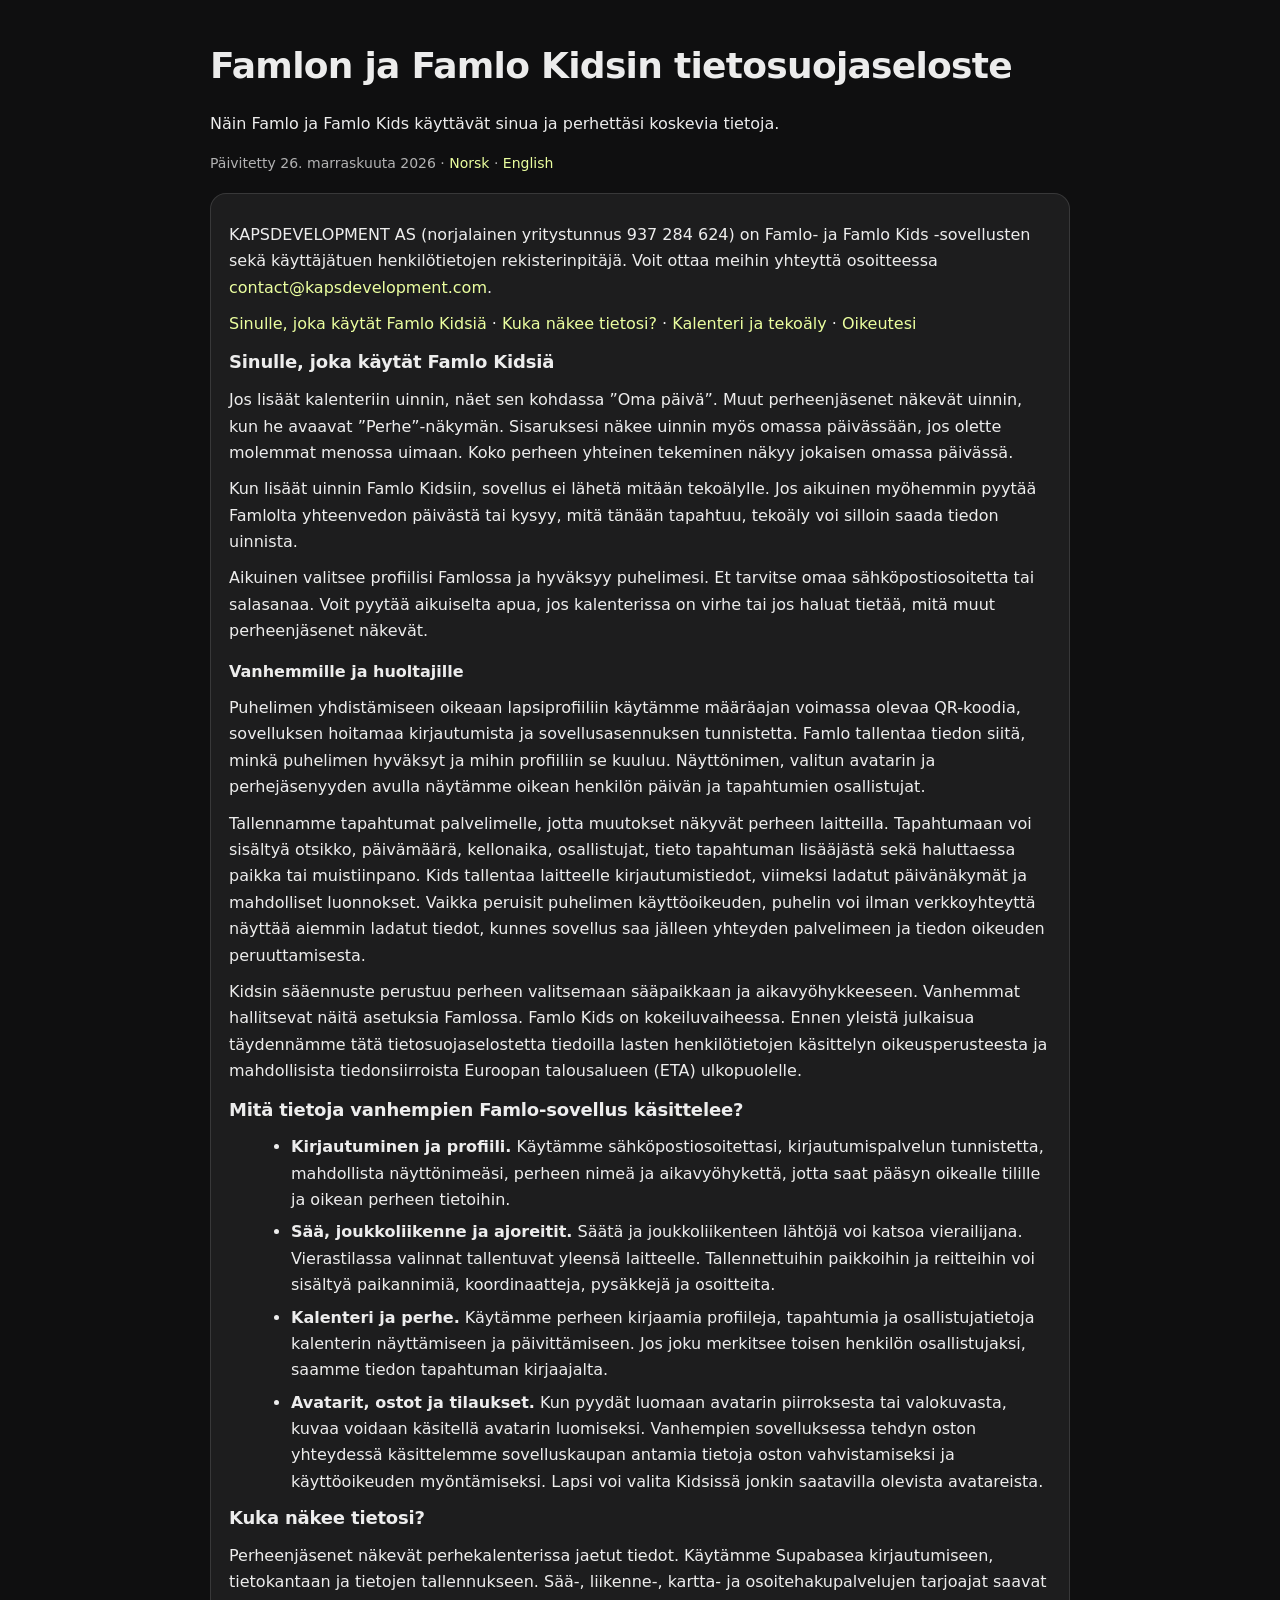
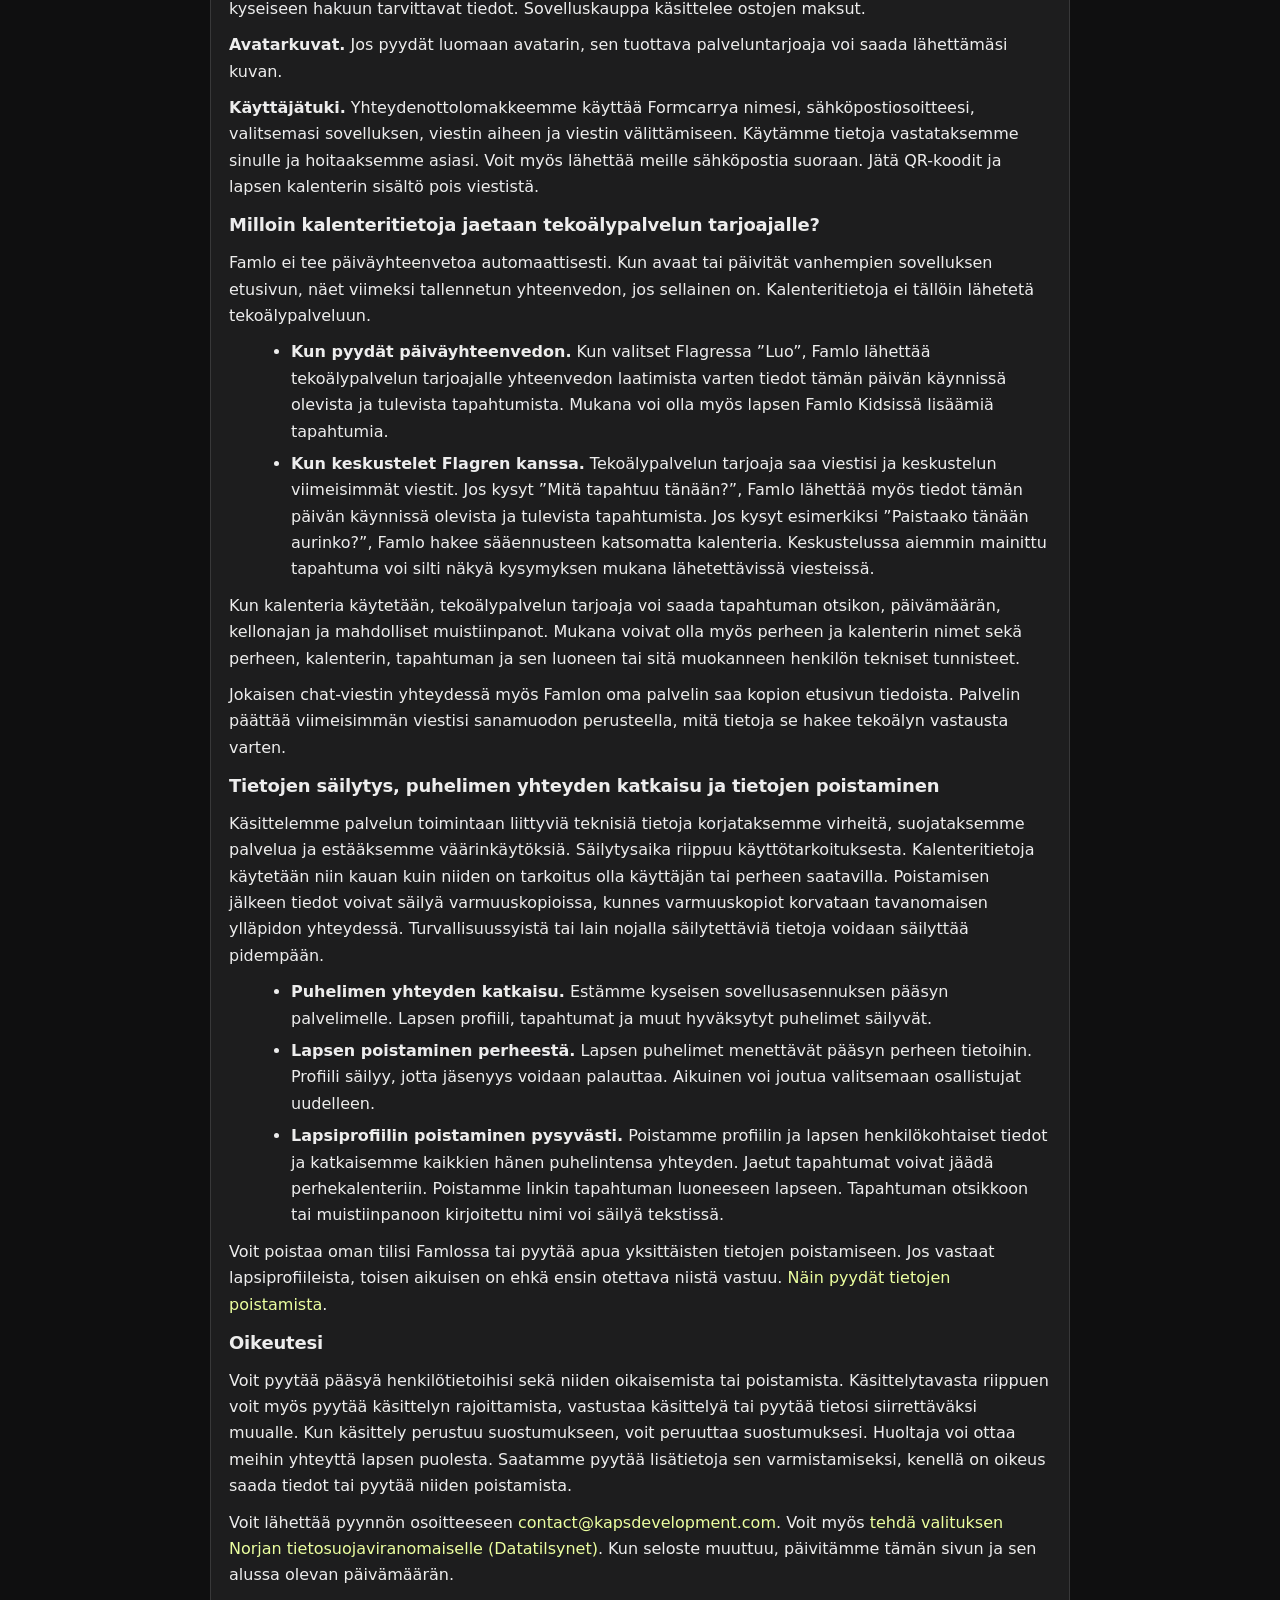
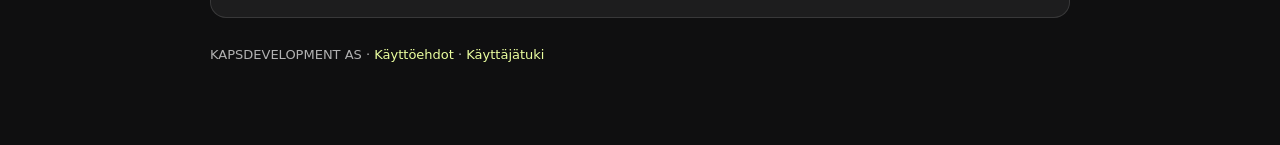
<file: fi/privacy/index.html>
<!doctype html>
<html lang="fi">
<head>
  <meta charset="utf-8" />
  <meta name="viewport" content="width=device-width, initial-scale=1" />
  <meta name="color-scheme" content="dark" />
  <title>Famlon ja Famlo Kidsin tietosuojaseloste</title>
  <meta name="description" content="Näin Famlo ja Famlo Kids käyttävät sinua ja perhettäsi koskevia tietoja." />
  <meta name="robots" content="index, follow" />
  <link rel="canonical" href="https://famlo.no/fi/privacy/" />
  <link rel="alternate" hreflang="nb" href="https://famlo.no/privacy/" />
  <link rel="alternate" hreflang="en" href="https://famlo.no/en/privacy/" />
  <link rel="alternate" hreflang="fi" href="https://famlo.no/fi/privacy/" />
  <link rel="alternate" hreflang="x-default" href="https://famlo.no/privacy/" />
  <link rel="icon" href="/favicon.ico" sizes="any" />
  <link rel="icon" type="image/png" sizes="192x192" href="/assets/icons/icon-192.png" />
  <link rel="apple-touch-icon" href="/apple-touch-icon.png" />
  <link rel="manifest" href="/site.webmanifest" />
  <meta property="og:site_name" content="Famlo" />
  <meta property="og:type" content="article" />
  <meta property="og:locale" content="fi_FI" />
  <meta property="og:title" content="Famlon ja Famlo Kidsin tietosuojaseloste" />
  <meta property="og:description" content="Näin Famlo ja Famlo Kids käyttävät sinua ja perhettäsi koskevia tietoja." />
  <meta property="og:url" content="https://famlo.no/fi/privacy/" />

  <style>
    :root{--bg:#0f0f10;--panel:rgba(255,255,255,0.06);--text:rgba(255,255,255,0.92);--muted:rgba(255,255,255,0.68);--border:rgba(255,255,255,0.12);--accent:#c8f359;--link:#ebff9f;--max:860px;--radius:16px}
    html{background:var(--bg)}
    html,body{min-height:100%}
    body{margin:0;font-family:ui-sans-serif,system-ui,-apple-system,Segoe UI,Roboto,Helvetica,Arial;background:transparent;color:var(--text);line-height:1.65}
    .wrap{max-width:var(--max);margin:0 auto;padding:28px 18px 80px}
    .top{display:flex;gap:14px;align-items:flex-start;justify-content:space-between;flex-wrap:wrap;margin-bottom:18px}
    .brand{display:flex;flex-direction:column;gap:4px}
    .badge,.pill{display:inline-flex;align-items:center;border:1px solid var(--border);background:var(--panel)}
    .badge{gap:10px;padding:10px 12px;border-radius:var(--radius)}
    .dot{width:10px;height:10px;border-radius:999px;background:var(--accent);box-shadow:0 0 0 4px rgba(200,243,89,0.18)}
    h1{font-size:clamp(26px,3.2vw,36px);margin:8px 0 2px;letter-spacing:-0.02em}
    h2{font-size:18px;margin:22px 0 10px;letter-spacing:-0.01em}
    h3{margin:14px 0 6px;font-size:16px}
    p{margin:10px 0}.subtitle,.footer{color:var(--muted)}.subtitle{margin:0;font-size:14px}.footer{margin-top:26px;font-size:13px}
    .meta{display:flex;gap:12px;flex-wrap:wrap;margin-top:10px;color:var(--muted);font-size:13px}
    .pill{gap:8px;padding:7px 10px;border-radius:999px;background:rgba(0,0,0,0.10)}
    .card{border:1px solid var(--border);background:var(--panel);border-radius:var(--radius);padding:18px;margin-top:14px}.card h2{margin-top:0}
    ul{margin:8px 0 8px 22px}li{margin:6px 0}
    a{color:var(--link);text-decoration:none}a:hover{text-decoration:underline}
    .hr{height:1px;background:var(--border);margin:18px 0}
    .callout{border:1px solid rgba(200,243,89,0.35);background:rgba(200,243,89,0.08);border-radius:14px;padding:12px 14px;margin:14px 0}.callout strong{color:var(--accent)}
  </style>
</head>

<body>
  <main class="wrap">
    <header class="top">
      <div class="brand">
        <h1>Famlon ja Famlo Kidsin tietosuojaseloste</h1>
        <p>Näin Famlo ja Famlo Kids käyttävät sinua ja perhettäsi koskevia tietoja.</p>
        <p class="subtitle">Päivitetty <time datetime="2026-11-26">26. marraskuuta 2026</time> · <a href="/privacy/" lang="nb" hreflang="nb">Norsk</a> · <a href="/en/privacy/" lang="en" hreflang="en">English</a></p>
      </div>
    </header>
    <article class="card">
      <p>KAPSDEVELOPMENT AS (norjalainen yritystunnus 937 284 624) on Famlo- ja Famlo Kids -sovellusten sekä käyttäjätuen henkilötietojen rekisterinpitäjä. Voit ottaa meihin yhteyttä osoitteessa <a href="mailto:contact@kapsdevelopment.com">contact@kapsdevelopment.com</a>.</p>
      <p><a href="#famlo-kids">Sinulle, joka käytät Famlo Kidsiä</a> · <a href="#tietojen-jakaminen">Kuka näkee tietosi?</a> · <a href="#kalenteri-ja-tekoaly">Kalenteri ja tekoäly</a> · <a href="#oikeutesi">Oikeutesi</a></p>

      <h2 id="famlo-kids">Sinulle, joka käytät Famlo Kidsiä</h2>
      <p>Jos lisäät kalenteriin uinnin, näet sen kohdassa ”Oma päivä”. Muut perheenjäsenet näkevät uinnin, kun he avaavat ”Perhe”-näkymän. Sisaruksesi näkee uinnin myös omassa päivässään, jos olette molemmat menossa uimaan. Koko perheen yhteinen tekeminen näkyy jokaisen omassa päivässä.</p>
      <p>Kun lisäät uinnin Famlo Kidsiin, sovellus ei lähetä mitään tekoälylle. Jos aikuinen myöhemmin pyytää Famlolta yhteenvedon päivästä tai kysyy, mitä tänään tapahtuu, tekoäly voi silloin saada tiedon uinnista.</p>
      <p>Aikuinen valitsee profiilisi Famlossa ja hyväksyy puhelimesi. Et tarvitse omaa sähköpostiosoitetta tai salasanaa. Voit pyytää aikuiselta apua, jos kalenterissa on virhe tai jos haluat tietää, mitä muut perheenjäsenet näkevät.</p>

      <h3>Vanhemmille ja huoltajille</h3>
      <p>Puhelimen yhdistämiseen oikeaan lapsiprofiiliin käytämme määräajan voimassa olevaa QR-koodia, sovelluksen hoitamaa kirjautumista ja sovellusasennuksen tunnistetta. Famlo tallentaa tiedon siitä, minkä puhelimen hyväksyt ja mihin profiiliin se kuuluu. Näyttönimen, valitun avatarin ja perhejäsenyyden avulla näytämme oikean henkilön päivän ja tapahtumien osallistujat.</p>
      <p>Tallennamme tapahtumat palvelimelle, jotta muutokset näkyvät perheen laitteilla. Tapahtumaan voi sisältyä otsikko, päivämäärä, kellonaika, osallistujat, tieto tapahtuman lisääjästä sekä haluttaessa paikka tai muistiinpano. Kids tallentaa laitteelle kirjautumistiedot, viimeksi ladatut päivänäkymät ja mahdolliset luonnokset. Vaikka peruisit puhelimen käyttöoikeuden, puhelin voi ilman verkkoyhteyttä näyttää aiemmin ladatut tiedot, kunnes sovellus saa jälleen yhteyden palvelimeen ja tiedon oikeuden peruuttamisesta.</p>
      <p>Kidsin sääennuste perustuu perheen valitsemaan sääpaikkaan ja aikavyöhykkeeseen. Vanhemmat hallitsevat näitä asetuksia Famlossa. Famlo Kids on kokeiluvaiheessa. Ennen yleistä julkaisua täydennämme tätä tietosuojaselostetta tiedoilla lasten henkilötietojen käsittelyn oikeusperusteesta ja mahdollisista tiedonsiirroista Euroopan talousalueen (ETA) ulkopuolelle.</p>

      <h2>Mitä tietoja vanhempien Famlo-sovellus käsittelee?</h2>
      <ul>
        <li><strong>Kirjautuminen ja profiili.</strong> Käytämme sähköpostiosoitettasi, kirjautumispalvelun tunnistetta, mahdollista näyttönimeäsi, perheen nimeä ja aikavyöhykettä, jotta saat pääsyn oikealle tilille ja oikean perheen tietoihin.</li>
        <li><strong>Sää, joukkoliikenne ja ajoreitit.</strong> Säätä ja joukkoliikenteen lähtöjä voi katsoa vierailijana. Vierastilassa valinnat tallentuvat yleensä laitteelle. Tallennettuihin paikkoihin ja reitteihin voi sisältyä paikannimiä, koordinaatteja, pysäkkejä ja osoitteita.</li>
        <li><strong>Kalenteri ja perhe.</strong> Käytämme perheen kirjaamia profiileja, tapahtumia ja osallistujatietoja kalenterin näyttämiseen ja päivittämiseen. Jos joku merkitsee toisen henkilön osallistujaksi, saamme tiedon tapahtuman kirjaajalta.</li>
        <li><strong>Avatarit, ostot ja tilaukset.</strong> Kun pyydät luomaan avatarin piirroksesta tai valokuvasta, kuvaa voidaan käsitellä avatarin luomiseksi. Vanhempien sovelluksessa tehdyn oston yhteydessä käsittelemme sovelluskaupan antamia tietoja oston vahvistamiseksi ja käyttöoikeuden myöntämiseksi. Lapsi voi valita Kidsissä jonkin saatavilla olevista avatareista.</li>
      </ul>

      <h2 id="tietojen-jakaminen">Kuka näkee tietosi?</h2>
      <p>Perheenjäsenet näkevät perhekalenterissa jaetut tiedot. Käytämme Supabasea kirjautumiseen, tietokantaan ja tietojen tallennukseen. Sää-, liikenne-, kartta- ja osoitehakupalvelujen tarjoajat saavat kyseiseen hakuun tarvittavat tiedot. Sovelluskauppa käsittelee ostojen maksut.</p>
      <p><strong>Avatarkuvat.</strong> Jos pyydät luomaan avatarin, sen tuottava palveluntarjoaja voi saada lähettämäsi kuvan.</p>
      <p><strong>Käyttäjätuki.</strong> Yhteydenottolomakkeemme käyttää Formcarrya nimesi, sähköpostiosoitteesi, valitsemasi sovelluksen, viestin aiheen ja viestin välittämiseen. Käytämme tietoja vastataksemme sinulle ja hoitaaksemme asiasi. Voit myös lähettää meille sähköpostia suoraan. Jätä QR-koodit ja lapsen kalenterin sisältö pois viestistä.</p>

      <h2 id="kalenteri-ja-tekoaly">Milloin kalenteritietoja jaetaan tekoälypalvelun tarjoajalle?</h2>
      <p>Famlo ei tee päiväyhteenvetoa automaattisesti. Kun avaat tai päivität vanhempien sovelluksen etusivun, näet viimeksi tallennetun yhteenvedon, jos sellainen on. Kalenteritietoja ei tällöin lähetetä tekoälypalveluun.</p>
      <ul>
        <li><strong>Kun pyydät päiväyhteenvedon.</strong> Kun valitset Flagressa ”Luo”, Famlo lähettää tekoälypalvelun tarjoajalle yhteenvedon laatimista varten tiedot tämän päivän käynnissä olevista ja tulevista tapahtumista. Mukana voi olla myös lapsen Famlo Kidsissä lisäämiä tapahtumia.</li>
        <li><strong>Kun keskustelet Flagren kanssa.</strong> Tekoälypalvelun tarjoaja saa viestisi ja keskustelun viimeisimmät viestit. Jos kysyt ”Mitä tapahtuu tänään?”, Famlo lähettää myös tiedot tämän päivän käynnissä olevista ja tulevista tapahtumista. Jos kysyt esimerkiksi ”Paistaako tänään aurinko?”, Famlo hakee sääennusteen katsomatta kalenteria. Keskustelussa aiemmin mainittu tapahtuma voi silti näkyä kysymyksen mukana lähetettävissä viesteissä.</li>
      </ul>
      <p>Kun kalenteria käytetään, tekoälypalvelun tarjoaja voi saada tapahtuman otsikon, päivämäärän, kellonajan ja mahdolliset muistiinpanot. Mukana voivat olla myös perheen ja kalenterin nimet sekä perheen, kalenterin, tapahtuman ja sen luoneen tai sitä muokanneen henkilön tekniset tunnisteet.</p>
      <p>Jokaisen chat-viestin yhteydessä myös Famlon oma palvelin saa kopion etusivun tiedoista. Palvelin päättää viimeisimmän viestisi sanamuodon perusteella, mitä tietoja se hakee tekoälyn vastausta varten.</p>

      <h2>Tietojen säilytys, puhelimen yhteyden katkaisu ja tietojen poistaminen</h2>
      <p>Käsittelemme palvelun toimintaan liittyviä teknisiä tietoja korjataksemme virheitä, suojataksemme palvelua ja estääksemme väärinkäytöksiä. Säilytysaika riippuu käyttötarkoituksesta. Kalenteritietoja käytetään niin kauan kuin niiden on tarkoitus olla käyttäjän tai perheen saatavilla. Poistamisen jälkeen tiedot voivat säilyä varmuuskopioissa, kunnes varmuuskopiot korvataan tavanomaisen ylläpidon yhteydessä. Turvallisuussyistä tai lain nojalla säilytettäviä tietoja voidaan säilyttää pidempään.</p>
      <ul>
        <li><strong>Puhelimen yhteyden katkaisu.</strong> Estämme kyseisen sovellusasennuksen pääsyn palvelimelle. Lapsen profiili, tapahtumat ja muut hyväksytyt puhelimet säilyvät.</li>
        <li><strong>Lapsen poistaminen perheestä.</strong> Lapsen puhelimet menettävät pääsyn perheen tietoihin. Profiili säilyy, jotta jäsenyys voidaan palauttaa. Aikuinen voi joutua valitsemaan osallistujat uudelleen.</li>
        <li><strong>Lapsiprofiilin poistaminen pysyvästi.</strong> Poistamme profiilin ja lapsen henkilökohtaiset tiedot ja katkaisemme kaikkien hänen puhelintensa yhteyden. Jaetut tapahtumat voivat jäädä perhekalenteriin. Poistamme linkin tapahtuman luoneeseen lapseen. Tapahtuman otsikkoon tai muistiinpanoon kirjoitettu nimi voi säilyä tekstissä.</li>
      </ul>
      <p>Voit poistaa oman tilisi Famlossa tai pyytää apua yksittäisten tietojen poistamiseen. Jos vastaat lapsiprofiileista, toisen aikuisen on ehkä ensin otettava niistä vastuu. <a href="/fi/support/#delete-data">Näin pyydät tietojen poistamista</a>.</p>

      <h2 id="oikeutesi">Oikeutesi</h2>
      <p>Voit pyytää pääsyä henkilötietoihisi sekä niiden oikaisemista tai poistamista. Käsittelytavasta riippuen voit myös pyytää käsittelyn rajoittamista, vastustaa käsittelyä tai pyytää tietosi siirrettäväksi muualle. Kun käsittely perustuu suostumukseen, voit peruuttaa suostumuksesi. Huoltaja voi ottaa meihin yhteyttä lapsen puolesta. Saatamme pyytää lisätietoja sen varmistamiseksi, kenellä on oikeus saada tiedot tai pyytää niiden poistamista.</p>
      <p>Voit lähettää pyynnön osoitteeseen <a href="mailto:contact@kapsdevelopment.com">contact@kapsdevelopment.com</a>. Voit myös <a href="https://www.datatilsynet.no/om-datatilsynet/kontakt-oss/klage-til-datatilsynet/">tehdä valituksen Norjan tietosuojaviranomaiselle (Datatilsynet)</a>. Kun seloste muuttuu, päivitämme tämän sivun ja sen alussa olevan päivämäärän.</p>
    </article>
    <footer class="footer">
      KAPSDEVELOPMENT AS · <a href="/fi/terms/">Käyttöehdot</a> · <a href="/fi/support/">Käyttäjätuki</a>
    </footer>
  </main>
</body>
</html>
</file>
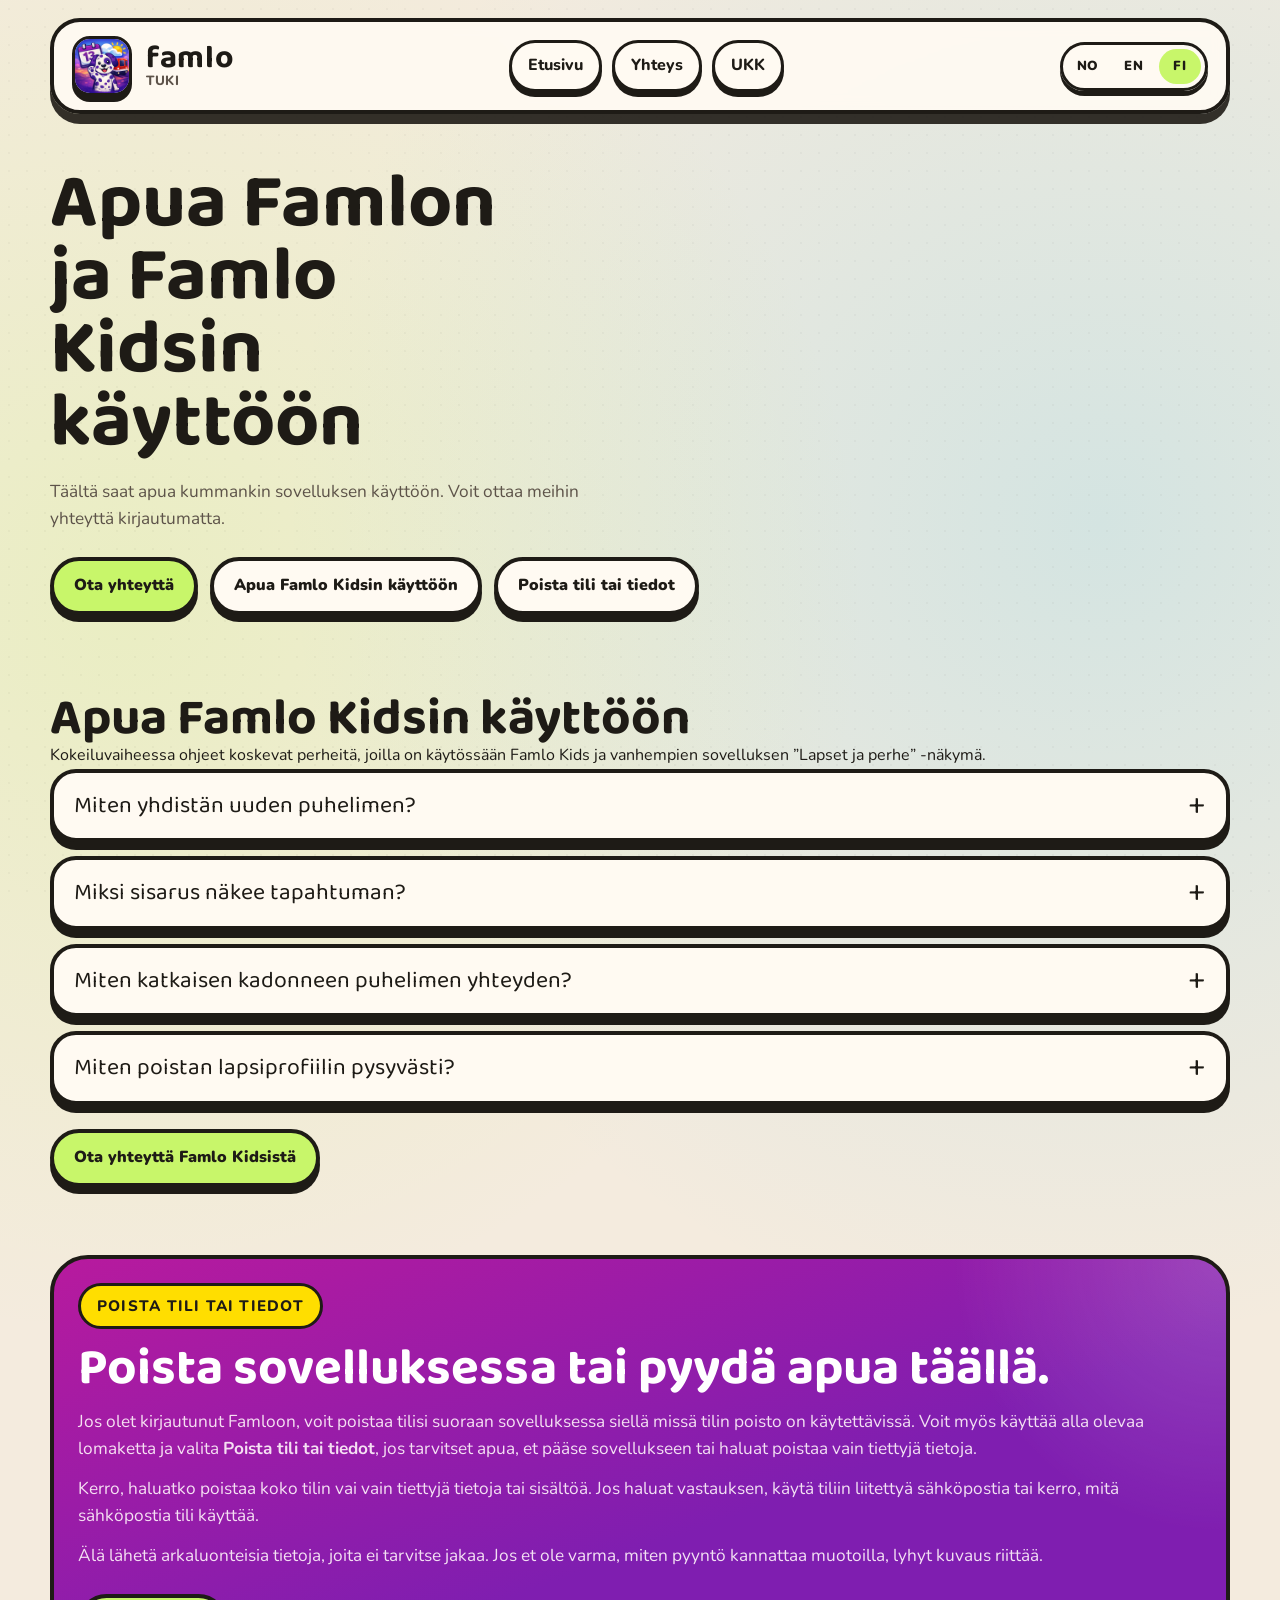
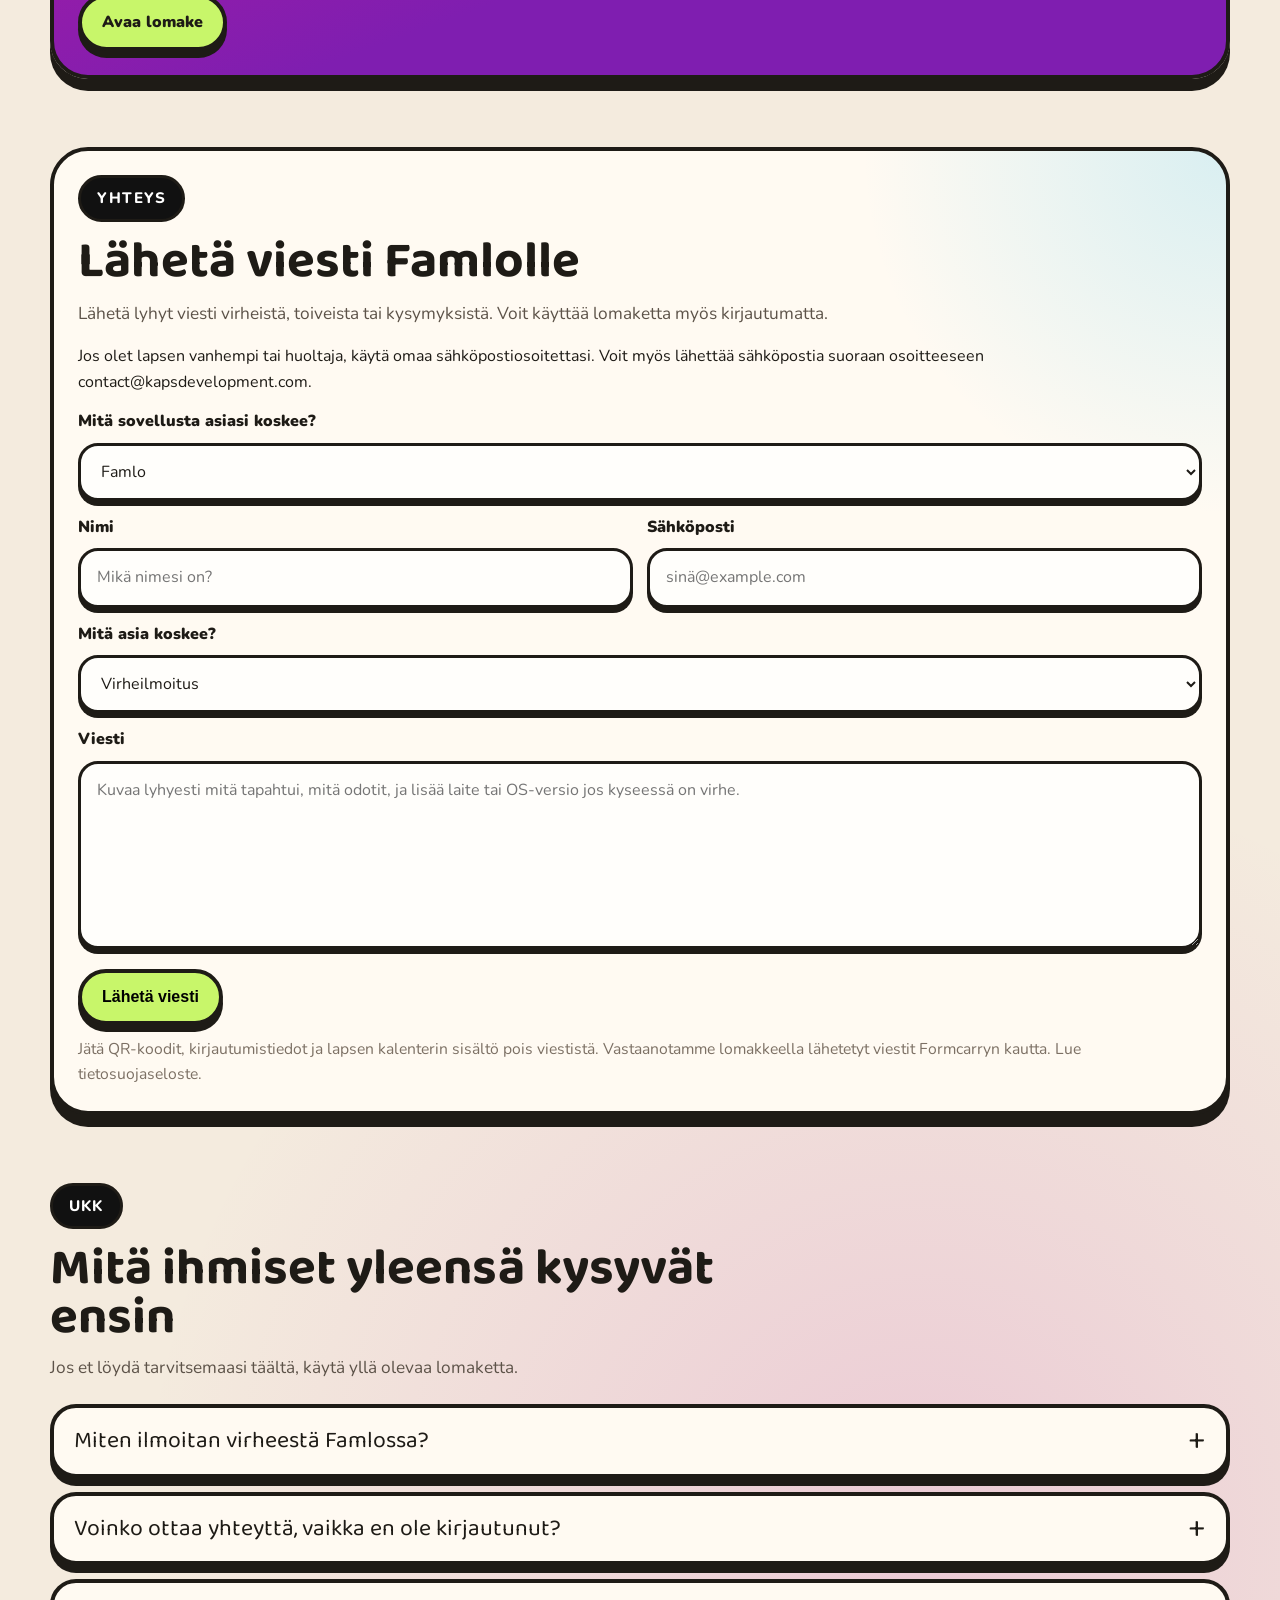
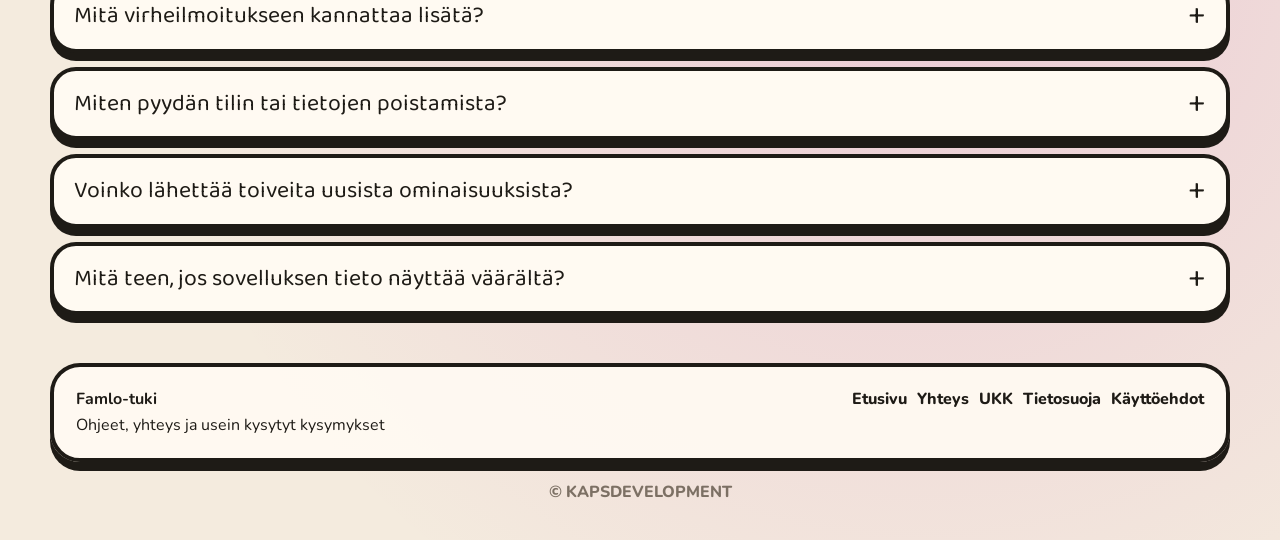
<file: fi/support/index.html>
<!DOCTYPE html>
<html lang="fi">
  <head>
    <meta charset="UTF-8" />
    <meta name="viewport" content="width=device-width, initial-scale=1.0" />
    <title>Famlo- ja Famlo Kids -sovellusten käyttäjätuki</title>
    <meta
      name="description"
      content="Apua Famlo- ja Famlo Kids -sovellusten käyttöön. Yhdistä puhelin perheeseen, kysy kalenterista tai pyydä tietojen poistamista."
    />
    <meta name="robots" content="index, follow, max-image-preview:large" />
    <meta name="theme-color" content="#c8f359" />
    <link rel="canonical" href="https://famlo.no/fi/support/" />
    <link rel="alternate" hreflang="nb" href="https://famlo.no/support/" />
    <link rel="alternate" hreflang="en" href="https://famlo.no/en/support/" />
    <link rel="alternate" hreflang="fi" href="https://famlo.no/fi/support/" />
    <link rel="alternate" hreflang="x-default" href="https://famlo.no/support/" />
    <link rel="icon" href="/favicon.ico" sizes="any" />
    <link rel="icon" type="image/png" sizes="192x192" href="/assets/icons/icon-192.png" />
    <link rel="apple-touch-icon" href="/apple-touch-icon.png" />
    <link rel="manifest" href="/site.webmanifest" />
    <meta property="og:site_name" content="Famlo" />
    <meta property="og:type" content="website" />
    <meta property="og:locale" content="fi_FI" />
    <meta property="og:title" content="Famlo- ja Famlo Kids -sovellusten käyttäjätuki" />
    <meta
      property="og:description"
      content="Apua Famlo- ja Famlo Kids -sovellusten käyttöön. Yhdistä puhelin perheeseen, kysy kalenterista tai pyydä tietojen poistamista."
    />
    <meta property="og:url" content="https://famlo.no/fi/support/" />
    <meta property="og:image" content="https://famlo.no/assets/images/famlo_promo.png" />
    <meta name="twitter:card" content="summary_large_image" />
    <link rel="preconnect" href="https://fonts.googleapis.com" />
    <link rel="preconnect" href="https://fonts.gstatic.com" crossorigin />
    <link
      href="https://fonts.googleapis.com/css2?family=Baloo+2:wght@600;700;800&amp;family=Nunito:wght@500;700;800&amp;display=swap"
      rel="stylesheet"
    />
    <link rel="stylesheet" href="../../styles.css" />
    <style>
      @media (min-width: 821px) {
        #famlo-kids, #contact, #delete-data, #faq { scroll-margin-top: 8rem; }
      }
    </style>
    <script type="application/ld+json">
      {
        "@context": "https://schema.org",
        "@type": "ContactPage",
        "@id": "https://famlo.no/fi/support/#webpage",
        "url": "https://famlo.no/fi/support/",
        "name": "Famlo- ja Famlo Kids -sovellusten käyttäjätuki",
        "description": "Apua Famlo- ja Famlo Kids -sovellusten käyttöön. Yhdistä puhelin perheeseen, kysy kalenterista tai pyydä tietojen poistamista.",
        "inLanguage": "fi",
        "isPartOf": {
          "@type": "WebSite",
          "@id": "https://famlo.no/fi/#website",
          "url": "https://famlo.no/fi/",
          "name": "Famlo"
        }
      }
    </script>
  </head>
  <body class="page-support">
    <div class="site-noise" aria-hidden="true"></div>

    <header class="site-header">
      <div class="container nav-shell">
        <a class="brand" href="../" aria-label="Famlo etusivu">
          <span class="brand-icon">
            <img src="../../assets/images/famlo_app_ikon.png" alt="Famlo-kuvake" loading="eager" />
          </span>
          <span class="brand-copy">
            <strong>famlo</strong>
            <small>Tuki</small>
          </span>
        </a>

        <nav class="nav-links" aria-label="Tukinavigaatio">
          <a href="../">Etusivu</a>
          <a href="#contact">Yhteys</a>
          <a href="#faq">UKK</a>
        </nav>

        <div class="language-switcher" aria-label="Valitse kieli">
          <a href="../../support/">NO</a>
          <a href="../../en/support/">EN</a>
          <a class="is-active" href="./" aria-current="true">FI</a>
        </div>
      </div>
    </header>

    <main>
      <section class="section support-hero">
        <div class="container">
          <div class="hero-copy">
            <h1>Apua Famlon ja Famlo Kidsin käyttöön</h1>
            <p class="hero-lead">Täältä saat apua kummankin sovelluksen käyttöön. Voit ottaa meihin yhteyttä kirjautumatta.</p>
            <div class="cta-row">
              <a class="button button-primary" href="#contact">Ota yhteyttä</a>
              <a class="button button-secondary" href="#famlo-kids">Apua Famlo Kidsin käyttöön</a>
              <a class="button button-secondary" href="#delete-data">Poista tili tai tiedot</a>
            </div>
          </div>
        </div>
      </section>

      <section class="section" id="famlo-kids">
        <div class="container">
          <h2>Apua Famlo Kidsin käyttöön</h2>
          <p>Kokeiluvaiheessa ohjeet koskevat perheitä, joilla on käytössään Famlo Kids ja vanhempien sovelluksen ”Lapset ja perhe” -näkymä.</p>
          <div class="faq-list">
            <details class="faq-item">
              <summary>Miten yhdistän uuden puhelimen?</summary>
              <div class="faq-content"><p>Avaa Famlo Kids lapsen puhelimessa. Jos näet ilmoituksen ”Tämän puhelimen yhteys on katkaistu”, valitse ”Näytä uusi koodi”. Avaa Famlo omalla laitteellasi, valitse ”Skannaa QR-koodi” ja skannaa koodi lapsen näytöltä. Valitse lapsen olemassa oleva profiili ja sitten ”Yhdistä”. Lapsi näkee taas oman avatarinsa ja kalenterinsa. Voit aloittaa skannauksen myös kohdasta ”Lapset ja perhe”.</p></div>
            </details>
            <details class="faq-item">
              <summary>Miksi sisarus näkee tapahtuman?</summary>
              <div class="faq-content"><p>Kun lapsi lisää kalenteriinsa uinnin, se näkyy lapsen ”Oma päivä” -näkymässä ja ”Perhe”-näkymässä. Sisarus näkee sen omassa päivässään, jos hänet on merkitty osallistujaksi tai tapahtuma on tarkoitettu koko perheelle.</p></div>
            </details>
            <details class="faq-item">
              <summary>Miten katkaisen kadonneen puhelimen yhteyden?</summary>
              <div class="faq-content"><p>Avaa vanhempien Famlo-sovelluksesta ”Lapset ja perhe”. Valitse oikean lapsen kohdalta ”Puhelimet”, etsi kadonnut puhelin ja vahvista yhteyden katkaisu. Tämä estää kyseisen puhelimen pääsyn Famloon. Lapsen profiili, tapahtumat ja muut hyväksytyt puhelimet säilyvät. Ilman verkkoyhteyttä puhelin voi näyttää viimeksi tallennetun päivänäkymän, kunnes se saa jälleen yhteyden palvelimeen.</p></div>
            </details>
            <details class="faq-item">
              <summary>Miten poistan lapsiprofiilin pysyvästi?</summary>
              <div class="faq-content"><p>Avaa vanhempien Famlo-sovelluksesta ”Lapset ja perhe” ja valitse oikean lapsen kohdalta ”Poista profiili”. Vahvista pysyvä poistaminen. Lapsen puhelinten yhteys katkaistaan ja profiili sekä henkilökohtaiset tiedot poistetaan. Jaetut tapahtumat voivat jäädä perhekalenteriin, mutta niiden yhteys tapahtuman luojaan poistetaan. Jos ainoastaan poistit lapsen perheestä, profiili säilyy ja voit palauttaa jäsenyyden.</p></div>
            </details>
          </div>
          <div class="cta-row"><a class="button button-primary" href="?app=kids#contact">Ota yhteyttä Famlo Kidsistä</a></div>
        </div>
      </section>

      <section class="section">
        <div class="container">
          <article class="support-panel" id="delete-data">
            <span class="eyebrow">Poista tili tai tiedot</span>
            <h2>Poista sovelluksessa tai pyydä apua täällä.</h2>
            <p>
              Jos olet kirjautunut Famloon, voit poistaa tilisi suoraan sovelluksessa
              siellä missä tilin poisto on käytettävissä. Voit myös käyttää alla
              olevaa lomaketta ja valita <strong>Poista tili tai tiedot</strong>,
              jos tarvitset apua, et pääse sovellukseen tai haluat poistaa vain
              tiettyjä tietoja.
            </p>
            <p>
              Kerro, haluatko poistaa koko tilin vai vain tiettyjä tietoja tai
              sisältöä. Jos haluat vastauksen, käytä tiliin liitettyä sähköpostia
              tai kerro, mitä sähköpostia tili käyttää.
            </p>
            <p>
              Älä lähetä arkaluonteisia tietoja, joita ei tarvitse jakaa. Jos et
              ole varma, miten pyyntö kannattaa muotoilla, lyhyt kuvaus riittää.
            </p>

            <div class="cta-row">
              <a class="button button-primary" href="#contact">Avaa lomake</a>
            </div>
          </article>
        </div>
      </section>

      <section class="section" id="contact">
        <div class="container">
          <article class="form-card">
            <span class="eyebrow">Yhteys</span>
            <h2>Lähetä viesti Famlolle</h2>
            <p class="form-intro">
              Lähetä lyhyt viesti virheistä, toiveista tai kysymyksistä. Voit
              käyttää lomaketta myös kirjautumatta.
            </p>

            <p>Jos olet lapsen vanhempi tai huoltaja, käytä omaa sähköpostiosoitettasi. Voit myös lähettää sähköpostia suoraan osoitteeseen <a href="mailto:contact@kapsdevelopment.com">contact@kapsdevelopment.com</a>.</p>

            <div id="form-status" class="form-status" aria-live="polite"></div>

            <iframe id="support-form-iframe" name="support_form_iframe" title="Piilotettu lähetyskohde" style="display:none;"></iframe>

            <form id="support-form" action="https://formcarry.com/s/arQi40sZeJz" method="POST" accept-charset="UTF-8">
              <input type="text" name="website" tabindex="-1" autocomplete="off" class="honeypot" />
              <input type="hidden" name="_next" id="nextField" value="" />
              <div class="field">
                <label for="product">Mitä sovellusta asiasi koskee?</label>
                <select id="product" name="product" required>
                  <option value="Famlo">Famlo</option>
                  <option value="Famlo kids">Famlo Kids</option>
                </select>
              </div>
              <input type="hidden" name="source" value="Famlo_Website_FI" />

              <div class="form-grid">
                <div class="field">
                  <label for="name">Nimi</label>
                  <input id="name" name="name" type="text" placeholder="Mikä nimesi on?" required />
                </div>

                <div class="field">
                  <label for="email">Sähköposti</label>
                  <input id="email" name="email" type="email" placeholder="sinä@example.com" required />
                </div>
              </div>

              <div class="field">
                <label for="subject">Mitä asia koskee?</label>
                <select id="subject" name="subject" required>
                  <option value="Virheilmoitus">Virheilmoitus</option>
                  <option value="Ominaisuustoive">Ominaisuustoive</option>
                  <option value="Yleinen kysymys">Yleinen kysymys</option>
                  <option value="Poista tili tai tiedot">Poista tili tai tiedot</option>
                  <option value="Muu">Muu</option>
                </select>
              </div>

              <div class="field">
                <label for="message">Viesti</label>
                <textarea
                  id="message"
                  name="message"
                  rows="6"
                  placeholder="Kuvaa lyhyesti mitä tapahtui, mitä odotit, ja lisää laite tai OS-versio jos kyseessä on virhe."
                  required
                ></textarea>
              </div>

              <div class="submit-row">
                <button class="button button-primary" type="submit">Lähetä viesti</button>
              </div>

              <p class="form-hint">Jätä QR-koodit, kirjautumistiedot ja lapsen kalenterin sisältö pois viestistä. Vastaanotamme lomakkeella lähetetyt viestit Formcarryn kautta. <a href="/fi/privacy/">Lue tietosuojaseloste</a>.</p>
            </form>
          </article>
        </div>
      </section>

      <section class="section" id="faq">
        <div class="container">
          <div class="section-heading">
            <span class="eyebrow">UKK</span>
            <h2>Mitä ihmiset yleensä kysyvät ensin</h2>
            <p>Jos et löydä tarvitsemaasi täältä, käytä yllä olevaa lomaketta.</p>
          </div>

          <div class="faq-list">
            <details class="faq-item">
              <summary>Miten ilmoitan virheestä Famlossa?</summary>
              <div class="faq-content">
                <p>
                  Käytä tämän sivun lomaketta ja valitse <strong>Virheilmoitus</strong>.
                  Kuvaa lyhyesti mitä tapahtui, mitä odotit ja mitä laitetta käytit.
                </p>
              </div>
            </details>

            <details class="faq-item">
              <summary>Voinko ottaa yhteyttä, vaikka en ole kirjautunut?</summary>
              <div class="faq-content">
                <p>
                  Kyllä. Voit käyttää tukilomaketta, vaikka et olisi kirjautunut
                  tai käyttäisit sovellusta vain vierastilassa.
                </p>
              </div>
            </details>

            <details class="faq-item">
              <summary>Mitä virheilmoitukseen kannattaa lisätä?</summary>
              <div class="faq-content">
                <p>Tärkeintä on lyhyt kuvaus ongelmasta. Jos mahdollista, kerro myös ajankohta, laite ja käyttöjärjestelmän versio.</p>
              </div>
            </details>

            <details class="faq-item">
              <summary>Miten pyydän tilin tai tietojen poistamista?</summary>
              <div class="faq-content">
                <p>
                  Voit poistaa tilin sovelluksessa, jos olet kirjautunut ja toiminto
                  on saatavilla. Voit myös valita lomakkeessa <strong>Poista tili
                  tai tiedot</strong> ja kirjoittaa, mitä haluat poistaa. Jos haluat poistaa vain osan tiedoistasi, kerro mahdollisimman tarkasti, mitä tietoja pyyntö koskee.
                </p>
              </div>
            </details>

            <details class="faq-item">
              <summary>Voinko lähettää toiveita uusista ominaisuuksista?</summary>
              <div class="faq-content">
                <p>
                  Kyllä, mielellään. Famlo on tehty oikeaa perhearkea varten, joten
                  perheiden toiveet auttavat meitä priorisoimaan seuraavia asioita.
                </p>
              </div>
            </details>

            <details class="faq-item">
              <summary>Mitä teen, jos sovelluksen tieto näyttää väärältä?</summary>
              <div class="faq-content">
                <p>Kerro, missä kortissa näit virheen ja milloin. Näin meidän on helpompi löytää ja korjata se.</p>
              </div>
            </details>
          </div>
        </div>
      </section>
    </main>

    <footer class="site-footer">
      <div class="container footer-shell">
        <div>
          <strong>Famlo-tuki</strong><br />
          Ohjeet, yhteys ja usein kysytyt kysymykset
        </div>

        <div class="footer-links">
          <a href="../">Etusivu</a>
          <a href="#contact">Yhteys</a>
          <a href="#faq">UKK</a>
          <a href="/fi/privacy/">Tietosuoja</a>
          <a href="/fi/terms/">Käyttöehdot</a>
        </div>
      </div>

      <p class="footer-note">
        <a href="https://kapsdevelopment.com">© KAPSDEVELOPMENT</a>
      </p>
    </footer>

    <script src="../../script.js"></script>
  </body>
</html>
</file>
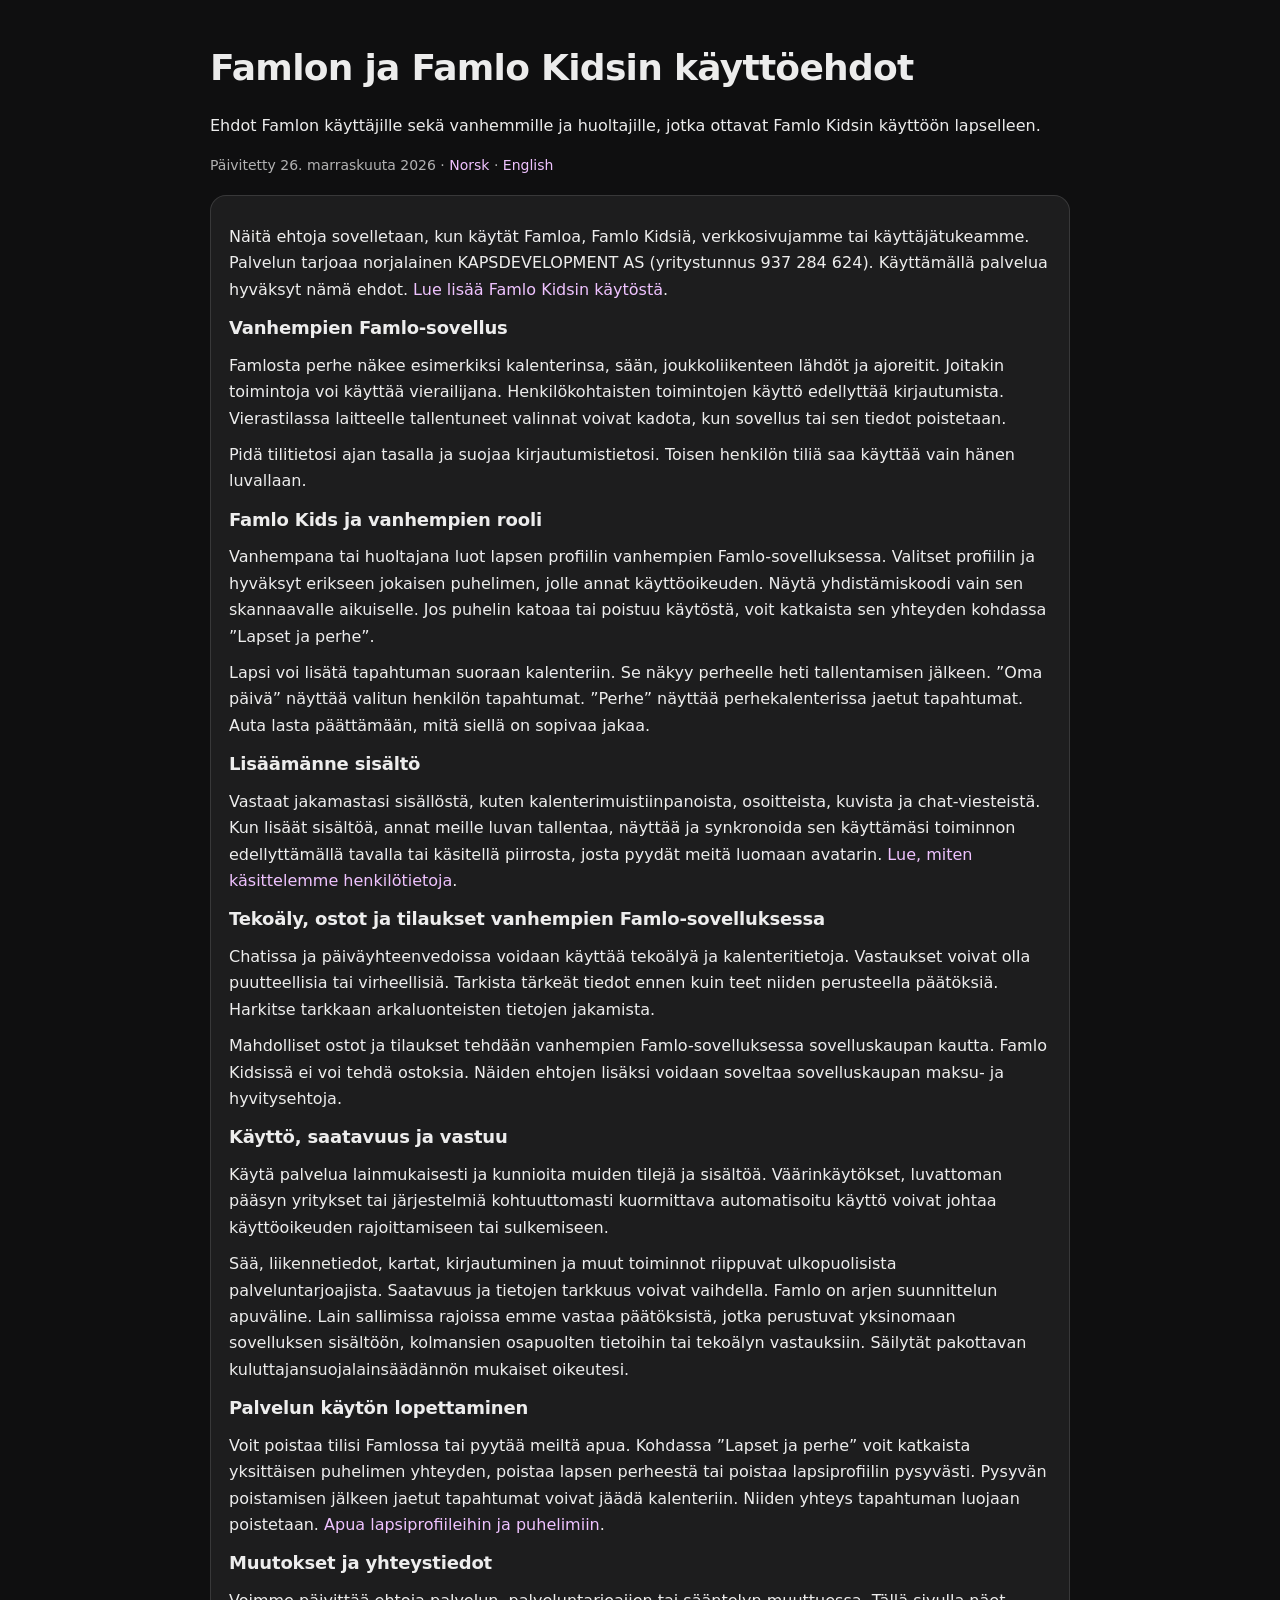
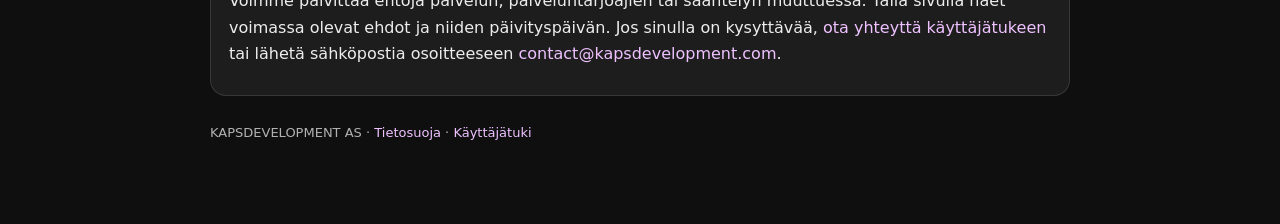
<file: fi/terms/index.html>
<!doctype html>
<html lang="fi">
<head>
  <meta charset="utf-8" />
  <meta name="viewport" content="width=device-width, initial-scale=1" />
  <meta name="color-scheme" content="dark" />
  <title>Famlon ja Famlo Kidsin käyttöehdot</title>
  <meta name="description" content="Ehdot Famlon käyttäjille sekä vanhemmille ja huoltajille, jotka ottavat Famlo Kidsin käyttöön lapselleen." />
  <meta name="robots" content="index, follow" />
  <link rel="canonical" href="https://famlo.no/fi/terms/" />
  <link rel="alternate" hreflang="nb" href="https://famlo.no/terms/" />
  <link rel="alternate" hreflang="en" href="https://famlo.no/en/terms/" />
  <link rel="alternate" hreflang="fi" href="https://famlo.no/fi/terms/" />
  <link rel="alternate" hreflang="x-default" href="https://famlo.no/terms/" />
  <link rel="icon" href="/favicon.ico" sizes="any" />
  <link rel="icon" type="image/png" sizes="192x192" href="/assets/icons/icon-192.png" />
  <link rel="apple-touch-icon" href="/apple-touch-icon.png" />
  <link rel="manifest" href="/site.webmanifest" />
  <meta property="og:site_name" content="Famlo" />
  <meta property="og:type" content="article" />
  <meta property="og:locale" content="fi_FI" />
  <meta property="og:title" content="Famlon ja Famlo Kidsin käyttöehdot" />
  <meta property="og:description" content="Ehdot Famlon käyttäjille sekä vanhemmille ja huoltajille, jotka ottavat Famlo Kidsin käyttöön lapselleen." />
  <meta property="og:url" content="https://famlo.no/fi/terms/" />

  <style>
    :root{--bg:#0f0f10;--panel:rgba(255,255,255,0.06);--text:rgba(255,255,255,0.92);--muted:rgba(255,255,255,0.68);--border:rgba(255,255,255,0.12);--accent:#b85cf1;--link:#efc2ff;--max:860px;--radius:16px}
    html{background:var(--bg)}
    html,body{min-height:100%}body{margin:0;font-family:ui-sans-serif,system-ui,-apple-system,Segoe UI,Roboto,Helvetica,Arial;background:transparent;color:var(--text);line-height:1.65}
    .wrap{max-width:var(--max);margin:0 auto;padding:28px 18px 80px}.top{display:flex;gap:14px;align-items:flex-start;justify-content:space-between;flex-wrap:wrap;margin-bottom:18px}.brand{display:flex;flex-direction:column;gap:4px}
    .badge,.pill{display:inline-flex;align-items:center;border:1px solid var(--border);background:var(--panel)}.badge{gap:10px;padding:10px 12px;border-radius:var(--radius)}.dot{width:10px;height:10px;border-radius:999px;background:var(--accent);box-shadow:0 0 0 4px rgba(184,92,241,0.18)}
    h1{font-size:clamp(26px,3.2vw,36px);margin:10px 0 2px;letter-spacing:-0.02em}h2{font-size:18px;margin:22px 0 10px;letter-spacing:-0.01em}p{margin:10px 0}.subtitle,.footer{color:var(--muted)}.subtitle{margin:0;font-size:14px}.footer{margin-top:26px;font-size:13px}
    .meta{display:flex;gap:12px;flex-wrap:wrap;margin-top:10px;color:var(--muted);font-size:13px}.pill{gap:8px;padding:7px 10px;border-radius:999px;background:rgba(0,0,0,0.10)}.card{border:1px solid var(--border);background:var(--panel);border-radius:var(--radius);padding:18px;margin-top:14px}.card h2{margin-top:0}
    ul{margin:8px 0 8px 22px}li{margin:6px 0}a{color:var(--link);text-decoration:none}a:hover{text-decoration:underline}.hr{height:1px;background:var(--border);margin:18px 0}.callout{border:1px solid rgba(184,92,241,0.35);background:rgba(184,92,241,0.10);border-radius:14px;padding:12px 14px;margin:14px 0}.callout strong{color:var(--link)}
  </style>
</head>

<body>
  <main class="wrap">
    <header class="top">
      <div class="brand">
        <h1>Famlon ja Famlo Kidsin käyttöehdot</h1>
        <p>Ehdot Famlon käyttäjille sekä vanhemmille ja huoltajille, jotka ottavat Famlo Kidsin käyttöön lapselleen.</p>
        <p class="subtitle">Päivitetty <time datetime="2026-11-26">26. marraskuuta 2026</time> · <a href="/terms/" lang="nb" hreflang="nb">Norsk</a> · <a href="/en/terms/" lang="en" hreflang="en">English</a></p>
      </div>
    </header>
    <article class="card">
      <p>Näitä ehtoja sovelletaan, kun käytät Famloa, Famlo Kidsiä, verkkosivujamme tai käyttäjätukeamme. Palvelun tarjoaa norjalainen KAPSDEVELOPMENT AS (yritystunnus 937 284 624). Käyttämällä palvelua hyväksyt nämä ehdot. <a href="#famlo-kids">Lue lisää Famlo Kidsin käytöstä</a>.</p>

      <h2>Vanhempien Famlo-sovellus</h2>
      <p>Famlosta perhe näkee esimerkiksi kalenterinsa, sään, joukkoliikenteen lähdöt ja ajoreitit. Joitakin toimintoja voi käyttää vierailijana. Henkilökohtaisten toimintojen käyttö edellyttää kirjautumista. Vierastilassa laitteelle tallentuneet valinnat voivat kadota, kun sovellus tai sen tiedot poistetaan.</p>
      <p>Pidä tilitietosi ajan tasalla ja suojaa kirjautumistietosi. Toisen henkilön tiliä saa käyttää vain hänen luvallaan.</p>

      <h2 id="famlo-kids">Famlo Kids ja vanhempien rooli</h2>
      <p>Vanhempana tai huoltajana luot lapsen profiilin vanhempien Famlo-sovelluksessa. Valitset profiilin ja hyväksyt erikseen jokaisen puhelimen, jolle annat käyttöoikeuden. Näytä yhdistämiskoodi vain sen skannaavalle aikuiselle. Jos puhelin katoaa tai poistuu käytöstä, voit katkaista sen yhteyden kohdassa ”Lapset ja perhe”.</p>
      <p>Lapsi voi lisätä tapahtuman suoraan kalenteriin. Se näkyy perheelle heti tallentamisen jälkeen. ”Oma päivä” näyttää valitun henkilön tapahtumat. ”Perhe” näyttää perhekalenterissa jaetut tapahtumat. Auta lasta päättämään, mitä siellä on sopivaa jakaa.</p>

      <h2>Lisäämänne sisältö</h2>
      <p>Vastaat jakamastasi sisällöstä, kuten kalenterimuistiinpanoista, osoitteista, kuvista ja chat-viesteistä. Kun lisäät sisältöä, annat meille luvan tallentaa, näyttää ja synkronoida sen käyttämäsi toiminnon edellyttämällä tavalla tai käsitellä piirrosta, josta pyydät meitä luomaan avatarin. <a href="/fi/privacy/">Lue, miten käsittelemme henkilötietoja</a>.</p>

      <h2>Tekoäly, ostot ja tilaukset vanhempien Famlo-sovelluksessa</h2>
      <p>Chatissa ja päiväyhteenvedoissa voidaan käyttää tekoälyä ja kalenteritietoja. Vastaukset voivat olla puutteellisia tai virheellisiä. Tarkista tärkeät tiedot ennen kuin teet niiden perusteella päätöksiä. Harkitse tarkkaan arkaluonteisten tietojen jakamista.</p>
      <p>Mahdolliset ostot ja tilaukset tehdään vanhempien Famlo-sovelluksessa sovelluskaupan kautta. Famlo Kidsissä ei voi tehdä ostoksia. Näiden ehtojen lisäksi voidaan soveltaa sovelluskaupan maksu- ja hyvitysehtoja.</p>

      <h2>Käyttö, saatavuus ja vastuu</h2>
      <p>Käytä palvelua lainmukaisesti ja kunnioita muiden tilejä ja sisältöä. Väärinkäytökset, luvattoman pääsyn yritykset tai järjestelmiä kohtuuttomasti kuormittava automatisoitu käyttö voivat johtaa käyttöoikeuden rajoittamiseen tai sulkemiseen.</p>
      <p>Sää, liikennetiedot, kartat, kirjautuminen ja muut toiminnot riippuvat ulkopuolisista palveluntarjoajista. Saatavuus ja tietojen tarkkuus voivat vaihdella. Famlo on arjen suunnittelun apuväline. Lain sallimissa rajoissa emme vastaa päätöksistä, jotka perustuvat yksinomaan sovelluksen sisältöön, kolmansien osapuolten tietoihin tai tekoälyn vastauksiin. Säilytät pakottavan kuluttajansuojalainsäädännön mukaiset oikeutesi.</p>

      <h2>Palvelun käytön lopettaminen</h2>
      <p>Voit poistaa tilisi Famlossa tai pyytää meiltä apua. Kohdassa ”Lapset ja perhe” voit katkaista yksittäisen puhelimen yhteyden, poistaa lapsen perheestä tai poistaa lapsiprofiilin pysyvästi. Pysyvän poistamisen jälkeen jaetut tapahtumat voivat jäädä kalenteriin. Niiden yhteys tapahtuman luojaan poistetaan. <a href="/fi/support/#famlo-kids">Apua lapsiprofiileihin ja puhelimiin</a>.</p>

      <h2>Muutokset ja yhteystiedot</h2>
      <p>Voimme päivittää ehtoja palvelun, palveluntarjoajien tai sääntelyn muuttuessa. Tällä sivulla näet voimassa olevat ehdot ja niiden päivityspäivän. Jos sinulla on kysyttävää, <a href="/fi/support/">ota yhteyttä käyttäjätukeen</a> tai lähetä sähköpostia osoitteeseen <a href="mailto:contact@kapsdevelopment.com">contact@kapsdevelopment.com</a>.</p>
    </article>
    <footer class="footer">
      KAPSDEVELOPMENT AS · <a href="/fi/privacy/">Tietosuoja</a> · <a href="/fi/support/">Käyttäjätuki</a>
    </footer>
  </main>
</body>
</html>
</file>
<file: styles.css>
:root {
  --bg: #f4ebde;
  --paper: #fffaf2;
  --paper-strong: #fffdf8;
  --ink: #1e1b16;
  --muted: #5d5349;
  --muted-soft: #7c7064;
  --line: #1e1b16;
  --lime: #c8f66a;
  --sky: #53c8ef;
  --orange: #ffaa18;
  --plum: #bb1ba3;
  --purple-deep: #6f21b6;
  --yellow: #ffde00;
  --cream-shadow: rgba(30, 27, 22, 0.16);
  --card-shadow: 0 12px 0 var(--line);
  --border-strong: 4px solid var(--line);
  --radius-xl: 38px;
  --radius-lg: 28px;
  --radius-md: 20px;
  --radius-pill: 999px;
  --font-display: "Baloo 2", "Trebuchet MS", sans-serif;
  --font-body: "Nunito", "Trebuchet MS", sans-serif;
  --max-width: 1180px;
}

* {
  box-sizing: border-box;
}

html {
  scroll-behavior: smooth;
}

body {
  margin: 0;
  min-height: 100vh;
  color: var(--ink);
  font-family: var(--font-body);
  background:
    radial-gradient(circle at 15% 10%, rgba(83, 200, 239, 0.24), transparent 26%),
    radial-gradient(circle at 85% 18%, rgba(255, 170, 24, 0.24), transparent 24%),
    radial-gradient(circle at 70% 78%, rgba(187, 27, 163, 0.18), transparent 26%),
    var(--bg);
  line-height: 1.6;
}

body.page-support {
  background:
    radial-gradient(circle at 10% 16%, rgba(200, 246, 106, 0.24), transparent 22%),
    radial-gradient(circle at 86% 14%, rgba(83, 200, 239, 0.2), transparent 24%),
    radial-gradient(circle at 72% 84%, rgba(187, 27, 163, 0.16), transparent 24%),
    var(--bg);
}

.site-noise {
  position: fixed;
  inset: 0;
  pointer-events: none;
  opacity: 0.34;
  background-image: radial-gradient(rgba(30, 27, 22, 0.09) 1px, transparent 1px);
  background-size: 18px 18px;
  z-index: -1;
}

img {
  display: block;
  max-width: 100%;
}

a {
  color: inherit;
  text-decoration: none;
}

p {
  margin: 0;
}

.container {
  width: min(calc(100% - 32px), var(--max-width));
  margin: 0 auto;
}

.section {
  padding: 34px 0;
}

.site-header {
  position: sticky;
  top: 0;
  z-index: 20;
  padding: 18px 0 0;
}

.nav-shell {
  display: flex;
  align-items: center;
  justify-content: space-between;
  gap: 20px;
  padding: 14px 18px;
  border: var(--border-strong);
  border-radius: 30px;
  background: rgba(255, 250, 242, 0.92);
  box-shadow: 0 10px 0 rgba(30, 27, 22, 0.9);
  backdrop-filter: blur(8px);
}

.brand {
  display: flex;
  align-items: center;
  gap: 14px;
  min-width: 0;
}

.brand-icon {
  width: 60px;
  height: 60px;
  border-radius: 18px;
  overflow: hidden;
  border: 3px solid var(--line);
  background: var(--paper-strong);
  box-shadow: 0 6px 0 var(--line);
  flex: 0 0 auto;
}

.brand-icon img {
  width: 100%;
  height: 100%;
  object-fit: cover;
}

.brand-copy {
  display: flex;
  flex-direction: column;
  line-height: 1;
}

.brand-copy strong {
  font-family: var(--font-display);
  font-size: 2rem;
  letter-spacing: 0.02em;
}

.brand-copy small {
  font-weight: 800;
  color: var(--muted);
  letter-spacing: 0.04em;
  text-transform: uppercase;
}

.nav-links {
  display: flex;
  align-items: center;
  flex-wrap: wrap;
  justify-content: flex-end;
  gap: 10px;
}

.language-switcher {
  display: inline-flex;
  align-items: center;
  gap: 4px;
  padding: 4px;
  border: 3px solid var(--line);
  border-radius: var(--radius-pill);
  background: rgba(255, 250, 242, 0.88);
  box-shadow: 0 5px 0 var(--line);
}

.language-switcher a {
  min-width: 42px;
  padding: 7px 10px;
  border: 0;
  border-radius: var(--radius-pill);
  background: transparent;
  box-shadow: none;
  font-size: 0.82rem;
  font-weight: 900;
  letter-spacing: 0.05em;
  text-align: center;
  text-transform: uppercase;
}

.language-switcher a:hover {
  transform: none;
  box-shadow: none;
  background: rgba(30, 27, 22, 0.08);
}

.language-switcher a.is-active {
  background: var(--lime);
  color: var(--ink);
}

.nav-links a,
.text-link {
  padding: 10px 16px;
  border: 3px solid var(--line);
  border-radius: var(--radius-pill);
  background: var(--paper);
  box-shadow: 0 5px 0 var(--line);
  font-weight: 800;
  transition: transform 160ms ease, box-shadow 160ms ease, background 160ms ease;
}

.nav-links a:hover,
.text-link:hover,
.button:hover {
  transform: translateY(-2px);
  box-shadow: 0 7px 0 var(--line);
}

.hero-section {
  padding-top: 42px;
}

.hero-grid,
.support-hero-grid {
  display: grid;
  grid-template-columns: minmax(0, 1.02fr) minmax(0, 0.98fr);
  gap: 28px;
  align-items: center;
}

.support-hero-grid {
  align-items: start;
}

.hero-copy,
.hero-visual,
.story-card,
.support-panel,
.form-card,
.quick-link-card,
.value-card,
.feature-card,
.cta-banner {
  border: var(--border-strong);
  border-radius: var(--radius-xl);
  box-shadow: var(--card-shadow);
}

.hero-copy {
  padding: 12px 0;
  border: 0;
  box-shadow: none;
}

.eyebrow {
  display: inline-flex;
  align-items: center;
  justify-content: center;
  margin-bottom: 16px;
  padding: 8px 16px;
  border: 3px solid var(--line);
  border-radius: var(--radius-pill);
  background: #111;
  color: #fff;
  font-size: 0.95rem;
  font-weight: 800;
  letter-spacing: 0.08em;
  text-transform: uppercase;
}

.eyebrow.lime {
  background: var(--lime);
  color: var(--ink);
}

h1,
h2,
h3 {
  margin: 0;
  font-family: var(--font-display);
  line-height: 0.95;
}

h1 {
  font-size: clamp(3.3rem, 6vw, 6.2rem);
  max-width: 11ch;
}

h2 {
  font-size: clamp(2.2rem, 4vw, 4rem);
}

h3 {
  font-size: clamp(1.55rem, 2.3vw, 2rem);
}

.hero-lead,
.section-heading p,
.story-card > p,
.feature-card p,
.value-card p,
.cta-banner p,
.support-copy,
.form-intro,
.faq-content p,
.support-panel p,
.quick-link-card p {
  color: var(--muted);
  font-size: 1.08rem;
}

.hero-lead {
  max-width: 57ch;
  margin-top: 18px;
}

.support-copy {
  margin-top: 14px;
  max-width: 58ch;
}

.cta-row {
  display: flex;
  flex-wrap: wrap;
  gap: 12px;
  margin-top: 24px;
}

.button {
  display: inline-flex;
  align-items: center;
  justify-content: center;
  min-height: 56px;
  padding: 12px 20px;
  border: var(--border-strong);
  border-radius: var(--radius-pill);
  box-shadow: 0 7px 0 var(--line);
  font-size: 1rem;
  font-weight: 900;
  text-align: center;
  transition: transform 160ms ease, box-shadow 160ms ease, background 160ms ease;
}

.button-primary {
  background: var(--lime);
}

.button-secondary {
  background: var(--paper);
}

.store-badge-link {
  display: inline-flex;
  align-items: center;
  justify-content: center;
  min-height: 56px;
  transition: transform 160ms ease;
}

.store-badge-link:hover {
  transform: translateY(-2px);
}

.store-badge-link:focus-visible {
  outline: 3px solid var(--line);
  outline-offset: 5px;
  border-radius: 14px;
}

.store-badge-link img {
  display: block;
  width: auto;
  height: 66px;
}

.hero-chip-row {
  display: flex;
  flex-wrap: wrap;
  gap: 10px;
  margin-top: 26px;
}

.hero-chip,
.feature-label,
.card-tag,
.sticker-label,
.summary-kicker {
  display: inline-flex;
  align-items: center;
  justify-content: center;
  width: fit-content;
  padding: 7px 14px;
  border: 3px solid var(--line);
  border-radius: var(--radius-pill);
  background: #111;
  color: #fff;
  font-size: 0.85rem;
  font-weight: 900;
  letter-spacing: 0.08em;
  text-transform: uppercase;
}

.hero-chip {
  background: var(--paper);
  color: var(--ink);
}

.hero-chip.blue {
  background: var(--sky);
}

.hero-chip.orange {
  background: var(--orange);
}

.hero-chip.purple {
  background: var(--plum);
  color: #fff;
}

.visual-stage {
  display: flex;
  flex-direction: column;
  gap: 18px;
}

.hero-visual {
  padding: 18px;
  background: rgba(255, 250, 242, 0.55);
}

.promo-frame {
  position: relative;
  z-index: 1;
  width: min(100%, 540px);
  margin-inline: auto;
  padding: 18px;
  border-radius: 42px;
  border: 5px solid var(--line);
  background:
    radial-gradient(circle at top right, rgba(255, 255, 255, 0.46), transparent 28%),
    linear-gradient(145deg, #c41fb4, #7d27c5 55%, #5b22aa);
  box-shadow: 0 18px 0 var(--line);
}

.promo-frame img {
  width: 100%;
  border-radius: 30px;
}

.visual-callouts {
  display: flex;
  align-items: flex-start;
  justify-content: space-between;
  gap: 16px;
}

.visual-callouts-top {
  margin-bottom: 4px;
}

.visual-callouts-bottom {
  margin-top: 4px;
}

.sticker-card,
.mascot-chip {
  border: var(--border-strong);
  border-radius: 26px;
  box-shadow: 0 9px 0 var(--line);
  padding: 16px 18px;
}

.sticker-card {
  width: min(248px, 48%);
}

.sticker-card strong {
  display: block;
  margin-top: 10px;
  font-size: 1.08rem;
  line-height: 1.25;
}

.sticker-card.lime {
  background: var(--lime);
  animation: floaty 5.6s ease-in-out infinite;
}

.sticker-card.paper {
  background: var(--paper);
  animation: floaty 6.2s ease-in-out infinite reverse;
}

.tilt-left {
  transform: rotate(-5deg);
}

.tilt-right {
  transform: rotate(6deg);
}

.mascot-chip {
  display: flex;
  align-items: center;
  gap: 14px;
  width: min(360px, 100%);
  background: rgba(255, 250, 242, 0.96);
  animation: bob 6.8s ease-in-out infinite;
}

.mascot-chip img {
  width: 72px;
  height: 72px;
  object-fit: cover;
  border-radius: 20px;
  border: 3px solid var(--line);
  background: #fff;
  flex: 0 0 auto;
}

.mascot-chip span {
  display: block;
  font-size: 0.8rem;
  font-weight: 900;
  letter-spacing: 0.07em;
  text-transform: uppercase;
  color: var(--muted-soft);
}

.mascot-chip strong {
  display: block;
  margin-top: 4px;
  line-height: 1.25;
  font-size: 1rem;
}

.showcase-section {
  padding-top: 8px;
}

.showcase-heading {
  margin-inline: auto;
  text-align: center;
}

.showcase-carousel {
  display: grid;
  grid-template-columns: minmax(0, 210px) minmax(0, 1fr) minmax(0, 210px);
  gap: 22px;
  align-items: center;
}

.showcase-main-stage {
  display: grid;
  gap: 16px;
  justify-items: center;
}

.showcase-side-button {
  display: grid;
  gap: 0;
  padding: 0;
  border: 0;
  background: transparent;
  color: inherit;
  cursor: pointer;
  text-align: center;
  transition: transform 180ms ease;
}

.showcase-side-button:hover,
.showcase-side-button:focus-visible {
  transform: translateY(-4px);
}

.showcase-side-button:focus-visible {
  outline: 3px solid var(--line);
  outline-offset: 4px;
}

.tablet-frame {
  width: 100%;
  padding: 12px;
  border: 4px solid var(--line);
  border-radius: 40px;
  background:
    linear-gradient(180deg, rgba(255, 255, 255, 0.96), rgba(241, 231, 217, 0.96));
  box-shadow: 0 14px 0 var(--line);
}

.tablet-frame-large {
  max-width: 646px;
  margin-inline: auto;
}

.tablet-frame-small {
  max-width: 210px;
  margin-inline: auto;
}

.tablet-shell {
  position: relative;
  padding: 14px;
  border-radius: 30px;
  background: linear-gradient(180deg, #171717, #090909);
}

.tablet-camera {
  position: absolute;
  top: 7px;
  left: 50%;
  width: 68px;
  height: 8px;
  border-radius: 999px;
  background: rgba(255, 255, 255, 0.16);
  transform: translateX(-50%);
}

.tablet-screen {
  aspect-ratio: 4 / 3;
  overflow: hidden;
  border-radius: 22px;
  background: #f7f1e5;
}

.showcase-screen-image {
  width: 100%;
  height: 100%;
  object-fit: contain;
}

.showcase-screen-placeholder {
  display: flex;
  height: 100%;
  flex-direction: column;
  justify-content: space-between;
  padding: 18px;
  color: var(--ink);
}

.showcase-tone-sky {
  background:
    radial-gradient(circle at top right, rgba(255, 255, 255, 0.38), transparent 28%),
    linear-gradient(180deg, #69c7ef, #4db8e8);
}

.showcase-tone-paper {
  background:
    radial-gradient(circle at top right, rgba(83, 200, 239, 0.18), transparent 26%),
    linear-gradient(180deg, #fff9ef, #f8eedf);
}

.showcase-tone-plum {
  background:
    radial-gradient(circle at top right, rgba(255, 255, 255, 0.22), transparent 30%),
    linear-gradient(180deg, #c21ab3, #7c20b8 62%, #5b22aa);
  color: #fff;
}

.showcase-screen-top {
  display: flex;
  align-items: center;
  justify-content: space-between;
  gap: 12px;
}

.showcase-screen-kicker,
.showcase-screen-status {
  display: inline-flex;
  align-items: center;
  justify-content: center;
  min-height: 34px;
  padding: 6px 12px;
  border: 3px solid var(--line);
  border-radius: var(--radius-pill);
  box-shadow: 0 4px 0 var(--line);
  font-size: 0.82rem;
  font-weight: 900;
  letter-spacing: 0.04em;
  text-transform: uppercase;
}

.showcase-screen-kicker {
  background: #111;
  color: #fff;
}

.showcase-screen-status {
  background: var(--paper);
  color: var(--ink);
}

.showcase-tone-plum .showcase-screen-status {
  background: var(--yellow);
}

.showcase-screen-body {
  display: grid;
  gap: 8px;
}

.showcase-screen-title {
  font-family: var(--font-display);
  font-size: clamp(1.7rem, 2.8vw, 3rem);
  line-height: 0.95;
  letter-spacing: -0.02em;
}

.showcase-screen-subtitle {
  max-width: 28ch;
  font-size: 1rem;
  font-weight: 800;
  color: inherit;
  opacity: 0.86;
}

.showcase-screen-panels {
  display: grid;
  gap: 10px;
}

.showcase-screen-panel {
  display: flex;
  align-items: center;
  justify-content: space-between;
  gap: 12px;
  padding: 12px 14px;
  border: 3px solid var(--line);
  border-radius: 20px;
  box-shadow: 0 5px 0 var(--line);
  background: rgba(255, 250, 242, 0.95);
  color: var(--ink);
}

.showcase-screen-panel strong {
  font-size: 0.98rem;
  line-height: 1.15;
}

.showcase-screen-panel span {
  font-size: 0.88rem;
  font-weight: 900;
  color: var(--muted);
}

.showcase-dots {
  display: flex;
  align-items: center;
  justify-content: center;
  gap: 8px;
}

.showcase-dot {
  width: 12px;
  height: 12px;
  border: 2px solid var(--line);
  border-radius: 999px;
  background: rgba(255, 250, 242, 0.75);
}

.showcase-dot.is-active {
  background: var(--lime);
}

.section-heading {
  max-width: 760px;
  margin-bottom: 22px;
}

.section-heading h2 {
  margin-bottom: 12px;
}

.value-grid {
  display: grid;
  grid-template-columns: repeat(2, minmax(0, 1fr));
  gap: 18px;
}

.value-card,
.feature-card,
.quick-link-card,
.support-panel,
.form-card,
.story-card,
.cta-banner {
  padding: 24px;
}

.value-card h3,
.feature-card h3,
.quick-link-card h3,
.story-point h3 {
  margin-top: 14px;
  margin-bottom: 10px;
}

.value-card.sky,
.feature-card.sky {
  background: var(--sky);
}

.value-card.orange,
.feature-card.orange {
  background: var(--orange);
}

.value-card.paper,
.feature-card.paper,
.quick-link-card,
.story-card,
.form-card {
  background: var(--paper);
}

.value-card.plum,
.feature-card.plum {
  background:
    radial-gradient(circle at top right, rgba(255, 255, 255, 0.18), transparent 28%),
    linear-gradient(160deg, #c61aac, #7e1eb0 62%);
  color: #fff;
}

.value-card.plum p,
.feature-card.plum p {
  color: rgba(255, 245, 251, 0.88);
}

.feature-layout {
  display: grid;
  grid-template-columns: minmax(0, 0.92fr) minmax(0, 1.08fr);
  gap: 20px;
  align-items: stretch;
}

.story-card > p {
  margin-top: 16px;
}

.story-points {
  display: grid;
  gap: 16px;
  margin-top: 22px;
}

.story-point {
  padding: 18px 18px 16px;
  border: 3px solid var(--line);
  border-radius: 24px;
  background: rgba(255, 255, 255, 0.45);
  box-shadow: 0 6px 0 var(--line);
}

.story-point p {
  margin-top: 8px;
  color: var(--muted);
}

.dashboard-grid {
  display: grid;
  grid-template-columns: repeat(2, minmax(0, 1fr));
  gap: 18px;
}

.feature-card {
  min-height: 235px;
}

.feature-card p {
  margin-top: 12px;
}

.cta-banner {
  display: grid;
  grid-template-columns: minmax(0, 1fr) auto;
  gap: 20px;
  align-items: center;
  background:
    radial-gradient(circle at 85% 20%, rgba(255, 255, 255, 0.16), transparent 22%),
    linear-gradient(145deg, #b619a4, #7b1eb0 60%, #5d219f);
  color: #fff;
}

.cta-banner p {
  margin-top: 14px;
  color: rgba(255, 245, 251, 0.88);
}

.cta-banner .button-primary,
.cta-banner .button-secondary {
  color: var(--ink);
}

.cta-stack {
  display: flex;
  flex-direction: column;
  gap: 12px;
  align-items: stretch;
}

.support-hero {
  padding-top: 42px;
}

.quick-link-grid {
  display: grid;
  grid-template-columns: repeat(3, minmax(0, 1fr));
  gap: 18px;
}

.support-hero-side {
  display: grid;
  gap: 18px;
}

.support-summary-card {
  padding: 24px;
  border: var(--border-strong);
  border-radius: var(--radius-xl);
  box-shadow: var(--card-shadow);
  background:
    radial-gradient(circle at top right, rgba(255, 255, 255, 0.2), transparent 26%),
    linear-gradient(155deg, #b91aa4, #7b24ba 58%, #5b22aa);
  color: #fff;
}

.support-summary-card h2 {
  margin-top: 12px;
  max-width: 11ch;
}

.support-summary-card > p {
  margin-top: 14px;
  color: rgba(255, 245, 251, 0.9);
  font-size: 1.02rem;
}

.support-mini-list {
  display: grid;
  gap: 14px;
  margin-top: 20px;
}

.support-mini-item {
  display: grid;
  grid-template-columns: auto 1fr;
  gap: 14px;
  align-items: start;
  padding: 16px;
  border: 3px solid var(--line);
  border-radius: 24px;
  box-shadow: 0 6px 0 var(--line);
  background: rgba(255, 250, 242, 0.95);
  color: var(--ink);
}

.support-mini-item span {
  display: inline-flex;
  align-items: center;
  justify-content: center;
  width: 46px;
  height: 46px;
  border: 3px solid var(--line);
  border-radius: 16px;
  box-shadow: 0 4px 0 var(--line);
  background: var(--lime);
  font-family: var(--font-display);
  font-size: 1.45rem;
  font-weight: 900;
  line-height: 1;
}

.support-mini-item strong {
  display: block;
  font-family: var(--font-display);
  font-size: 1.38rem;
  line-height: 1;
}

.support-mini-item p {
  margin-top: 7px;
  color: var(--muted);
  font-size: 0.98rem;
}

.support-pill-row {
  display: flex;
  flex-wrap: wrap;
  gap: 10px;
  margin-top: 20px;
}

.quick-link-card {
  background:
    radial-gradient(circle at top right, rgba(255, 255, 255, 0.54), transparent 26%),
    var(--paper);
}

.quick-link-card p {
  margin-top: 12px;
  margin-bottom: 18px;
}

.support-panel h2,
.form-card h2 {
  margin-bottom: 14px;
}

.support-panel {
  background:
    radial-gradient(circle at top right, rgba(255, 255, 255, 0.18), transparent 22%),
    linear-gradient(160deg, #b71a9e, #7f1eb0 60%);
  color: #fff;
}

.support-panel p {
  margin-top: 12px;
  color: rgba(255, 245, 251, 0.9);
}

.support-panel .eyebrow {
  background: var(--yellow);
  color: var(--ink);
}

.support-panel .button-primary,
.support-panel .button-secondary {
  color: var(--ink);
}

.form-card {
  background:
    radial-gradient(circle at top right, rgba(83, 200, 239, 0.22), transparent 24%),
    var(--paper);
}

.form-intro {
  margin-bottom: 16px;
}

.form-status {
  display: none;
  margin: 0 0 16px;
  padding: 14px 16px;
  border-radius: 18px;
  border: 3px solid var(--line);
  box-shadow: 0 5px 0 var(--line);
  background: #fff;
  font-weight: 800;
}

.form-status.is-visible {
  display: block;
}

.form-status.is-success {
  background: #dff5bb;
}

.form-status.is-error {
  background: #ffd7d7;
}

.form-status.is-pending {
  background: #fff3bb;
}

.honeypot {
  display: none;
}

.form-grid {
  display: grid;
  grid-template-columns: repeat(2, minmax(0, 1fr));
  gap: 14px;
}

.field {
  display: flex;
  flex-direction: column;
  gap: 8px;
  margin-top: 14px;
}

.field label {
  font-weight: 900;
}

.field input,
.field select,
.field textarea {
  width: 100%;
  padding: 14px 16px;
  border: 3px solid var(--line);
  border-radius: 20px;
  background: #fffefb;
  box-shadow: 0 5px 0 var(--line);
  font: inherit;
  color: var(--ink);
  resize: vertical;
  outline: none;
  transition: transform 140ms ease, box-shadow 140ms ease;
}

.field input:focus,
.field select:focus,
.field textarea:focus {
  transform: translateY(-1px);
  box-shadow: 0 6px 0 var(--line);
}

.submit-row {
  margin-top: 20px;
}

.form-hint {
  margin-top: 12px;
  color: var(--muted-soft);
  font-size: 0.98rem;
}

.faq-list {
  display: grid;
  gap: 14px;
}

.faq-item {
  overflow: hidden;
  border: var(--border-strong);
  border-radius: 26px;
  background: var(--paper);
  box-shadow: 0 8px 0 var(--line);
}

.faq-item summary {
  position: relative;
  cursor: pointer;
  padding: 20px 56px 20px 20px;
  list-style: none;
  font-family: var(--font-display);
  font-size: 1.45rem;
  line-height: 1.1;
}

.faq-item summary::-webkit-details-marker {
  display: none;
}

.faq-item summary::after {
  content: "+";
  position: absolute;
  right: 20px;
  top: 16px;
  font-family: var(--font-display);
  font-size: 2rem;
}

.faq-item[open] summary::after {
  content: "–";
}

.faq-content {
  padding: 0 20px 20px;
}

.site-footer {
  padding: 14px 0 34px;
}

.footer-shell {
  display: flex;
  justify-content: space-between;
  gap: 18px;
  padding: 20px 22px;
  border: var(--border-strong);
  border-radius: 30px;
  background: rgba(255, 250, 242, 0.92);
  box-shadow: 0 9px 0 var(--line);
}

.footer-links {
  display: flex;
  flex-wrap: wrap;
  justify-content: flex-end;
  gap: 10px;
}

.footer-links a {
  font-weight: 800;
}

.footer-note {
  margin-top: 18px;
  text-align: center;
  color: var(--muted-soft);
  font-weight: 800;
}

.reveal {
  opacity: 0;
  transform: translateY(22px) scale(0.98);
  transition:
    opacity 520ms ease,
    transform 520ms ease;
}

.reveal.is-visible {
  opacity: 1;
  transform: translateY(0) scale(1);
}

@keyframes floaty {
  0%,
  100% {
    transform: translateY(0) rotate(-5deg);
  }

  50% {
    transform: translateY(-10px) rotate(-3deg);
  }
}

@keyframes bob {
  0%,
  100% {
    transform: translateY(0);
  }

  50% {
    transform: translateY(-8px);
  }
}

@media (max-width: 1080px) {
  .hero-grid,
  .support-hero-grid,
  .feature-layout,
  .cta-banner {
    grid-template-columns: 1fr;
  }

  .visual-stage {
    gap: 16px;
  }

  .value-grid,
  .quick-link-grid {
    grid-template-columns: repeat(2, minmax(0, 1fr));
  }

  .showcase-carousel {
    grid-template-columns: repeat(2, minmax(0, 1fr));
  }

  .showcase-main-stage {
    grid-column: 1 / -1;
    order: -1;
  }

  .showcase-side-button-prev {
    justify-self: start;
  }

  .showcase-side-button-next {
    justify-self: end;
  }

}

@media (max-width: 820px) {
  .site-header {
    position: static;
    padding-top: 16px;
  }

  .nav-shell,
  .footer-shell,
  .support-hero-grid {
    flex-direction: column;
    align-items: flex-start;
  }

  .nav-links,
  .footer-links {
    justify-content: flex-start;
  }

  .language-switcher {
    order: 2;
  }

  .support-hero-grid {
    display: block;
  }

  .dashboard-grid,
  .value-grid,
  .quick-link-grid,
  .form-grid {
    grid-template-columns: 1fr;
  }

  .showcase-carousel {
    grid-template-columns: 1fr;
  }

  .showcase-side-button-prev,
  .showcase-side-button-next {
    justify-self: center;
  }

  .promo-frame {
    width: 100%;
  }

  .visual-callouts,
  .visual-callouts-bottom {
    flex-direction: column;
    align-items: stretch;
  }

  .sticker-card {
    width: 100%;
  }

  .sticker-card.lime,
  .sticker-card.paper {
    animation: none;
  }

  .tilt-left,
  .tilt-right {
    transform: none;
  }

  .mascot-chip {
    width: 100%;
    animation: none;
  }
}

@media (max-width: 560px) {
  .container {
    width: min(calc(100% - 20px), var(--max-width));
  }

  .section {
    padding: 26px 0;
  }

  .nav-shell,
  .value-card,
  .feature-card,
  .quick-link-card,
  .story-card,
  .support-panel,
  .form-card,
  .cta-banner,
  .footer-shell {
    border-radius: 24px;
  }

  .brand-copy strong {
    font-size: 1.7rem;
  }

  h1 {
    max-width: none;
  }

  .button,
  .store-badge-link,
  .nav-links a,
  .text-link,
  .language-switcher {
    width: 100%;
  }

  .language-switcher {
    justify-content: center;
  }

  .store-badge-link img {
    height: auto;
    width: min(100%, 240px);
  }

  .cta-row,
  .cta-stack {
    width: 100%;
  }

  .showcase-side-button {
    width: 100%;
  }

  .showcase-screen-placeholder {
    padding: 14px;
  }

  .showcase-screen-title {
    font-size: 1.5rem;
  }

  .support-mini-item {
    grid-template-columns: 1fr;
  }

  .support-mini-item span {
    width: 42px;
    height: 42px;
  }
  .faq-item summary {
    font-size: 1.28rem;
  }
}

@media (prefers-reduced-motion: reduce) {
  html {
    scroll-behavior: auto;
  }

  *,
  *::before,
  *::after {
    animation: none !important;
    transition: none !important;
  }

  .reveal {
    opacity: 1;
    transform: none;
  }
}
</file>
